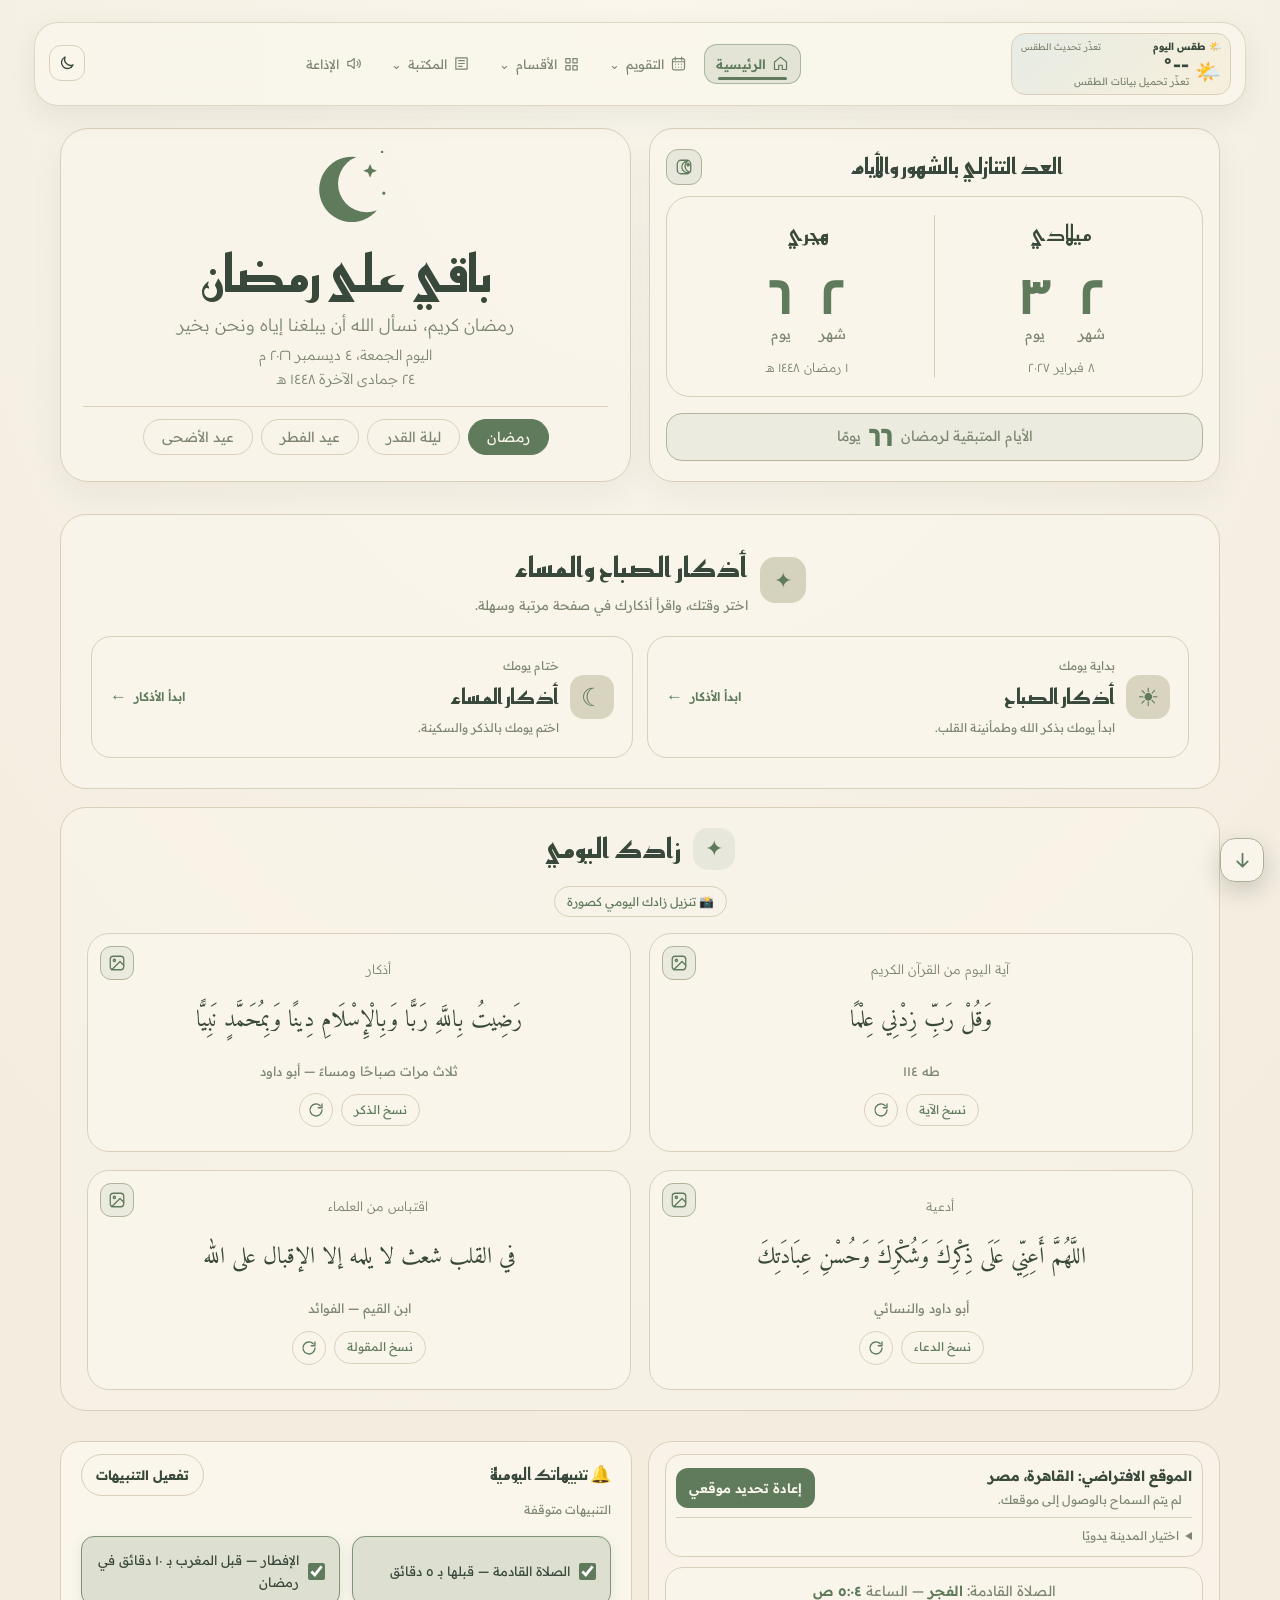
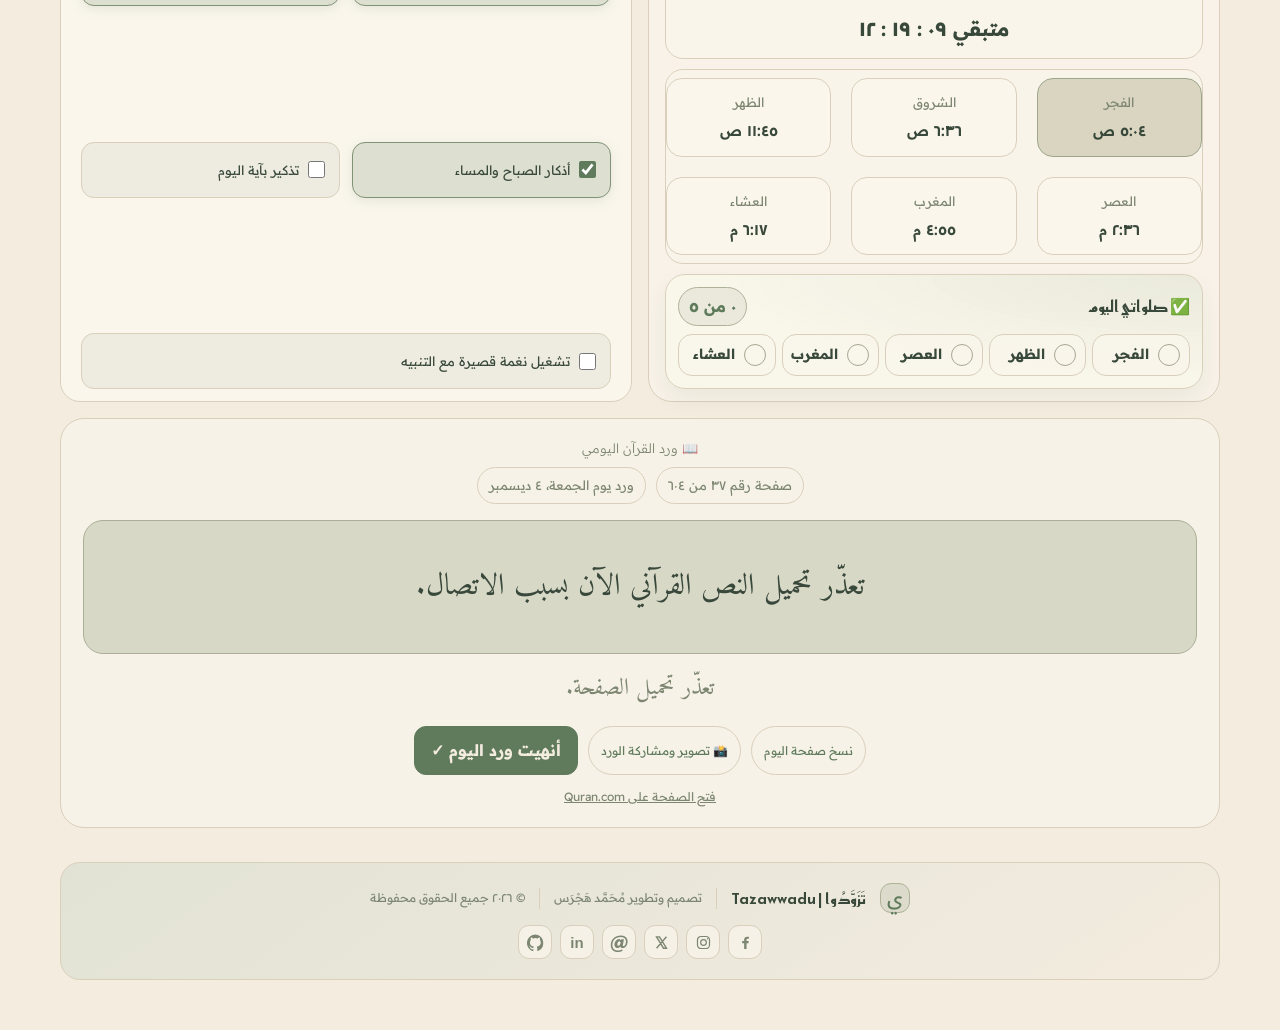
<file: index.html>
<!DOCTYPE html>
<html lang="ar" dir="rtl">
<head>
<meta charset="utf-8">
<meta name="viewport" content="width=device-width, initial-scale=1, viewport-fit=cover">
<meta name="theme-color" content="#F3ECDF">
<title>تَزَوَّدُوا | Tazawwadu</title>
<link rel="icon" type="image/svg+xml" href="favicon.svg">
<link rel="preconnect" href="https://fonts.googleapis.com">
<link href="https://fonts.googleapis.com/css2?family=Amiri:wght@400;700&family=Readex+Pro:wght@300;400;600&family=Reem+Kufi:wght@500;700&display=swap" rel="stylesheet">
<link rel="stylesheet" href="styles.css">
</head>
<body>

<nav class="motion-nav" aria-label="التنقل الرئيسي">
  <div class="motion-nav-info">
    <section class="weather-mini" id="weatherMini" aria-label="طقس اليوم">
      <div class="weather-mini-head"><span class="weather-mini-title">🌤️ طقس اليوم</span><span class="weather-mini-status" id="weatherStatus">جارٍ تحميل الطقس…</span></div>
      <div class="weather-mini-main"><span class="weather-mini-icon" id="weatherIcon">🌤️</span><div><div class="weather-mini-temp" id="weatherTemp">--°</div><div class="weather-mini-desc" id="weatherDesc">حالة الطقس</div></div></div>
      <div class="weather-mini-details"><span id="weatherRange">العظمى --° / الصغرى --°</span><span id="weatherWind">الرياح -- كم/س</span></div>
    </section>
  </div>
  <div class="motion-links" id="primaryNavLinks">
    <button class="theme" id="theme" type="button" aria-label="تبديل الوضع الداكن أو الفاتح" title="تبديل الوضع"></button>
    <button class="nav-menu-toggle" id="navMenuToggle" type="button" aria-label="فتح قائمة التنقل" aria-expanded="false" aria-controls="primaryNavLinks">
      <svg viewBox="0 0 24 24" aria-hidden="true"><path d="M4 6h16M4 12h16M4 18h16"/></svg>
    </button>
    <a href="#home" class="active"><svg class="nav-icon" viewBox="0 0 24 24" aria-hidden="true"><path d="m3.5 10 8.5-7 8.5 7v10.5h-6v-6h-5v6h-6z"/></svg><span class="nav-label">الرئيسية</span></a>
    <div class="calendar-nav-dropdown">
      <button class="calendar-nav-toggle" id="calendarMenuToggle" type="button" aria-haspopup="true" aria-expanded="false" aria-controls="calendarMenu">
        <svg class="nav-icon" viewBox="0 0 24 24" aria-hidden="true"><rect x="3.5" y="5" width="17" height="16" rx="2.5"/><path d="M7.5 3v4M16.5 3v4M3.5 9.5h17M8 13h.01M12 13h.01M16 13h.01M8 17h.01M12 17h.01M16 17h.01"/></svg><span class="nav-label">التقويم</span><span class="calendar-nav-chevron" aria-hidden="true">⌄</span>
      </button>
      <div class="calendar-nav-menu" id="calendarMenu" hidden>
        <button type="button" id="currentCalendarOption">تقويم الشهر الحالي</button>
        <button type="button" id="ramadanCalendarOption">تقويم رمضان ١٤٤٨ هـ</button>
      </div>
    </div>
    <details class="nav-group">
      <summary><svg class="nav-icon" viewBox="0 0 24 24" aria-hidden="true"><path d="M4 5h6v6H4zM14 5h6v6h-6zM4 15h6v6H4zM14 15h6v6h-6z"/></svg><span class="nav-label">الأقسام</span><span class="nav-group-chevron" aria-hidden="true">⌄</span></summary>
      <div class="nav-group-menu">
    <a href="adhkar.html?period=morning"><svg class="nav-icon" viewBox="0 0 24 24" aria-hidden="true"><circle cx="12" cy="12" r="4"/><path d="M12 2v2m0 16v2M4.93 4.93l1.42 1.42m11.3 11.3 1.42 1.42M2 12h2m16 0h2M4.93 19.07l1.42-1.42m11.3-11.3 1.42-1.42"/></svg><span class="nav-label">أذكار الصباح</span></a>
    <a href="adhkar.html?period=evening"><svg class="nav-icon" viewBox="0 0 24 24" aria-hidden="true"><path d="M20.5 15.5A8.5 8.5 0 0 1 8.5 3.5 8.5 8.5 0 1 0 20.5 15.5Z"/></svg><span class="nav-label">أذكار المساء</span></a>
    <a href="#daily-content"><svg class="nav-icon" viewBox="0 0 24 24" aria-hidden="true"><path d="m12 2 1.8 6.2L20 10l-6.2 1.8L12 18l-1.8-6.2L4 10l6.2-1.8zM19 16l1 3 3 1-3 1-1 3-1-3-3-1 3-1z"/></svg><span class="nav-label">زادك اليومي</span></a>
    <a href="#prayer"><svg class="nav-icon" viewBox="0 0 24 24" aria-hidden="true"><circle cx="12" cy="12" r="9"/><path d="M12 7v5l3.5 2"/></svg><span class="nav-label">الصلاة</span></a>
    <a href="#notifications"><svg class="nav-icon" viewBox="0 0 24 24" aria-hidden="true"><path d="M18 9a6 6 0 0 0-12 0c0 7-3 7-3 9h18c0-2-3-2-3-9"/><path d="M10 21h4"/></svg><span class="nav-label">التنبيهات</span></a>
    <a href="#quran"><svg class="nav-icon" viewBox="0 0 24 24" aria-hidden="true"><path d="M12 3 9 6l3 3 3-3zM6 9l-3 3 3 3 3-3zM18 9l-3 3 3 3 3-3zM12 15l-3 3 3 3 3-3z"/><path d="m9 6-3 3m9-3 3 3M9 15l3 3m3-3-3 3"/></svg><span class="nav-label">ورد القرآن</span></a>
      </div>
    </details>
    <details class="nav-group">
      <summary><svg class="nav-icon" viewBox="0 0 24 24" aria-hidden="true"><path d="M4 4h16v16H4zM8 8h8M8 12h8M8 16h5"/></svg><span class="nav-label">المكتبة</span><span class="nav-group-chevron" aria-hidden="true">⌄</span></summary>
      <div class="nav-group-menu">
    <a href="reels.html"><svg class="nav-icon" viewBox="0 0 24 24" aria-hidden="true"><rect x="3" y="3" width="18" height="18" rx="4"/><path d="m10 8 6 4-6 4zM3 8h18M8 3l3 5M15 3l3 5"/></svg><span class="nav-label">ريل</span></a>
    <a href="posts.html"><svg class="nav-icon" viewBox="0 0 24 24" aria-hidden="true"><path d="M5 4h14a2 2 0 0 1 2 2v12a2 2 0 0 1-2 2H5a2 2 0 0 1-2-2V6a2 2 0 0 1 2-2z"/><path d="M7 8h10M7 12h10M7 16h6"/></svg><span class="nav-label">المنشورات</span></a>
    <a href="hadith.html"><svg class="nav-icon" viewBox="0 0 24 24" aria-hidden="true"><path d="M4 5.5A2.5 2.5 0 0 1 6.5 3H20v15H6.5A2.5 2.5 0 0 0 4 20.5z"/><path d="M4 5.5v15M8 7h8M8 11h8"/></svg><span class="nav-label">الأحاديث</span></a>
    <a href="quran.html"><svg class="nav-icon" viewBox="0 0 24 24" aria-hidden="true"><path d="M12 6.5C9.5 4.7 6.2 4.5 3.5 5.5v14c3-1.2 6-.8 8.5 1 2.5-1.8 5.5-2.2 8.5-1v-14c-2.7-1-6-.8-8.5 1zM12 6.5v14"/></svg><span class="nav-label">المصحف</span></a>
    <a href="data-analysis.html"><svg class="nav-icon" viewBox="0 0 24 24" aria-hidden="true"><path d="M4 19V5m0 14h17M8 16v-4m5 4V8m5 8v-7"/></svg><span class="nav-label">تحليل البيانات</span></a>
      </div>
    </details>
    <a class="radio-nav-toggle" href="radio.html" aria-label="الإذاعة العامة">
      <svg class="nav-icon" viewBox="0 0 24 24" aria-hidden="true"><path d="M4 9v6h4l5 4V5L8 9zM17 9a4 4 0 0 1 0 6M19.5 6.5a8 8 0 0 1 0 11"/></svg><span class="nav-label">الإذاعة</span>
    </a>
  </div>
</nav>

<main id="home">
  <div class="hero-countdown-layout">
  <header class="hero">
    <div class="hero-brand">
      <svg class="moon" viewBox="0 0 100 100" aria-hidden="true">
        <path d="M62 14a38 38 0 1 0 24 62A32 32 0 0 1 62 14z" fill="var(--accent)"/>
        <path class="st" d="M78 22l2.4 5.6 5.6 2.4-5.6 2.4L78 38l-2.4-5.6L70 30l5.6-2.4z" fill="var(--accent)"/>
        <circle class="st st2" cx="94" cy="56" r="1.8" fill="var(--accent)"/>
        <circle class="st" cx="92" cy="8" r="1.4" fill="var(--accent)"/>
      </svg>
      <div class="hero-copy">
        <h1 id="title">باقي على رمضان</h1>
        <p class="sub" id="sub"></p>
        <p class="today" id="today"></p>
      </div>
    </div>
    <nav class="tabs" id="tabs" aria-label="المناسبات"></nav>
  </header>
  <section class="countdown-panel" aria-label="العد التنازلي">
    <div class="countdown-heading-row">
      <h2 class="countdown-heading">العد التنازلي بالشهور والأيام</h2>
      <button class="share countdown-share-icon" id="share" type="button" aria-label="إنشاء صورة العدّ التنازلي" aria-haspopup="dialog" aria-expanded="false" title="إنشاء صورة العدّ التنازلي">
        <svg viewBox="0 0 24 24" aria-hidden="true"><rect x="3" y="3" width="18" height="18" rx="5"/><path d="M16.5 4.5a7.5 7.5 0 1 0 3 14.4A8.3 8.3 0 0 1 16.5 4.5Z"/><path d="m17.5 7 .55 1.15 1.25.18-.9.88.21 1.24-1.11-.59-1.11.59.21-1.24-.9-.88 1.25-.18L17.5 7Z"/></svg>
      </button>
    </div>
    <section class="pair" id="pair" aria-label="العد التنازلي بالشهور والأيام">
      <div class="col">
        <h2>ميلادي</h2>
        <div class="nums">
          <div><span class="n" id="gm">٠</span><span class="l">شهر</span></div>
          <div><span class="n" id="gd">٠</span><span class="l">يوم</span></div>
        </div>
        <p class="dt" id="gdate"></p>
      </div>
      <div class="col">
        <h2>هجري</h2>
        <div class="nums">
          <div><span class="n" id="hm">٠</span><span class="l">شهر</span></div>
          <div><span class="n" id="hd">٠</span><span class="l">يوم</span></div>
        </div>
        <p class="dt" id="hdate"></p>
      </div>
    </section>
    <div class="ramadan-days-counter" aria-live="polite">
      <span>الأيام المتبقية لرمضان</span>
      <strong id="ramadanDaysRemaining">--</strong>
      <span>يومًا</span>
    </div>
    <p class="rmday" id="rmday"></p>
    <p class="done" id="done"></p>
    <div class="nights" id="nights"></div>
  </section>
  </div>
  <dialog class="calendar-dialog" id="calendar" aria-labelledby="calendarTitle">
    <div class="calendar">
      <div class="cal-head"><strong id="calendarTitle">تقويم رمضان</strong><button class="tool-btn" id="calendarClose" type="button">إغلاق</button></div>
      <div class="cal-grid" id="calGrid"></div>
    </div>
  </dialog>
  <dialog class="calendar-dialog current-calendar-dialog" id="current-calendar" aria-labelledby="currentCalendarTitle">
    <div class="calendar">
      <div class="cal-head"><strong id="currentCalendarTitle">تقويم الشهر الحالي</strong><button class="tool-btn" id="currentCalendarClose" type="button">إغلاق</button></div>
      <div class="cal-grid" id="currentCalendarGrid"></div>
    </div>
  </dialog>
  <section class="home-adhkar-section" aria-labelledby="homeAdhkarTitle">
    <div class="home-adhkar-heading">
      <span class="home-adhkar-heading-mark" aria-hidden="true">✦</span>
      <div>
        <h2 id="homeAdhkarTitle">أذكار الصباح والمساء</h2>
        <p>اختر وقتك، واقرأ أذكارك في صفحة مرتبة وسهلة.</p>
      </div>
    </div>
    <div class="home-adhkar-cards">
      <a class="home-adhkar-card morning" href="adhkar.html?period=morning">
        <span class="home-adhkar-icon" aria-hidden="true">☀</span>
        <span class="home-adhkar-copy">
          <span class="home-adhkar-period">بداية يومك</span>
          <strong>أذكار الصباح</strong>
          <span class="home-adhkar-description">ابدأ يومك بذكر الله وطمأنينة القلب.</span>
        </span>
        <span class="home-adhkar-action">ابدأ الأذكار <span aria-hidden="true">←</span></span>
      </a>
      <a class="home-adhkar-card evening" href="adhkar.html?period=evening">
        <span class="home-adhkar-icon" aria-hidden="true">☾</span>
        <span class="home-adhkar-copy">
          <span class="home-adhkar-period">ختام يومك</span>
          <strong>أذكار المساء</strong>
          <span class="home-adhkar-description">اختم يومك بالذكر والسكينة.</span>
        </span>
        <span class="home-adhkar-action">ابدأ الأذكار <span aria-hidden="true">←</span></span>
      </a>
    </div>
  </section>
  <section class="personal-panels" aria-label="المحتوى اليومي">
    <section class="daily-content-section" id="daily-content" aria-label="المحتوى اليومي">
      <div class="daily-content-heading">
        <span class="daily-content-mark" aria-hidden="true">✦</span>
        <div><h2>زادك اليومي</h2></div>
      </div>
      <div class="section-capture-actions">
        <button class="copy-btn capture-btn" id="captureDaily" type="button" data-screenshot-ignore aria-haspopup="dialog" aria-expanded="false">📸 تنزيل زادك اليومي كصورة</button>
      </div>
      <div class="content-cards">
        <section class="verse" id="daily-verse" aria-label="آية اليوم">
          <div class="vh">آية اليوم من القرآن الكريم</div>
          <button class="card-capture-button" type="button" data-capture-card="daily-verse" data-screenshot-ignore aria-label="إنشاء صورة آية اليوم" title="إنشاء صورة آية اليوم" aria-haspopup="dialog" aria-controls="captureStylePopover" aria-expanded="false"><svg viewBox="0 0 24 24" aria-hidden="true"><rect x="3" y="3" width="18" height="18" rx="4"/><circle cx="8.5" cy="8.5" r="1.5"/><path d="m21 15-5-5L5 21"/></svg></button>
          <p id="vt"></p>
          <div class="vrow"><small id="vr"></small><button class="copy-btn" data-copy="vt" type="button">نسخ الآية</button><button class="vbtn" id="vnext" aria-label="آية أخرى" title="آية أخرى"><svg viewBox="0 0 24 24" fill="none" stroke="currentColor" stroke-width="1.8" stroke-linecap="round" stroke-linejoin="round"><path d="M20 12a8 8 0 1 1-2.3-5.7"/><path d="M20 4v5h-5"/></svg></button></div>
        </section>
        <section class="verse" id="adhkar" aria-label="أذكار">
          <div class="vh">أذكار</div>
          <button class="card-capture-button" type="button" data-capture-card="adhkar" data-screenshot-ignore aria-label="إنشاء صورة الذكر اليومي" title="إنشاء صورة الذكر اليومي" aria-haspopup="dialog" aria-controls="captureStylePopover" aria-expanded="false"><svg viewBox="0 0 24 24" aria-hidden="true"><rect x="3" y="3" width="18" height="18" rx="4"/><circle cx="8.5" cy="8.5" r="1.5"/><path d="m21 15-5-5L5 21"/></svg></button>
          <p id="zt"></p>
          <div class="vrow"><small id="zr"></small><button class="copy-btn" data-copy="zt" type="button">نسخ الذكر</button><button class="vbtn" id="znext" aria-label="ذكر آخر"><svg viewBox="0 0 24 24" fill="none" stroke="currentColor" stroke-width="1.8" stroke-linecap="round" stroke-linejoin="round"><path d="M20 12a8 8 0 1 1-2.3-5.7"/><path d="M20 4v5h-5"/></svg></button></div>
        </section>
        <section class="verse" id="duas" aria-label="أدعية">
          <div class="vh">أدعية</div>
          <button class="card-capture-button" type="button" data-capture-card="duas" data-screenshot-ignore aria-label="إنشاء صورة دعاء اليوم" title="إنشاء صورة دعاء اليوم" aria-haspopup="dialog" aria-controls="captureStylePopover" aria-expanded="false"><svg viewBox="0 0 24 24" aria-hidden="true"><rect x="3" y="3" width="18" height="18" rx="4"/><circle cx="8.5" cy="8.5" r="1.5"/><path d="m21 15-5-5L5 21"/></svg></button>
          <p id="dt"></p>
          <div class="vrow"><small id="dr"></small><button class="copy-btn" data-copy="dt" type="button">نسخ الدعاء</button><button class="vbtn" id="dnext" aria-label="دعاء آخر"><svg viewBox="0 0 24 24" fill="none" stroke="currentColor" stroke-width="1.8" stroke-linecap="round" stroke-linejoin="round"><path d="M20 12a8 8 0 1 1-2.3-5.7"/><path d="M20 4v5h-5"/></svg></button></div>
        </section>
        <section class="verse quote-card" id="quotes" aria-label="اقتباس من أقوال علماء المسلمين">
          <div class="vh">اقتباس من العلماء</div>
          <button class="card-capture-button" type="button" data-capture-card="quotes" data-screenshot-ignore aria-label="إنشاء صورة اقتباس اليوم" title="إنشاء صورة اقتباس اليوم" aria-haspopup="dialog" aria-controls="captureStylePopover" aria-expanded="false"><svg viewBox="0 0 24 24" aria-hidden="true"><rect x="3" y="3" width="18" height="18" rx="4"/><circle cx="8.5" cy="8.5" r="1.5"/><path d="m21 15-5-5L5 21"/></svg></button>
          <p id="qt"></p>
          <div class="vrow"><small id="qr"></small><button class="copy-btn" data-copy="qt" type="button">نسخ المقولة</button><button class="vbtn" id="qnext" aria-label="مقولة أخرى" title="مقولة أخرى"><svg viewBox="0 0 24 24" fill="none" stroke="currentColor" stroke-width="1.8" stroke-linecap="round" stroke-linejoin="round"><path d="M20 12a8 8 0 1 1-2.3-5.7"/><path d="M20 4v5h-5"/></svg></button></div>
        </section>
      </div>
    </section>
  </section>

  <!-- Prayer times and daily notifications sit side by side; Quran spans the full width below. -->
      <section class="prayer-daily-layout" aria-label="مواقيت الصلاة والتنبيهات اليومية">
<section class="prayer-card" id="prayer">
        <div class="global-location-picker" aria-label="موقعك ومواقيت الصلاة">
          <div class="location-summary">
            <div class="location-summary-copy">
              <strong id="selectedLocationLabel">الموقع الافتراضي: القاهرة، مصر</strong>
              <span id="citySearchStatus" class="location-status" role="status" aria-live="polite">جارٍ محاولة تحديد موقعك تلقائيًا…</span>
            </div>
            <button id="detectLocation" class="detect-location-btn" type="button">تحديد موقعي</button>
          </div>
          <details class="manual-location" id="manualLocation">
            <summary>اختيار المدينة يدويًا</summary>
            <div class="manual-location-fields">
              <div class="location-field"><label for="citySearch">المدينة / المحافظة</label><div class="city-search-row"><input id="citySearch" type="search" placeholder="اكتب اسم المدينة…" value="القاهرة" autocomplete="off"><button id="searchCityBtn" type="button">بحث</button></div></div>
              <div id="cityResults" class="city-results" role="listbox" aria-label="نتائج المدن"></div>
            </div>
          </details>
        </div>
        <select id="citySelect" class="city-select" aria-label="المدينة" hidden><option value="cairo">القاهرة</option></select>
        <p class="ift next-prayer-banner" id="ift" aria-live="polite"></p>
        <section class="pray" aria-label="مواقيت الصلاة">
    <p class="nextp" id="nextp" hidden></p>
    <div class="pg" id="pg"></div>
  </section>
  <section class="prayer-checklist" aria-label="تسجيل الصلوات التي أديتها">
    <div class="prayer-checklist-head"><strong>✅ صلواتي اليوم</strong><span id="prayerCheckCount">٠ من ٥</span></div>
    <div class="prayer-checks">
      <label><input type="checkbox" data-prayer-check="fajr"> الفجر</label>
      <label><input type="checkbox" data-prayer-check="dhuhr"> الظهر</label>
      <label><input type="checkbox" data-prayer-check="asr"> العصر</label>
      <label><input type="checkbox" data-prayer-check="maghrib"> المغرب</label>
      <label><input type="checkbox" data-prayer-check="isha"> العشاء</label>
    </div>
  </section>
      </section>
      <section class="automation-panel" id="notifications" aria-label="إعدادات التنبيهات اليومية">
        <div class="panel-head"><strong>🔔 تنبيهاتك اليومية</strong><button class="tool-btn notification-enable-button" id="notifyToggle" type="button" aria-pressed="false">تفعيل التنبيهات</button></div>
        <p class="notify-status" id="notifyStatus" role="status" aria-live="polite"></p>
        <div class="notify-options">
          <label class="notify-option"><input type="checkbox" id="prefPrayer" checked> الصلاة القادمة — قبلها بـ ٥ دقائق</label>
          <label class="notify-option"><input type="checkbox" id="prefIftar" checked> الإفطار — قبل المغرب بـ ١٠ دقائق في رمضان</label>
          <label class="notify-option"><input type="checkbox" id="prefAdhkar" checked> أذكار الصباح والمساء</label>
          <label class="notify-option"><input type="checkbox" id="prefVerse"> تذكير بآية اليوم</label>
          <label class="notify-option notify-sound-option"><input type="checkbox" id="prefSound"> تشغيل نغمة قصيرة مع التنبيه</label>
        </div>
      </section>
      <section class="verse quran-daily-card" id="quran" aria-label="ورد القرآن اليومي">
        <div class="vh">📖 ورد القرآن اليومي</div>
        <div class="quran-meta"><span id="quranPageLabel">صفحة ١ من ٦٠٤</span><span id="quranDateLabel"></span></div>
        <div class="quran-page" id="quranPageText" lang="ar" dir="rtl" aria-live="polite">جارٍ تحميل صفحة القرآن الكريم…</div>
        <p class="quran-note" id="quranStatus" aria-live="polite"></p>
        <div class="quran-actions"><button class="copy-btn" id="copyQuran" type="button">نسخ صفحة اليوم</button><button class="copy-btn capture-btn" id="captureQuran" type="button" data-screenshot-ignore aria-haspopup="dialog" aria-expanded="false">📸 تصوير ومشاركة الورد</button><button class="quran-complete" id="quranComplete" type="button" data-screenshot-ignore>أنهيت ورد اليوم ✓</button></div>
        <a class="quran-source" id="quranSource" href="https://quran.com/" target="_blank" rel="noopener">فتح الصفحة على Quran.com</a>
      </section>
      </section>

  <footer class="site-footer">
    <span class="footer-brand-mark" aria-hidden="true">ي</span>
    <strong class="footer-brand">تَزَوَّدُوا | Tazawwadu</strong>
    <span class="footer-credit">تصميم وتطوير مُحَمَّد هَجْرَس</span>
    <span class="footer-copyright">© <span id="copyrightYear">٢٠٢٦</span> جميع الحقوق محفوظة</span>
    <div class="footer-socials" aria-label="حسابات التواصل الاجتماعي">
      <span class="footer-social-icon" role="img" aria-label="فيسبوك"><svg viewBox="0 0 24 24" aria-hidden="true"><path d="M13.5 21v-8h2.7l.4-3h-3.1V8.1c0-.9.3-1.5 1.6-1.5h1.7V3.9c-.3 0-1.3-.1-2.5-.1-2.5 0-4.2 1.5-4.2 4.3V10H7.3v3h2.8v8z"/></svg></span>
      <span class="footer-social-icon" role="img" aria-label="إنستجرام"><svg viewBox="0 0 24 24" aria-hidden="true"><rect x="3.5" y="3.5" width="17" height="17" rx="5"/><circle cx="12" cy="12" r="4"/><circle class="social-dot" cx="17.7" cy="6.8" r="1"/></svg></span>
      <span class="footer-social-icon footer-x-icon" role="img" aria-label="تويتر أو X"><svg viewBox="0 0 24 24" aria-hidden="true"><path d="M5 4h4.2l9.8 16h-4.2zM19 4 5 20"/></svg></span>
      <span class="footer-social-icon footer-threads-icon" role="img" aria-label="ثريدز">@</span>
      <span class="footer-social-icon footer-linkedin-icon" role="img" aria-label="لينكدإن">in</span>
      <a class="footer-social-icon" href="https://github.com/" target="_blank" rel="noopener" aria-label="GitHub" title="GitHub"><svg viewBox="0 0 24 24" aria-hidden="true"><path d="M12 .8a12 12 0 0 0-3.8 23.4c.6.1.8-.3.8-.6v-2.1c-3.4.7-4.1-1.5-4.1-1.5-.6-1.5-1.4-1.9-1.4-1.9-1.1-.8.1-.8.1-.8 1.2.1 1.8 1.2 1.8 1.2 1.1 1.8 2.9 1.3 3.6.9.1-.8.4-1.3.8-1.6-2.7-.3-5.6-1.4-5.6-6.1 0-1.3.5-2.5 1.2-3.3-.1-.3-.5-1.7.1-3.4 0 0 1-.3 3.3 1.2a11.5 11.5 0 0 1 6 0c2.3-1.5 3.3-1.2 3.3-1.2.6 1.7.2 3.1.1 3.4.8.8 1.2 2 1.2 3.3 0 4.8-2.9 5.8-5.7 6.1.4.4.8 1.1.8 2.2v3.3c0 .3.2.7.8.6A12 12 0 0 0 12 .8Z"/></svg></a>
    </div>
  </footer>
</main>

<div class="page-navigation-actions" aria-label="التنقل السريع">
  <button class="page-scroll-button" id="scrollToBottom" type="button" aria-label="انتقل إلى أسفل الصفحة" title="انتقل إلى أسفل الصفحة">
    <svg viewBox="0 0 24 24" aria-hidden="true"><path d="M12 4v15M6 13l6 6 6-6"/></svg>
  </button>
  <button class="page-scroll-button" id="scrollToTop" type="button" aria-label="العودة إلى أعلى الصفحة" title="العودة إلى أعلى الصفحة" hidden>
    <svg viewBox="0 0 24 24" aria-hidden="true"><path d="M12 20V5M6 11l6-6 6 6"/></svg>
  </button>
</div>

<div class="ov" id="ov" role="dialog" aria-label="صورة للمشاركة">
  <img id="img" alt="صورة العد التنازلي">
  <div class="row"><button id="send">مشاركة</button><button id="downloadImage">تنزيل الصورة</button><button id="close">إغلاق</button></div>
</div>

<select id="shareStyle" class="share-style-select" aria-label="اختيار شكل صورة المشاركة" hidden>
  <option value="classic">كلاسيكي</option><option value="night">ليلي ذهبي</option><option value="light">فاتح</option>
</select>
<select id="shareSize" aria-label="اختيار مقاس صورة المشاركة" hidden>
  <option value="vertical">رأسي</option><option value="square">مربع</option>
</select>
<div class="capture-style-popover" id="captureStylePopover" role="dialog" aria-label="اختيار شكل الصورة" hidden>
  <strong>مقاس الصورة</strong>
  <div class="capture-style-options capture-size-options">
    <button type="button" data-size="vertical">رأسي · للقصص</button>
    <button type="button" data-size="square">مربع · للمنشورات</button>
  </div>
  <strong>نمط الصورة</strong>
  <div class="capture-style-options">
    <button type="button" data-style="classic">كلاسيكي</button>
    <button type="button" data-style="night">ليلي ذهبي</button>
    <button type="button" data-style="light">فاتح</button>
  </div>
  <button type="button" class="capture-style-create" id="captureCreateButton">إنشاء الصورة</button>
  <button type="button" class="capture-style-cancel" id="captureStyleCancel">إلغاء</button>
</div>
<div class="floating-toast" id="floatingToast" role="status" aria-live="polite"><strong></strong><p></p></div>
<script src="script.js"></script>
<script src="scroll-navigation.js"></script>
</body>
</html>
</file>
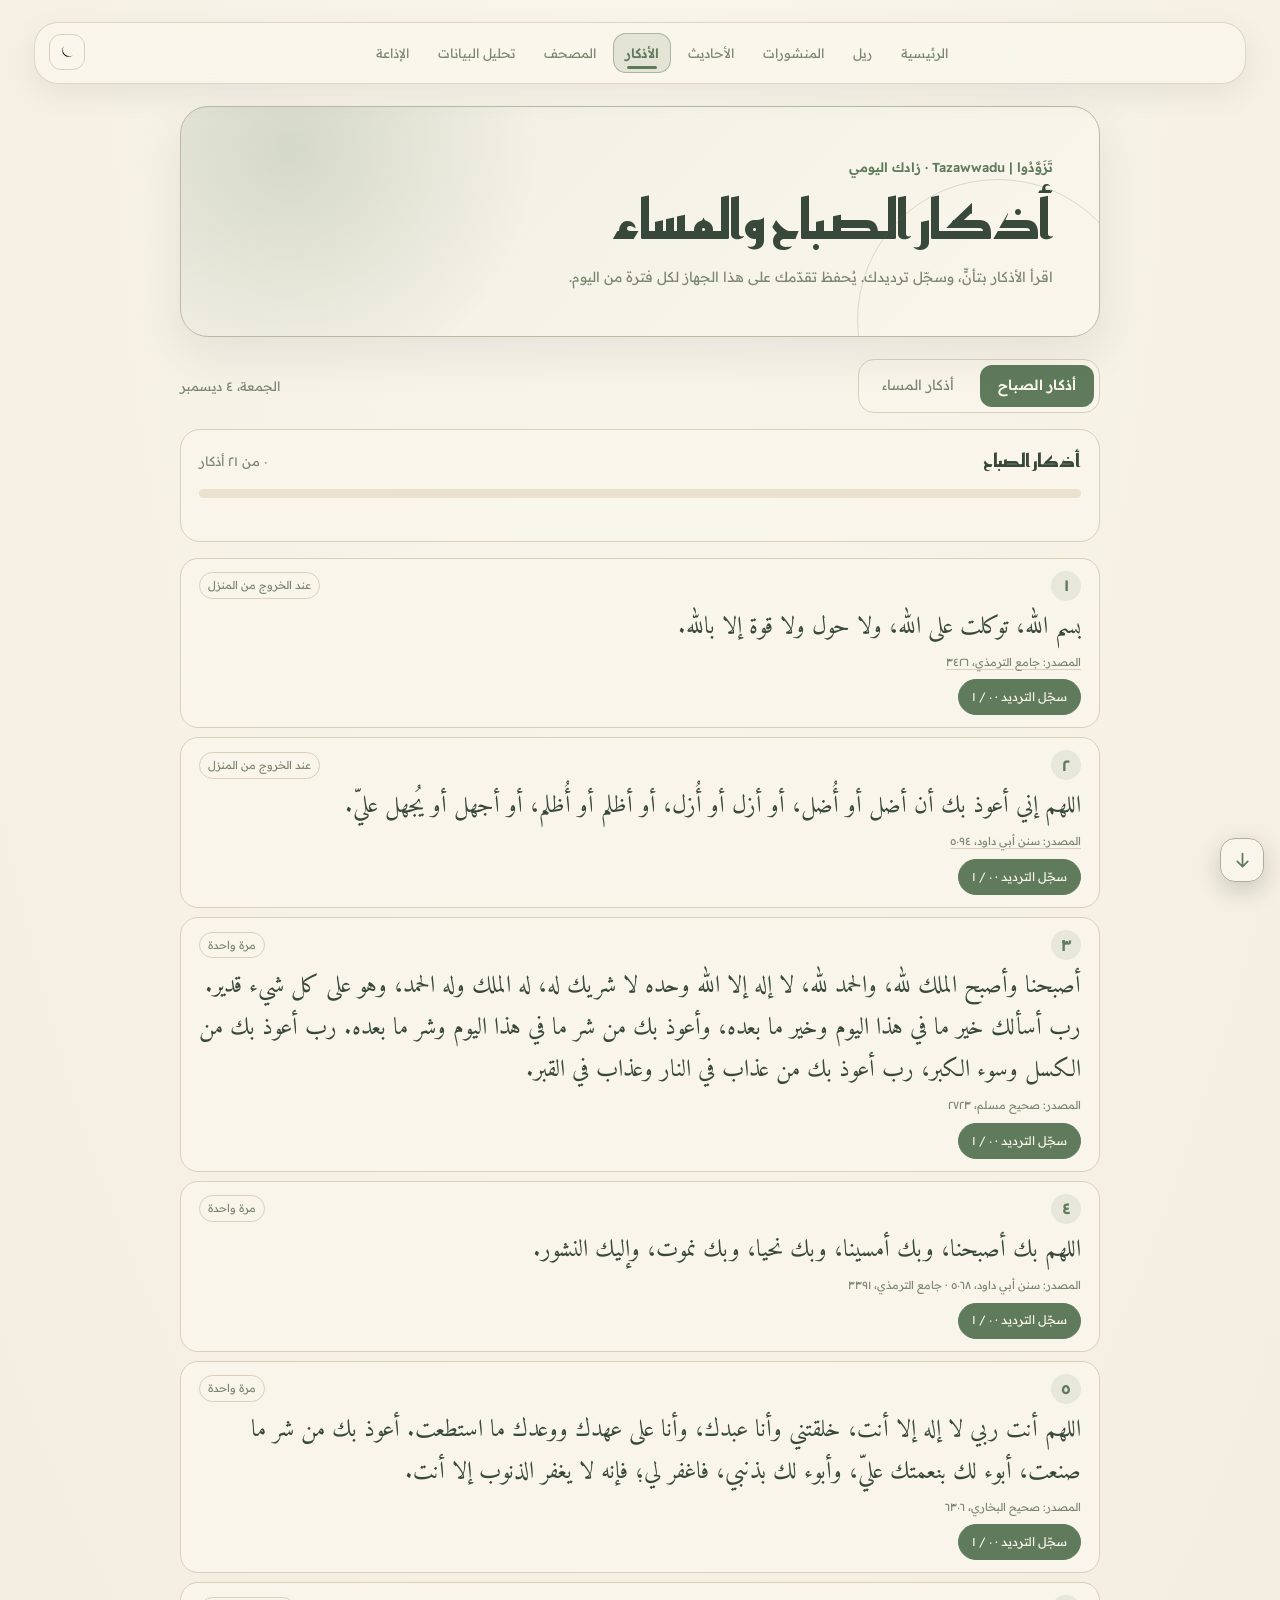
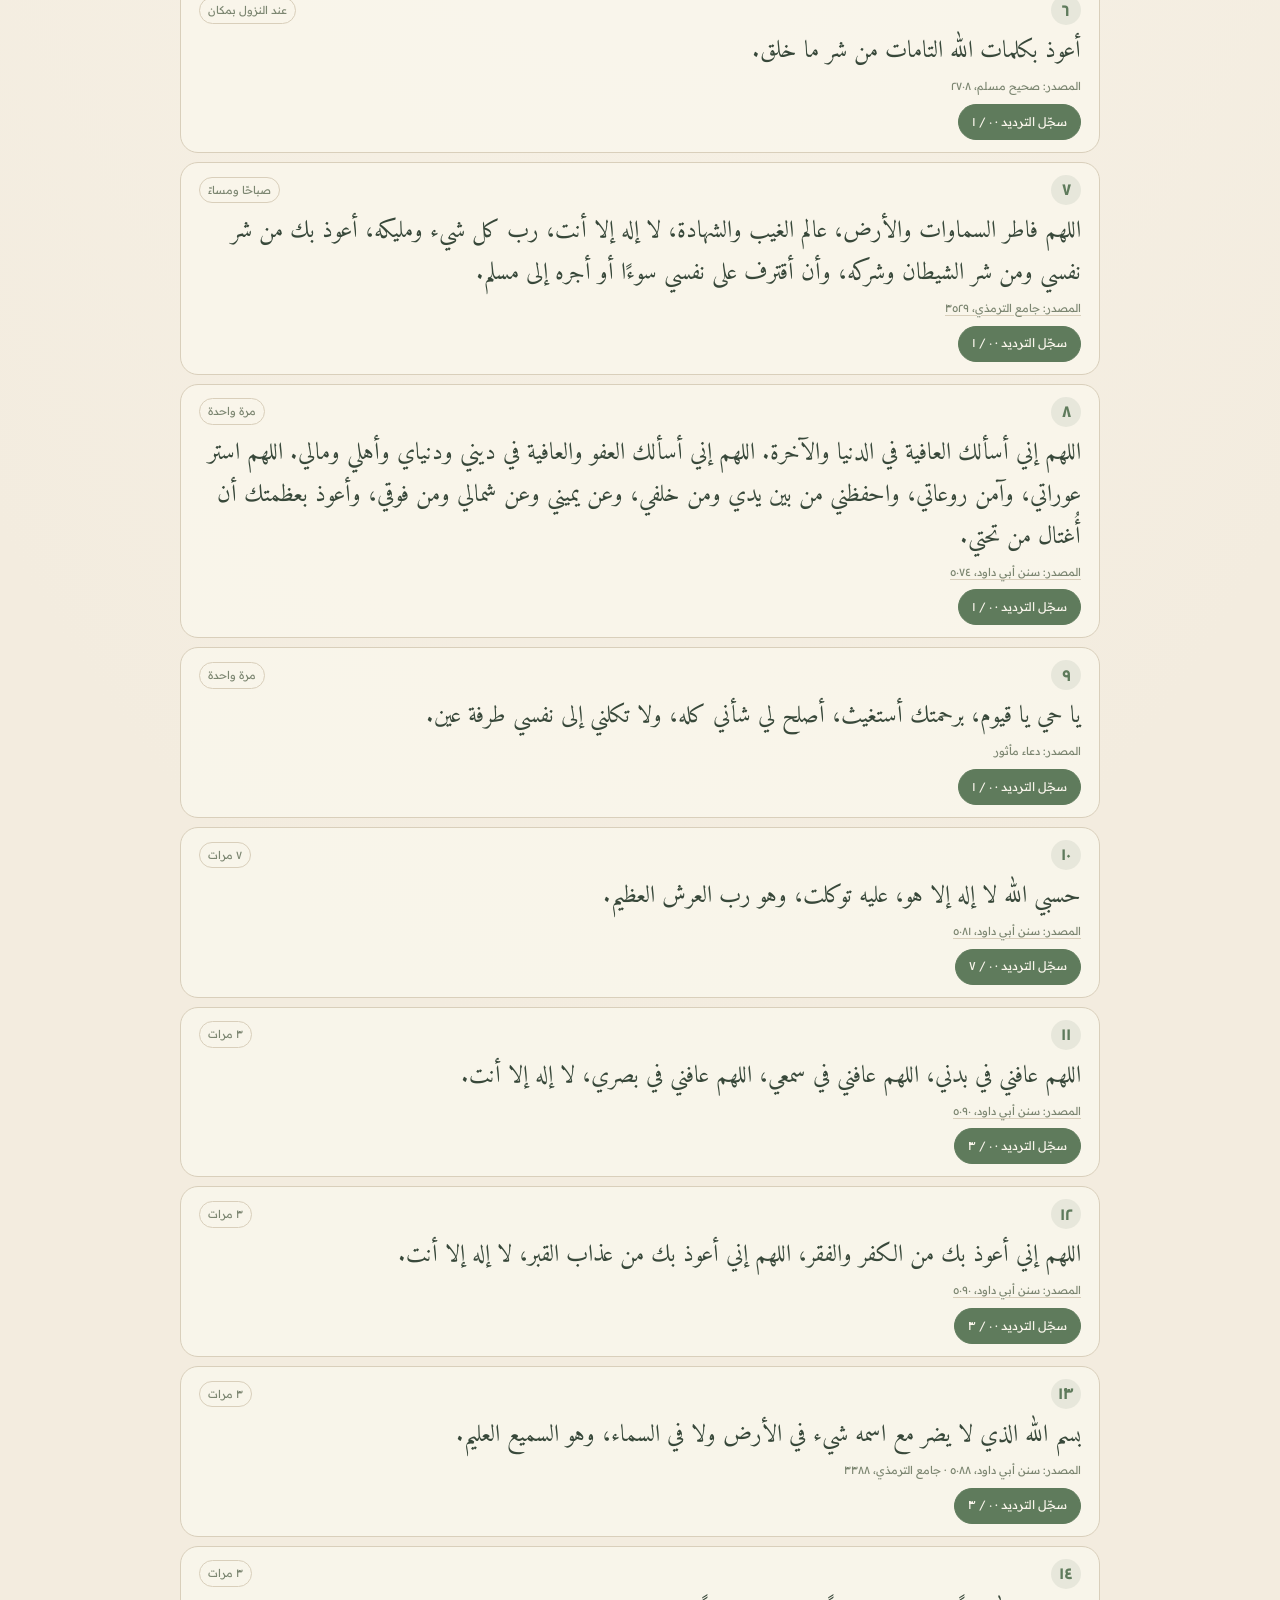
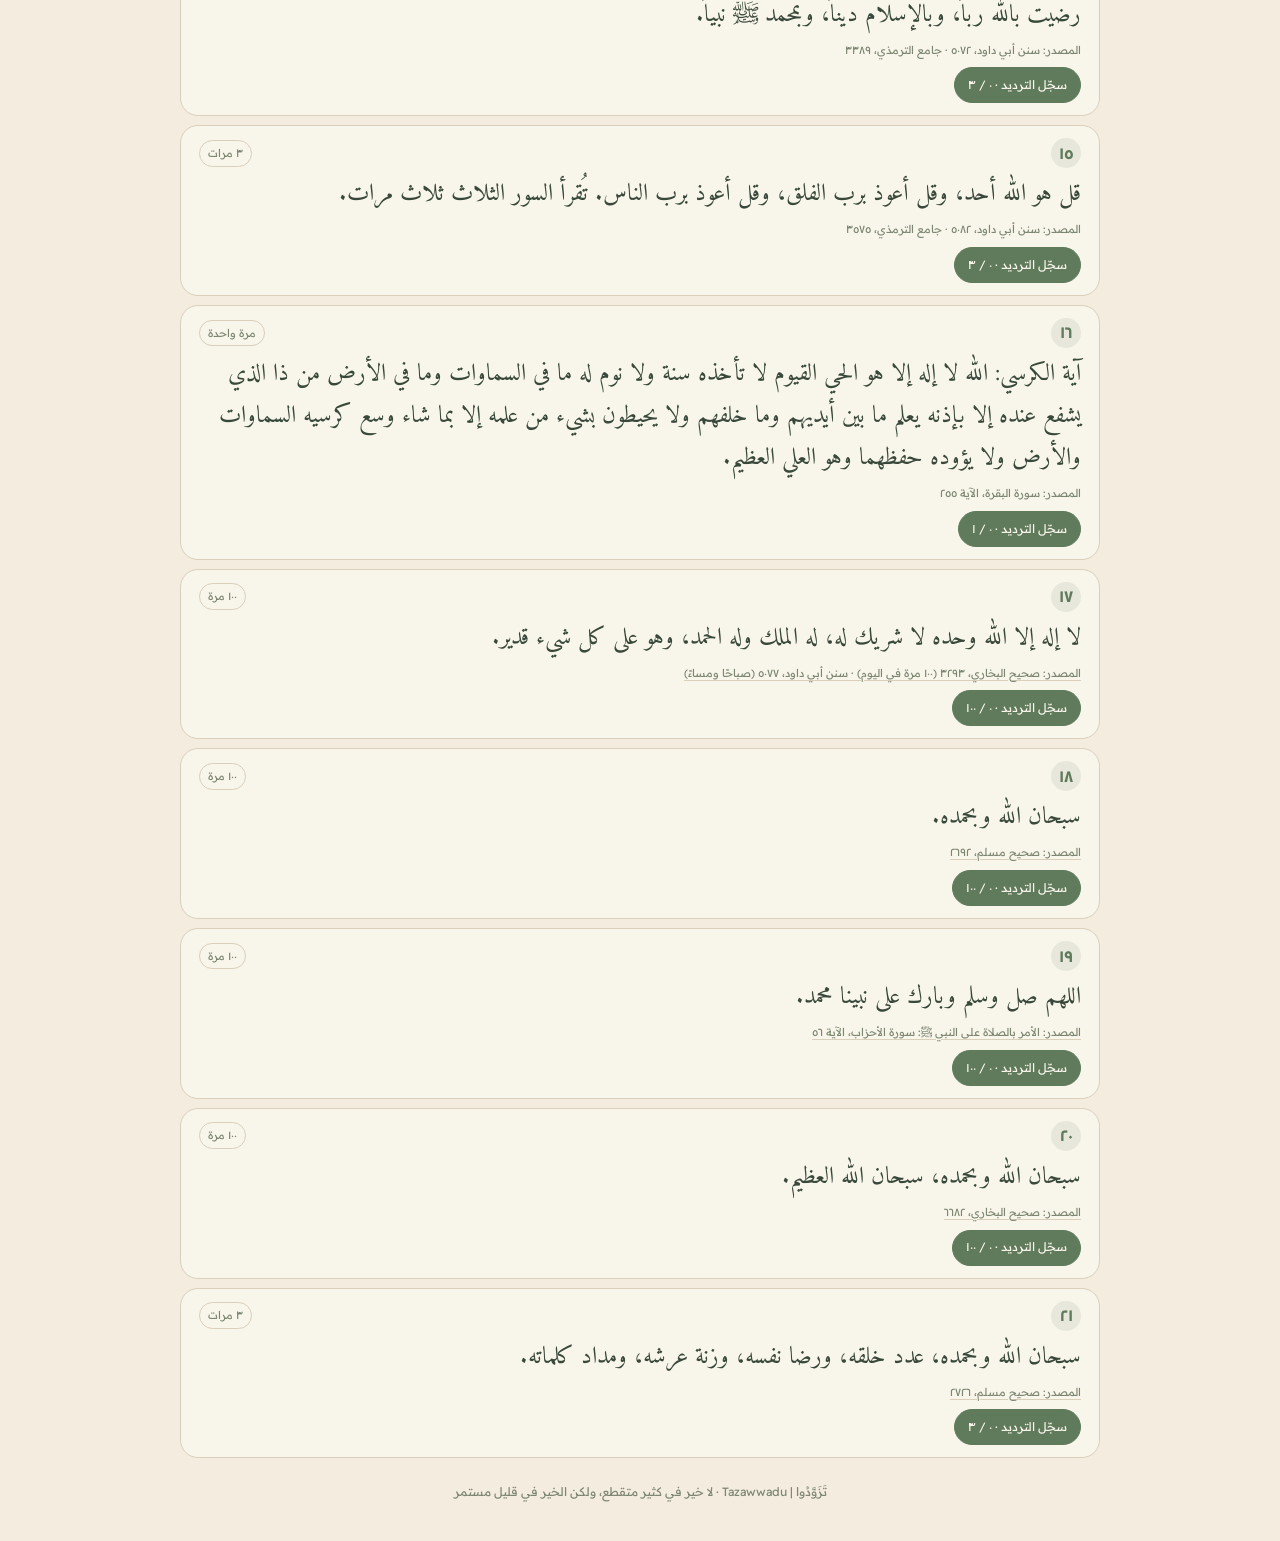
<file: adhkar.html>
<!DOCTYPE html>
<html lang="ar" dir="rtl">
<head>
<meta charset="utf-8">
<meta name="viewport" content="width=device-width, initial-scale=1, viewport-fit=cover">
<meta name="theme-color" content="#F3ECDF">
<title>أذكار الصباح والمساء | تَزَوَّدُوا | Tazawwadu</title>
<link rel="icon" type="image/svg+xml" href="favicon.svg">
<link rel="preconnect" href="https://fonts.googleapis.com">
<link href="https://fonts.googleapis.com/css2?family=Amiri:wght@400;700&family=Readex+Pro:wght@300;400;600&family=Reem+Kufi:wght@500;700&display=swap" rel="stylesheet">
<link rel="stylesheet" href="styles.css">
<link rel="stylesheet" href="content-pages.css">
</head>
<body class="content-page-body adhkar-page-body">
<nav class="motion-nav" aria-label="التنقل الرئيسي">
  <div class="motion-links" id="primaryNavLinks">
    <button class="theme" id="theme" type="button" aria-label="تبديل الوضع الداكن أو الفاتح" title="تبديل الوضع"></button>
    <button class="nav-menu-toggle" id="navMenuToggle" type="button" aria-label="فتح قائمة التنقل" aria-expanded="false" aria-controls="primaryNavLinks"><svg viewBox="0 0 24 24" aria-hidden="true"><path d="M4 6h16M4 12h16M4 18h16"/></svg></button>
    <a href="index.html#home"><span class="nav-label">الرئيسية</span></a>
    <a href="reels.html"><span class="nav-label">ريل</span></a>
    <a href="posts.html"><span class="nav-label">المنشورات</span></a>
    <a href="hadith.html"><span class="nav-label">الأحاديث</span></a>
    <a href="adhkar.html" class="active" aria-current="page"><span class="nav-label">الأذكار</span></a>
    <a href="quran.html"><span class="nav-label">المصحف</span></a>
    <a href="data-analysis.html"><span class="nav-label">تحليل البيانات</span></a>
    <a href="radio.html"><span class="nav-label">الإذاعة</span></a>
  </div>
</nav>
<main class="content-page-main adhkar-page-main">
  <header class="content-page-heading">
    <span class="content-page-kicker">تَزَوَّدُوا | Tazawwadu · زادك اليومي</span>
    <h1>أذكار الصباح والمساء</h1>
    <p>اقرأ الأذكار بتأنٍّ، وسجّل ترديدك. يُحفظ تقدّمك على هذا الجهاز لكل فترة من اليوم.</p>
  </header>
  <section class="adhkar-content" aria-labelledby="adhkarPeriodTitle">
    <div class="adhkar-toolbar">
      <div class="adhkar-tabs" role="tablist" aria-label="اختر فترة الأذكار">
        <button class="adhkar-tab" id="morningTab" type="button" role="tab" aria-selected="true" aria-controls="adhkarList">أذكار الصباح</button>
        <button class="adhkar-tab" id="eveningTab" type="button" role="tab" aria-selected="false" aria-controls="adhkarList" tabindex="-1">أذكار المساء</button>
      </div>
      <span class="adhkar-date" id="adhkarDate"></span>
    </div>
    <div class="adhkar-progress-card">
      <div class="adhkar-progress-heading">
        <h2 id="adhkarPeriodTitle">أذكار الصباح</h2>
        <span id="adhkarProgressText">٠ من ٧ أذكار</span>
      </div>
      <div class="adhkar-progress-track" role="progressbar" aria-label="تقدمك في أذكار الفترة" aria-valuemin="0" aria-valuemax="7" aria-valuenow="0">
        <span class="adhkar-progress-fill"></span>
      </div>
      <p class="adhkar-storage-status" id="adhkarStorageStatus" role="status" aria-live="polite"></p>
    </div>
    <div class="adhkar-list" id="adhkarList" role="tabpanel" aria-labelledby="morningTab" tabindex="0"></div>
  </section>
  <footer class="content-page-footer">تَزَوَّدُوا | Tazawwadu · لا خير في كثير متقطع، ولكن الخير في قليل مستمر</footer>
</main>
<script src="adhkar.js"></script>
<script src="scroll-navigation.js"></script>
</body>
</html>
</file>
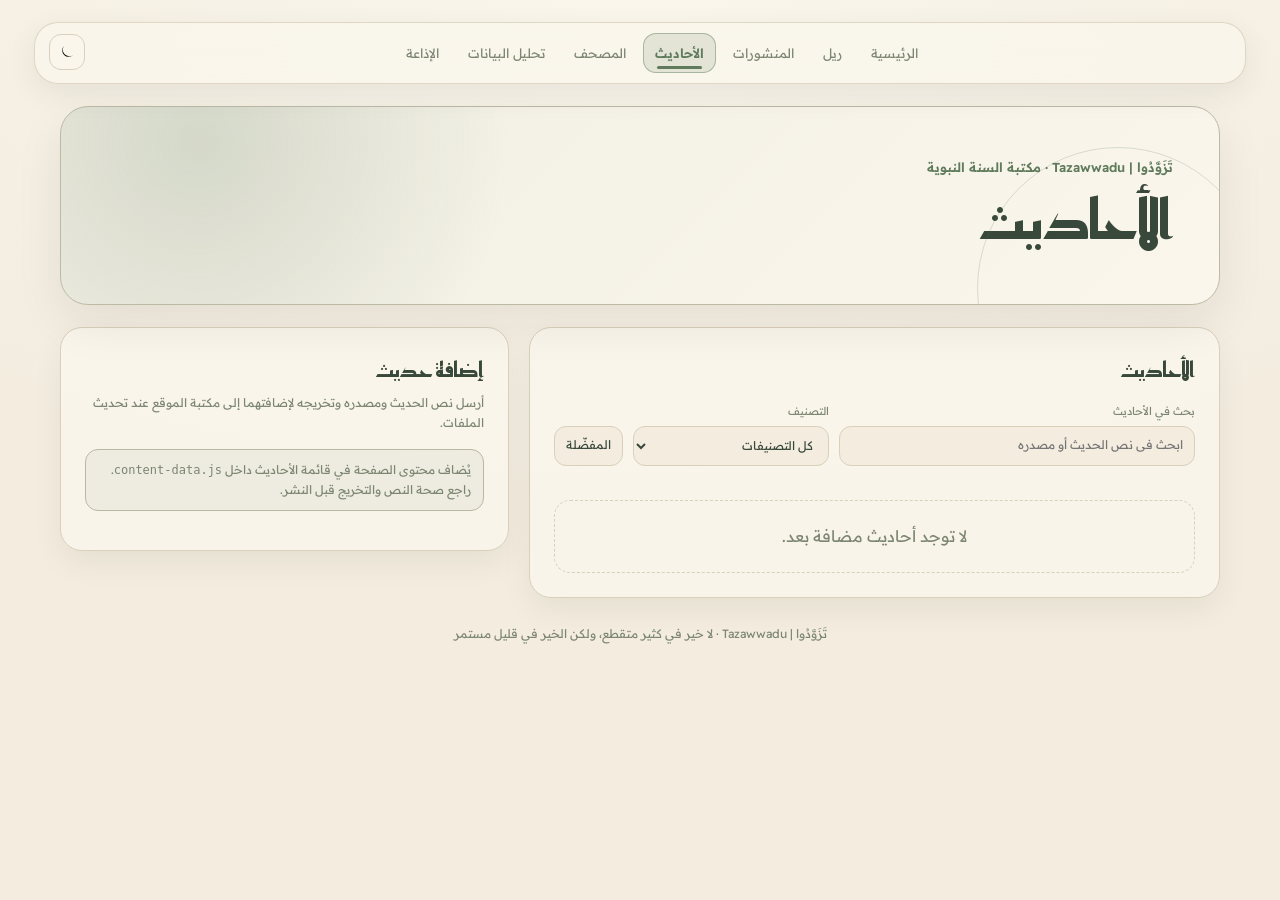
<file: hadith.html>
<!DOCTYPE html>
<html lang="ar" dir="rtl">
<head>
<meta charset="utf-8">
<meta name="viewport" content="width=device-width, initial-scale=1, viewport-fit=cover">
<meta name="theme-color" content="#F3ECDF">
<title>الأحاديث | تَزَوَّدُوا | Tazawwadu</title>
<link rel="icon" type="image/svg+xml" href="favicon.svg">
<link rel="preconnect" href="https://fonts.googleapis.com">
<link href="https://fonts.googleapis.com/css2?family=Amiri:wght@400;700&family=Readex+Pro:wght@300;400;600&family=Reem+Kufi:wght@500;700&display=swap" rel="stylesheet">
<link rel="stylesheet" href="styles.css">
<link rel="stylesheet" href="content-pages.css">
</head>
<body class="content-page-body" data-content-type="hadith">
<nav class="motion-nav" aria-label="التنقل الرئيسي">
  <div class="motion-links" id="primaryNavLinks">
    <button class="theme" id="theme" type="button" aria-label="تبديل الوضع الداكن أو الفاتح" title="تبديل الوضع"></button>
    <button class="nav-menu-toggle" id="navMenuToggle" type="button" aria-label="فتح قائمة التنقل" aria-expanded="false" aria-controls="primaryNavLinks"><svg viewBox="0 0 24 24" aria-hidden="true"><path d="M4 6h16M4 12h16M4 18h16"/></svg></button>
    <a href="index.html#home"><span class="nav-label">الرئيسية</span></a>
    <a href="reels.html"><span class="nav-label">ريل</span></a>
    <a href="posts.html"><span class="nav-label">المنشورات</span></a>
    <a href="hadith.html" class="active" aria-current="page"><span class="nav-label">الأحاديث</span></a>
    <a href="quran.html"><span class="nav-label">المصحف</span></a>
    <a href="data-analysis.html"><span class="nav-label">تحليل البيانات</span></a>
    <a href="radio.html"><span class="nav-label">الإذاعة</span></a>
  </div>
</nav>
<main class="content-page-main">
  <header class="content-page-heading">
    <span class="content-page-kicker">تَزَوَّدُوا | Tazawwadu · مكتبة السنة النبوية</span>
    <h1>الأحاديث</h1>
  </header>
  <div class="content-page-layout">
    <section class="content-results" aria-labelledby="contentListTitle">
      <h2 id="contentListTitle">الأحاديث</h2>
      <div class="content-library-controls">
        <label class="content-library-search" for="contentSearch"><span>بحث في الأحاديث</span><input id="contentSearch" type="search" autocomplete="off" placeholder="ابحث في نص الحديث أو مصدره"></label>
        <label class="content-library-category" for="contentCategory"><span>التصنيف</span><select id="contentCategory"><option value="all">كل التصنيفات</option></select></label>
        <button class="content-favorites-toggle" id="showFavorites" type="button" aria-pressed="false">المفضّلة</button>
      </div>
      <p class="content-library-status" id="contentLibraryStatus" role="status" aria-live="polite"></p>
      <div class="content-list" id="contentList" aria-live="polite"></div>
    </section>
    <section class="content-add-panel" aria-labelledby="addContentTitle">
      <h2 id="addContentTitle">إضافة حديث</h2>
      <p>أرسل نص الحديث ومصدره وتخريجه لإضافتهما إلى مكتبة الموقع عند تحديث الملفات.</p>
      <p class="content-note">يُضاف محتوى الصفحة في قائمة الأحاديث داخل <code>content-data.js</code>. راجع صحة النص والتخريج قبل النشر.</p>
    </section>
  </div>
  <footer class="content-page-footer">تَزَوَّدُوا | Tazawwadu · لا خير في كثير متقطع، ولكن الخير في قليل مستمر</footer>
</main>
<script src="content-data.js"></script>
<script src="content-pages.js"></script>
<script src="scroll-navigation.js"></script>
</body>
</html>
</file>
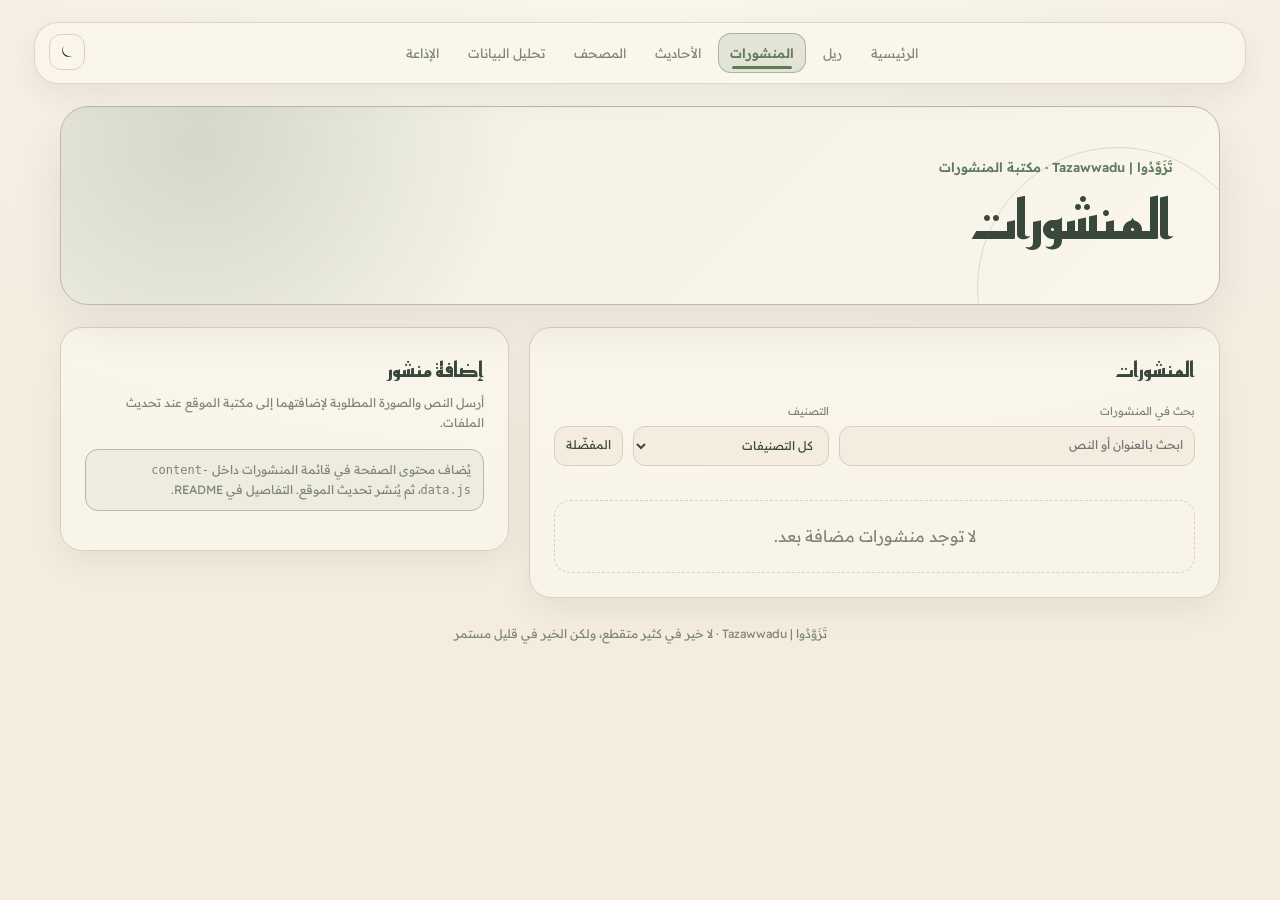
<file: posts.html>
<!DOCTYPE html>
<html lang="ar" dir="rtl">
<head>
<meta charset="utf-8">
<meta name="viewport" content="width=device-width, initial-scale=1, viewport-fit=cover">
<meta name="theme-color" content="#F3ECDF">
<title>المنشورات | تَزَوَّدُوا | Tazawwadu</title>
<link rel="icon" type="image/svg+xml" href="favicon.svg">
<link rel="preconnect" href="https://fonts.googleapis.com">
<link href="https://fonts.googleapis.com/css2?family=Amiri:wght@400;700&family=Readex+Pro:wght@300;400;600&family=Reem+Kufi:wght@500;700&display=swap" rel="stylesheet">
<link rel="stylesheet" href="styles.css">
<link rel="stylesheet" href="content-pages.css">
</head>
<body class="content-page-body" data-content-type="posts">
<nav class="motion-nav" aria-label="التنقل الرئيسي">
  <div class="motion-links" id="primaryNavLinks">
    <button class="theme" id="theme" type="button" aria-label="تبديل الوضع الداكن أو الفاتح" title="تبديل الوضع"></button>
    <button class="nav-menu-toggle" id="navMenuToggle" type="button" aria-label="فتح قائمة التنقل" aria-expanded="false" aria-controls="primaryNavLinks"><svg viewBox="0 0 24 24" aria-hidden="true"><path d="M4 6h16M4 12h16M4 18h16"/></svg></button>
    <a href="index.html#home"><span class="nav-label">الرئيسية</span></a>
    <a href="reels.html"><span class="nav-label">ريل</span></a>
    <a href="posts.html" class="active" aria-current="page"><span class="nav-label">المنشورات</span></a>
    <a href="hadith.html"><span class="nav-label">الأحاديث</span></a>
    <a href="quran.html"><span class="nav-label">المصحف</span></a>
    <a href="data-analysis.html"><span class="nav-label">تحليل البيانات</span></a>
    <a href="radio.html"><span class="nav-label">الإذاعة</span></a>
  </div>
</nav>
<main class="content-page-main">
  <header class="content-page-heading">
    <span class="content-page-kicker">تَزَوَّدُوا | Tazawwadu · مكتبة المنشورات</span>
    <h1>المنشورات</h1>
  </header>
  <div class="content-page-layout">
    <section class="content-results" aria-labelledby="contentListTitle">
      <h2 id="contentListTitle">المنشورات</h2>
      <div class="content-library-controls">
        <label class="content-library-search" for="contentSearch"><span>بحث في المنشورات</span><input id="contentSearch" type="search" autocomplete="off" placeholder="ابحث بالعنوان أو النص"></label>
        <label class="content-library-category" for="contentCategory"><span>التصنيف</span><select id="contentCategory"><option value="all">كل التصنيفات</option></select></label>
        <button class="content-favorites-toggle" id="showFavorites" type="button" aria-pressed="false">المفضّلة</button>
      </div>
      <p class="content-library-status" id="contentLibraryStatus" role="status" aria-live="polite"></p>
      <div class="content-list" id="contentList" aria-live="polite"></div>
    </section>
    <section class="content-add-panel" aria-labelledby="addContentTitle">
      <h2 id="addContentTitle">إضافة منشور</h2>
      <p>أرسل النص والصورة المطلوبة لإضافتهما إلى مكتبة الموقع عند تحديث الملفات.</p>
      <p class="content-note">يُضاف محتوى الصفحة في قائمة المنشورات داخل <code>content-data.js</code>، ثم يُنشر تحديث الموقع. التفاصيل في README.</p>
    </section>
  </div>
  <footer class="content-page-footer">تَزَوَّدُوا | Tazawwadu · لا خير في كثير متقطع، ولكن الخير في قليل مستمر</footer>
</main>
<script src="content-data.js"></script>
<script src="content-pages.js"></script>
<script src="scroll-navigation.js"></script>
</body>
</html>
</file>
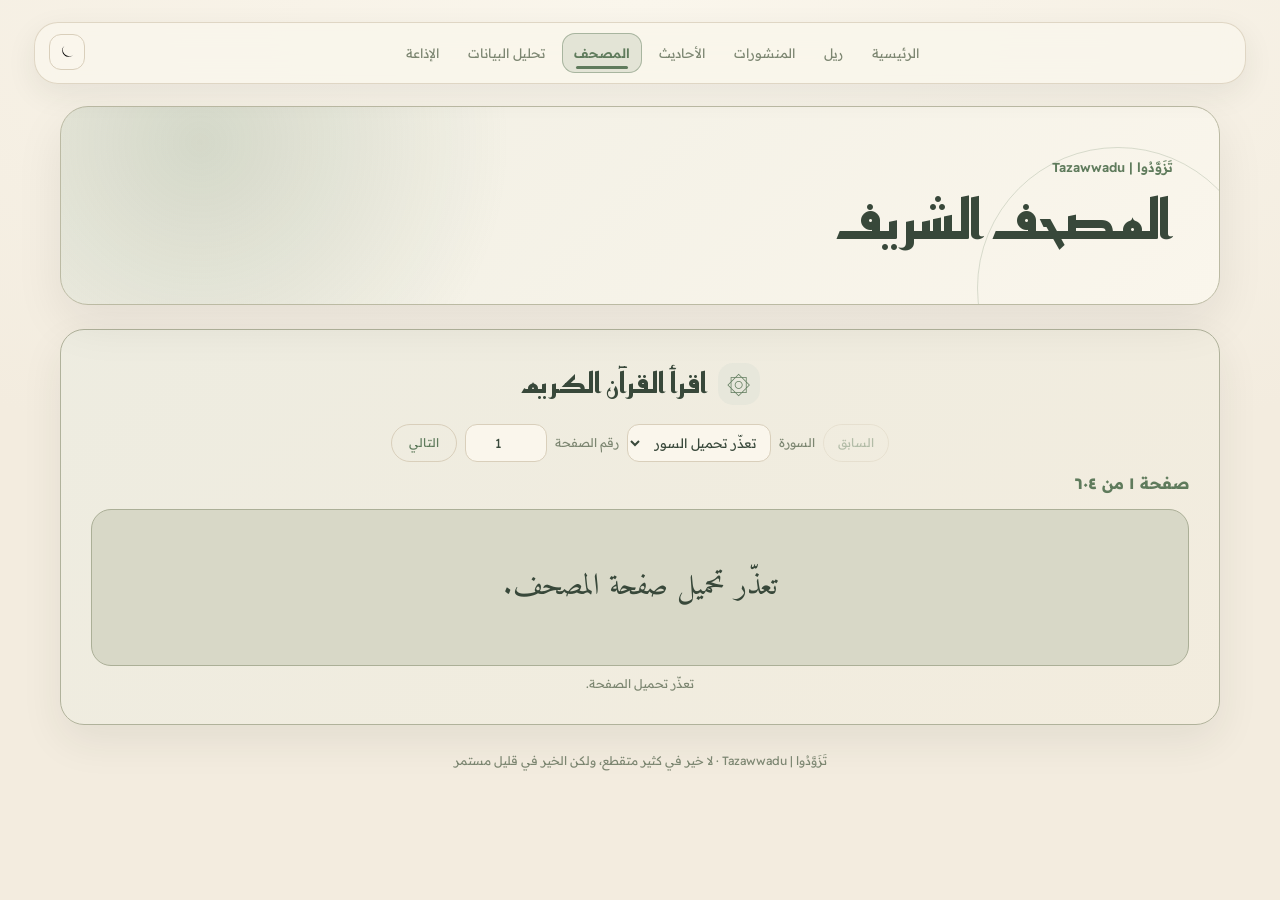
<file: quran.html>
<!DOCTYPE html>
<html lang="ar" dir="rtl">
<head>
<meta charset="utf-8">
<meta name="viewport" content="width=device-width, initial-scale=1, viewport-fit=cover">
<meta name="theme-color" content="#F3ECDF">
<title>المصحف الشريف | تَزَوَّدُوا | Tazawwadu</title>
<link rel="icon" type="image/svg+xml" href="favicon.svg">
<link rel="preconnect" href="https://fonts.googleapis.com">
<link href="https://fonts.googleapis.com/css2?family=Amiri:wght@400;700&family=Readex+Pro:wght@300;400;600&family=Reem+Kufi:wght@500;700&display=swap" rel="stylesheet">
<link rel="stylesheet" href="styles.css">
<link rel="stylesheet" href="content-pages.css">
</head>
<body class="content-page-body quran-library-page">
<nav class="motion-nav" aria-label="التنقل الرئيسي">
  <div class="motion-links" id="primaryNavLinks">
    <button class="theme" id="theme" type="button" aria-label="تبديل الوضع الداكن أو الفاتح" title="تبديل الوضع"></button>
    <button class="nav-menu-toggle" id="navMenuToggle" type="button" aria-label="فتح قائمة التنقل" aria-expanded="false" aria-controls="primaryNavLinks"><svg viewBox="0 0 24 24" aria-hidden="true"><path d="M4 6h16M4 12h16M4 18h16"/></svg></button>
    <a href="index.html#home"><span class="nav-label">الرئيسية</span></a>
    <a href="reels.html"><span class="nav-label">ريل</span></a>
    <a href="posts.html"><span class="nav-label">المنشورات</span></a>
    <a href="hadith.html"><span class="nav-label">الأحاديث</span></a>
    <a href="quran.html" class="active" aria-current="page"><span class="nav-label">المصحف</span></a>
    <a href="data-analysis.html"><span class="nav-label">تحليل البيانات</span></a>
    <a href="radio.html"><span class="nav-label">الإذاعة</span></a>
  </div>
</nav>
<main class="content-page-main">
  <header class="content-page-heading">
    <span class="content-page-kicker">تَزَوَّدُوا | Tazawwadu</span>
    <h1>المصحف الشريف</h1>
  </header>
  <section class="full-quran-reader" aria-labelledby="readerTitle">
    <div class="reader-heading">
      <span class="daily-content-mark" aria-hidden="true">۞</span>
      <h2 id="readerTitle">اقرأ القرآن الكريم</h2>
    </div>
    <div class="reader-controls" dir="rtl">
      <button class="copy-btn reader-page-button" id="readerPrevious" type="button" aria-label="الصفحة السابقة">السابق</button>
      <label class="reader-select-label" for="readerSurahSelect">السورة</label>
      <select class="reader-select" id="readerSurahSelect" aria-label="اختر السورة">
        <option value="">جارٍ تحميل السور…</option>
      </select>
      <label class="reader-select-label" for="readerPageNumber">رقم الصفحة</label>
      <input class="reader-page-input" id="readerPageNumber" type="number" min="1" max="604" value="1" inputmode="numeric" aria-label="رقم الصفحة من ١ إلى ٦٠٤">
      <button class="copy-btn reader-page-button" id="readerNext" type="button" aria-label="الصفحة التالية">التالي</button>
    </div>
    <p class="reader-page-label" id="readerPageLabel" aria-live="polite">صفحة ١ من ٦٠٤</p>
    <div class="quran-page reader-quran-page" id="readerQuranPage" lang="ar" dir="rtl" aria-live="polite">جارٍ تحميل صفحة المصحف…</div>
    <p class="reader-status" id="readerStatus" role="status" aria-live="polite"></p>
  </section>
  <footer class="content-page-footer">تَزَوَّدُوا | Tazawwadu · لا خير في كثير متقطع، ولكن الخير في قليل مستمر</footer>
</main>
<script src="quran-reader.js"></script>
<script src="scroll-navigation.js"></script>
</body>
</html>
</file>
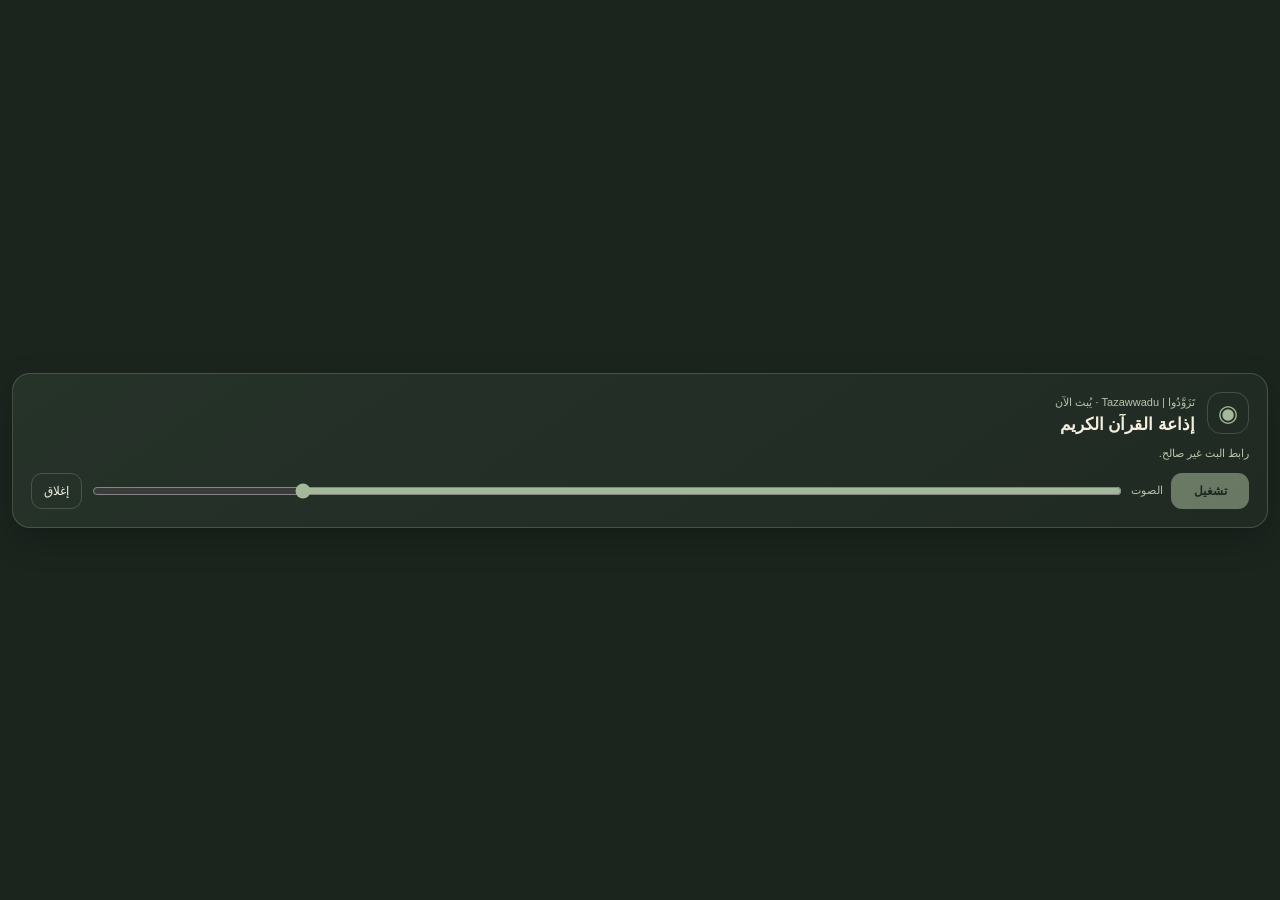
<file: radio-player.html>
<!DOCTYPE html>
<html lang="ar" dir="rtl">
<head>
<meta charset="utf-8">
<meta name="viewport" content="width=device-width, initial-scale=1">
<meta name="theme-color" content="#263329">
<title>مشغل الإذاعة | تَزَوَّدُوا | Tazawwadu</title>
<link rel="stylesheet" href="radio-player.css">
</head>
<body>
<main class="floating-player" aria-label="مشغل الإذاعة العائم">
  <div class="floating-player-heading">
    <span class="floating-player-mark" aria-hidden="true">◉</span>
    <div>
      <span class="floating-player-kicker">تَزَوَّدُوا | Tazawwadu · يُبث الآن</span>
      <h1 id="stationName">إذاعة القرآن الكريم</h1>
    </div>
  </div>
  <audio id="floatingAudio" preload="none"></audio>
  <p id="playerStatus" class="player-status" role="status" aria-live="polite">جارٍ الاتصال بالبث…</p>
  <div class="floating-player-controls">
    <button id="playPause" class="play-button" type="button">تشغيل</button>
    <label for="volume">الصوت
      <input id="volume" type="range" min="0" max="1" step="0.05" value="0.8">
    </label>
    <button id="closePlayer" class="close-button" type="button">إغلاق</button>
  </div>
</main>
<script src="radio-player.js"></script>
</body>
</html>
</file>
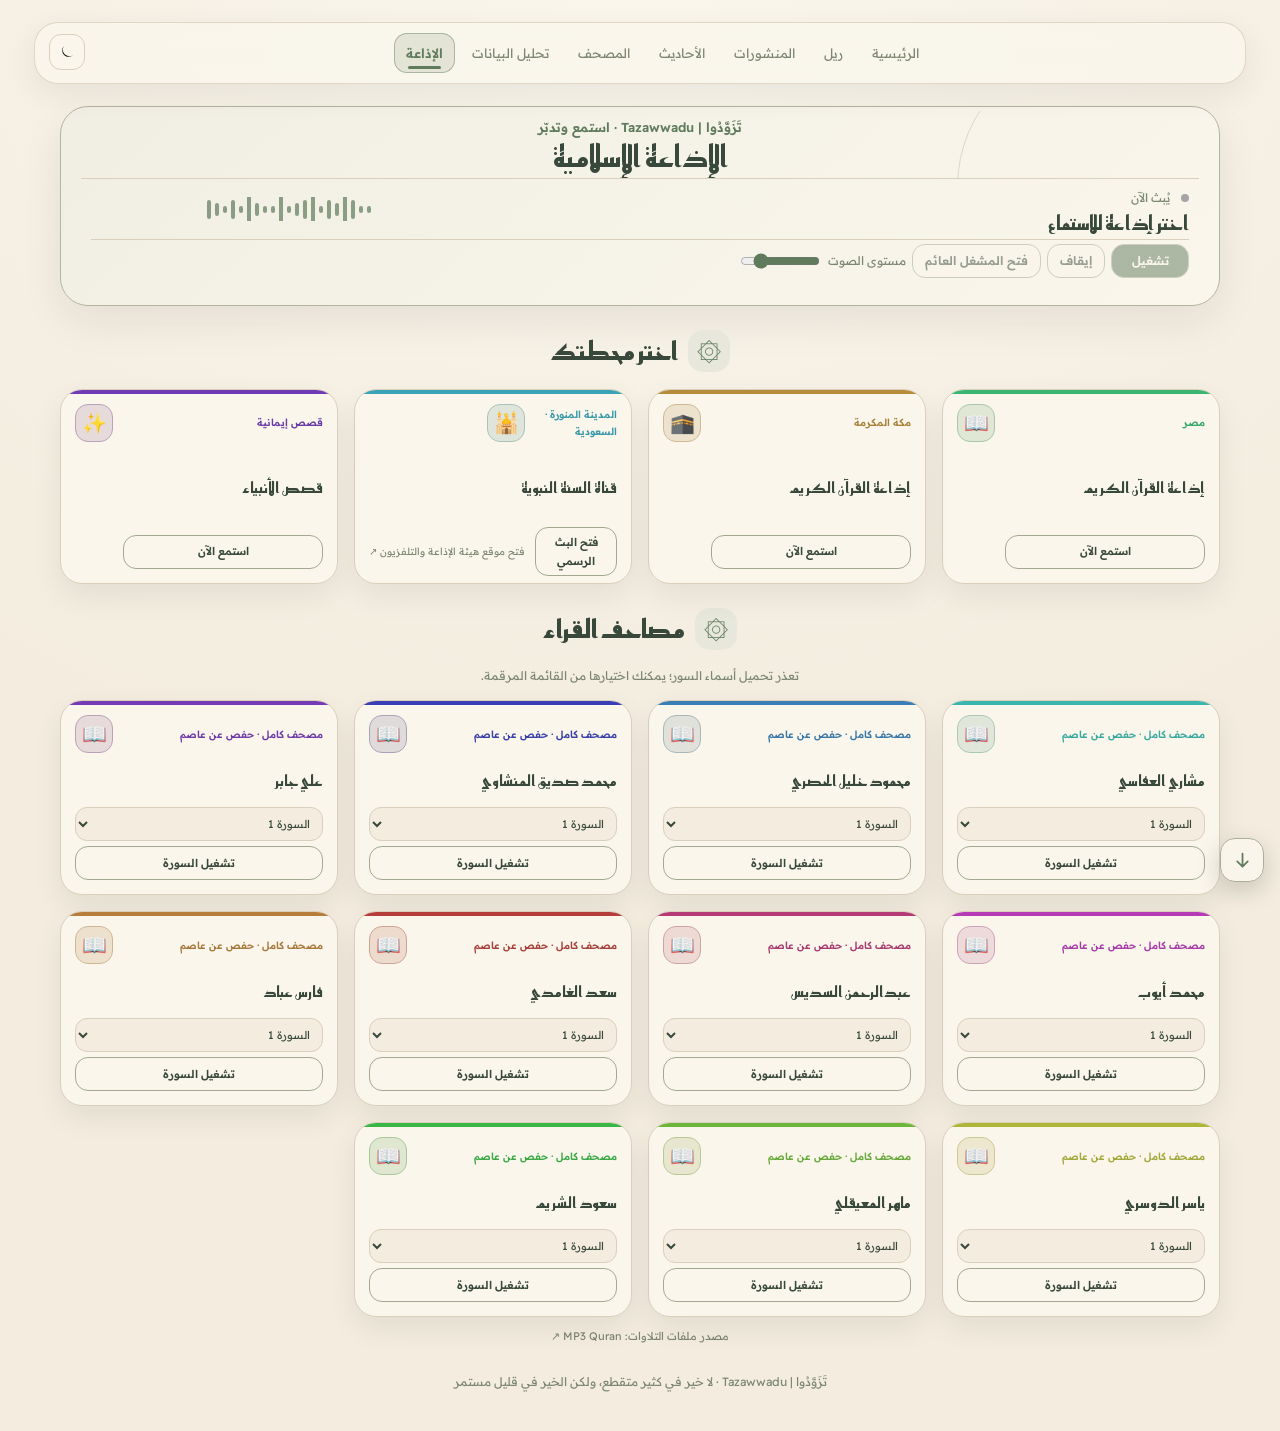
<file: radio.html>
<!DOCTYPE html>
<html lang="ar" dir="rtl">
<head>
<meta charset="utf-8">
<meta name="viewport" content="width=device-width, initial-scale=1, viewport-fit=cover">
<meta name="theme-color" content="#F3ECDF">
<title>الإذاعة | تَزَوَّدُوا | Tazawwadu</title>
<link rel="icon" type="image/svg+xml" href="favicon.svg">
<link rel="preconnect" href="https://fonts.googleapis.com">
<link href="https://fonts.googleapis.com/css2?family=Amiri:wght@400;700&family=Readex+Pro:wght@300;400;600&family=Reem+Kufi:wght@500;700&display=swap" rel="stylesheet">
<link rel="stylesheet" href="styles.css">
<link rel="stylesheet" href="content-pages.css">
<link rel="stylesheet" href="radio-page.css">
</head>
<body class="content-page-body radio-page">
<nav class="motion-nav" aria-label="التنقل الرئيسي">
  <div class="motion-links" id="primaryNavLinks">
    <button class="theme" id="theme" type="button" aria-label="تبديل الوضع الداكن أو الفاتح" title="تبديل الوضع"></button>
    <button class="nav-menu-toggle" id="navMenuToggle" type="button" aria-label="فتح قائمة التنقل" aria-expanded="false" aria-controls="primaryNavLinks"><svg viewBox="0 0 24 24" aria-hidden="true"><path d="M4 6h16M4 12h16M4 18h16"/></svg></button>
    <a href="index.html#home"><span class="nav-label">الرئيسية</span></a>
    <a href="reels.html"><span class="nav-label">ريل</span></a>
    <a href="posts.html"><span class="nav-label">المنشورات</span></a>
    <a href="hadith.html"><span class="nav-label">الأحاديث</span></a>
    <a href="quran.html"><span class="nav-label">المصحف</span></a>
    <a href="data-analysis.html"><span class="nav-label">تحليل البيانات</span></a>
    <a href="radio.html" class="active" aria-current="page"><span class="nav-label">الإذاعة</span></a>
  </div>
</nav>
<main class="content-page-main">
  <section class="radio-feature-card" aria-label="الإذاعة الإسلامية ومشغل البث">
    <header class="content-page-heading radio-heading">
      <span class="content-page-kicker">تَزَوَّدُوا | Tazawwadu · استمع وتدبّر</span>
      <h1>الإذاعة الإسلامية</h1>
    </header>

    <div class="radio-player-panel" aria-label="لوحة التحكم في الإذاعة">
      <div class="radio-player-top">
        <div>
          <span class="radio-live-indicator" id="radioLiveIndicator" aria-hidden="true"></span>
          <span class="radio-player-label">يُبث الآن</span>
          <h2 id="radioNowPlaying">اختر إذاعة للاستماع</h2>
        </div>
        <div class="radio-waveform" id="radioWaveform" aria-hidden="true">
          <i></i><i></i><i></i><i></i><i></i><i></i><i></i><i></i><i></i><i></i><i></i><i></i><i></i><i></i><i></i><i></i><i></i><i></i><i></i><i></i><i></i>
        </div>
      </div>
      <audio id="radioAudio" preload="none"></audio>
      <div class="radio-controls">
        <button class="radio-control-button radio-play-button" id="radioPlayPause" type="button" disabled aria-label="تشغيل">تشغيل</button>
        <button class="radio-control-button" id="radioStop" type="button" disabled>إيقاف</button>
        <button class="radio-control-button radio-floating-button" id="radioFloatingPlayer" type="button" disabled>فتح المشغل العائم</button>
        <label class="radio-volume-control" for="radioVolume">مستوى الصوت
          <input id="radioVolume" type="range" min="0" max="1" step="0.05" value="0.8">
        </label>
        <span class="radio-player-status" id="radioStatus" role="status" aria-live="polite"></span>
      </div>
    </div>
  </section>

  <section class="radio-station-section" aria-labelledby="radioStationsTitle">
    <div class="radio-section-title">
      <span class="daily-content-mark" aria-hidden="true">۞</span>
      <h2 id="radioStationsTitle">اختر محطتك</h2>
    </div>
    <div class="radio-station-grid">
      <article class="radio-station-card" style="--station-hue: 147">
        <span class="radio-card-icon" aria-hidden="true">📖</span>
        <span class="radio-card-tag">مصر</span>
        <h3>إذاعة القرآن الكريم</h3>
        <button class="radio-card-action" type="button" data-transcription-station="egypt" data-station-name="إذاعة القرآن الكريم - مصر" data-station-src="https://radio.xecod.com/station/quran-cairo">استمع الآن</button>
      </article>
      <article class="radio-station-card" style="--station-hue: 39">
        <span class="radio-card-icon" aria-hidden="true">🕋</span>
        <span class="radio-card-tag">مكة المكرمة</span>
        <h3>إذاعة القرآن الكريم</h3>
        <button class="radio-card-action" type="button" data-audio-reactive="true" data-transcription-station="makkah" data-station-name="إذاعة القرآن الكريم - مكة" data-station-src="https://edge.mixlr.com/channel/rwumx">استمع الآن</button>
      </article>
      <article class="radio-station-card radio-sunnah-card" style="--station-hue: 189">
        <span class="radio-card-icon" aria-hidden="true">🕌</span>
        <span class="radio-card-tag">المدينة المنورة · السعودية</span>
        <h3>قناة السنة النبوية</h3>
        <button class="radio-card-action" id="playSunnah" type="button" data-station-name="قناة السنة النبوية">فتح البث الرسمي</button>
        <a class="radio-official-link" href="https://saudiatv.sba.sa/Channel-%D9%82%D9%86%D8%A7%D8%A9-%D8%A7%D9%84%D8%B3%D9%86%D8%A9-%D8%A7%D9%84%D9%86%D8%A8%D9%88%D9%8A%D8%A9-5" target="_blank" rel="noopener noreferrer">فتح موقع هيئة الإذاعة والتلفزيون ↗</a>
      </article>
      <article class="radio-station-card" style="--station-hue: 266">
        <span class="radio-card-icon" aria-hidden="true">✨</span>
        <span class="radio-card-tag">قصص إيمانية</span>
        <h3>قصص الأنبياء</h3>
        <button class="radio-card-action" type="button" data-transcription-station="stories" data-station-name="قصص الأنبياء" data-station-src="https://backup.qurango.net/radio/alanbiya">استمع الآن</button>
      </article>
    </div>
  </section>

  <section class="radio-station-section" aria-labelledby="radioRecitersTitle">
    <div class="radio-section-title">
      <span class="daily-content-mark" aria-hidden="true">۞</span>
      <h2 id="radioRecitersTitle">مصاحف القراء</h2>
    </div>
    <p class="radio-reciter-status" id="radioReciterStatus" role="status" aria-live="polite">جارٍ تحميل أسماء السور…</p>
    <div class="radio-station-grid" id="radioReciterGrid"></div>
    <a class="radio-official-link" href="https://mp3quran.net/" target="_blank" rel="noopener noreferrer">مصدر ملفات التلاوات: MP3 Quran ↗</a>
  </section>
  <div class="radio-official-player" id="sunnahPlayer" hidden>
    <div class="radio-official-player-heading">
      <h2>البث الرسمي لقناة السنة النبوية</h2>
      <button class="radio-control-button" id="closeSunnahPlayer" type="button">إيقاف</button>
    </div>
    <iframe title="البث الرسمي لقناة السنة النبوية - هيئة الإذاعة والتلفزيون السعودية" loading="lazy" allow="autoplay; encrypted-media; picture-in-picture" allowfullscreen></iframe>
  </div>
  <footer class="content-page-footer">تَزَوَّدُوا | Tazawwadu · لا خير في كثير متقطع، ولكن الخير في قليل مستمر</footer>
</main>
<script src="transcription-config.js"></script>
<script src="radio-reciter-data.js"></script>
<script src="radio.js"></script>
<script src="scroll-navigation.js"></script>
</body>
</html>
</file>
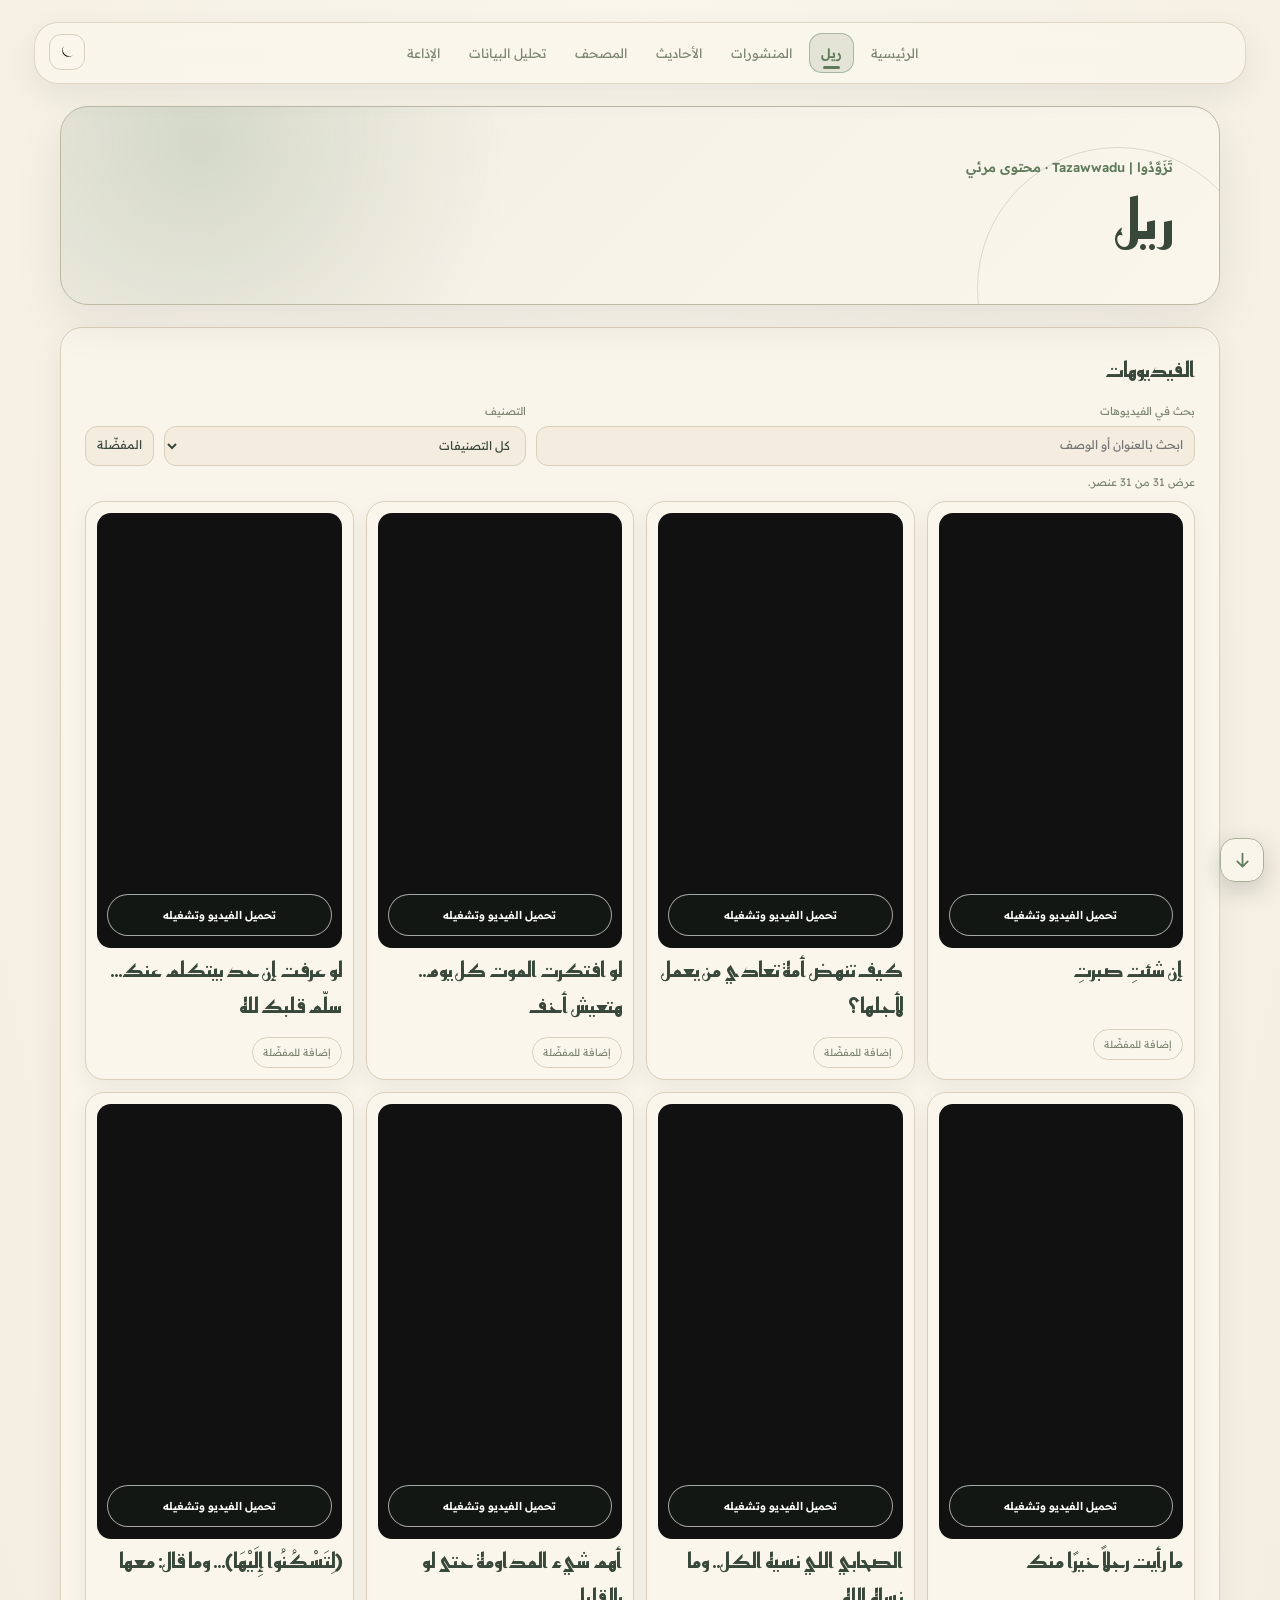
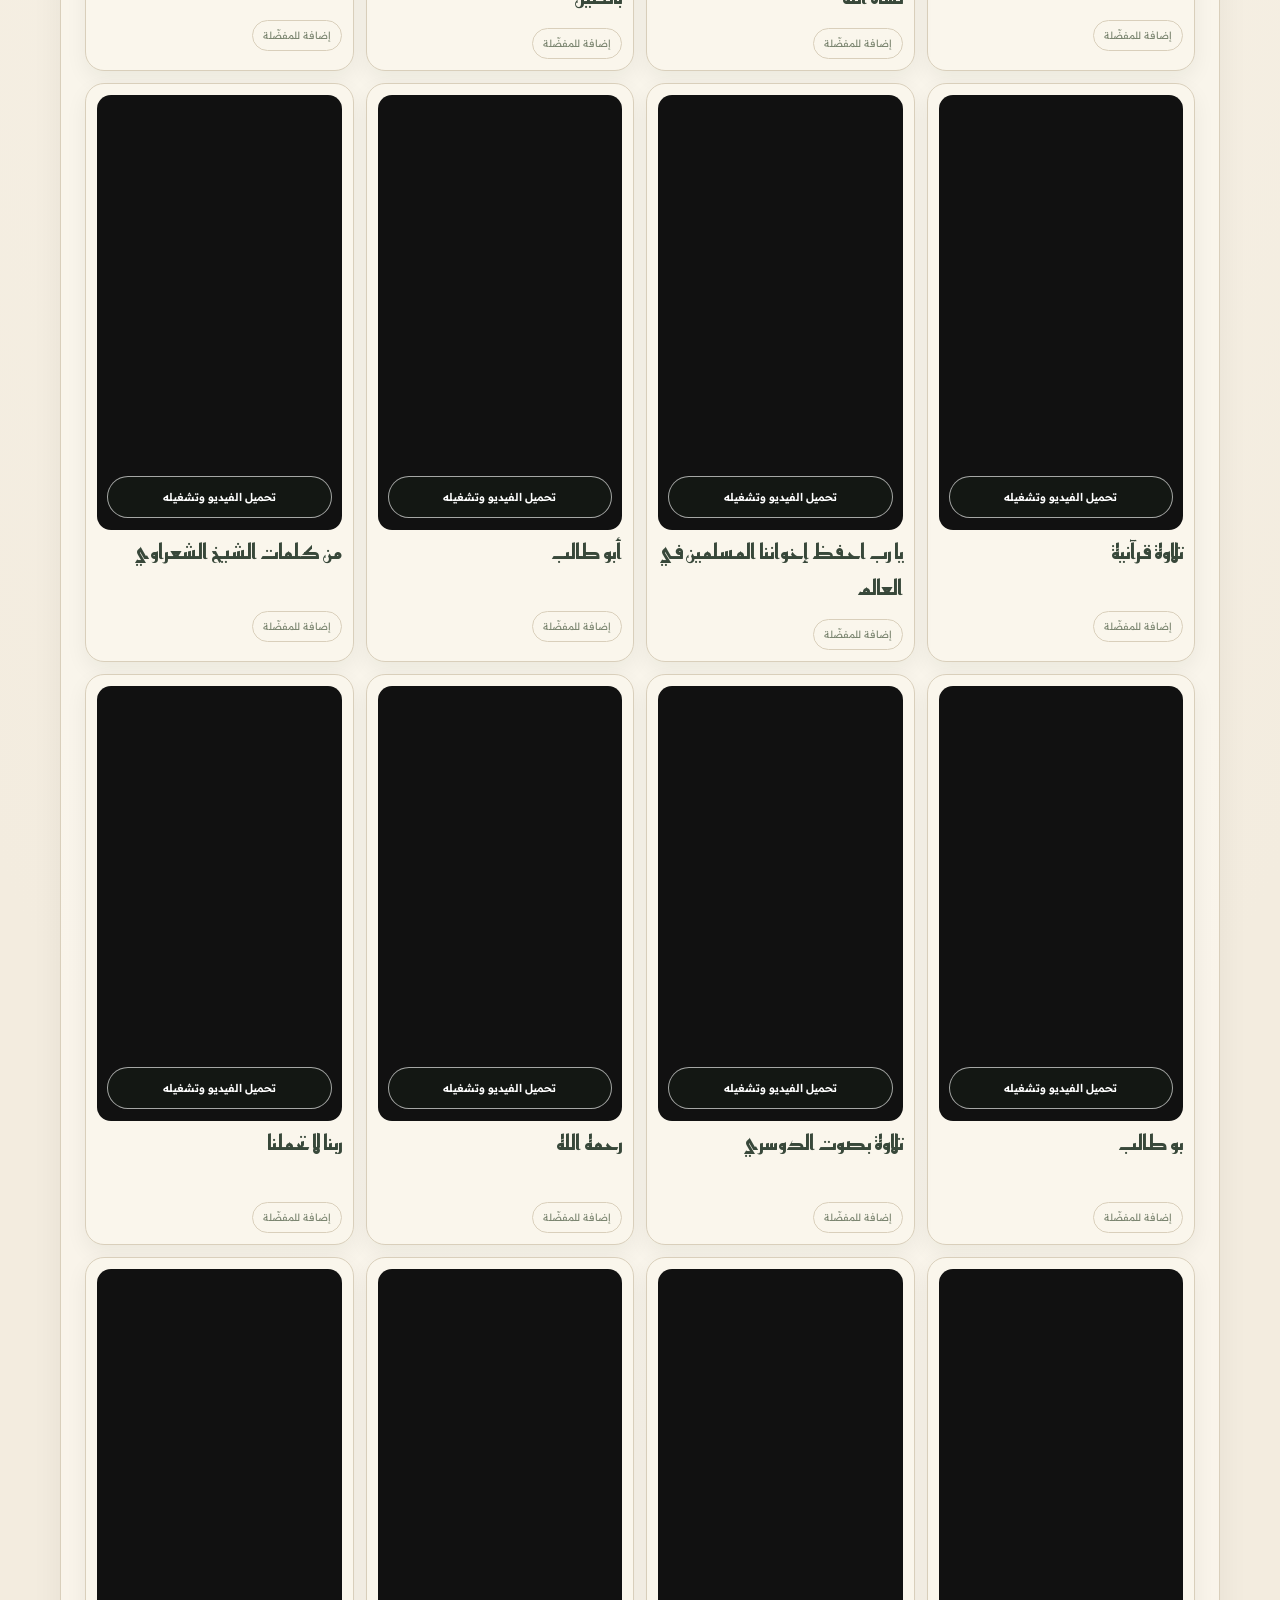
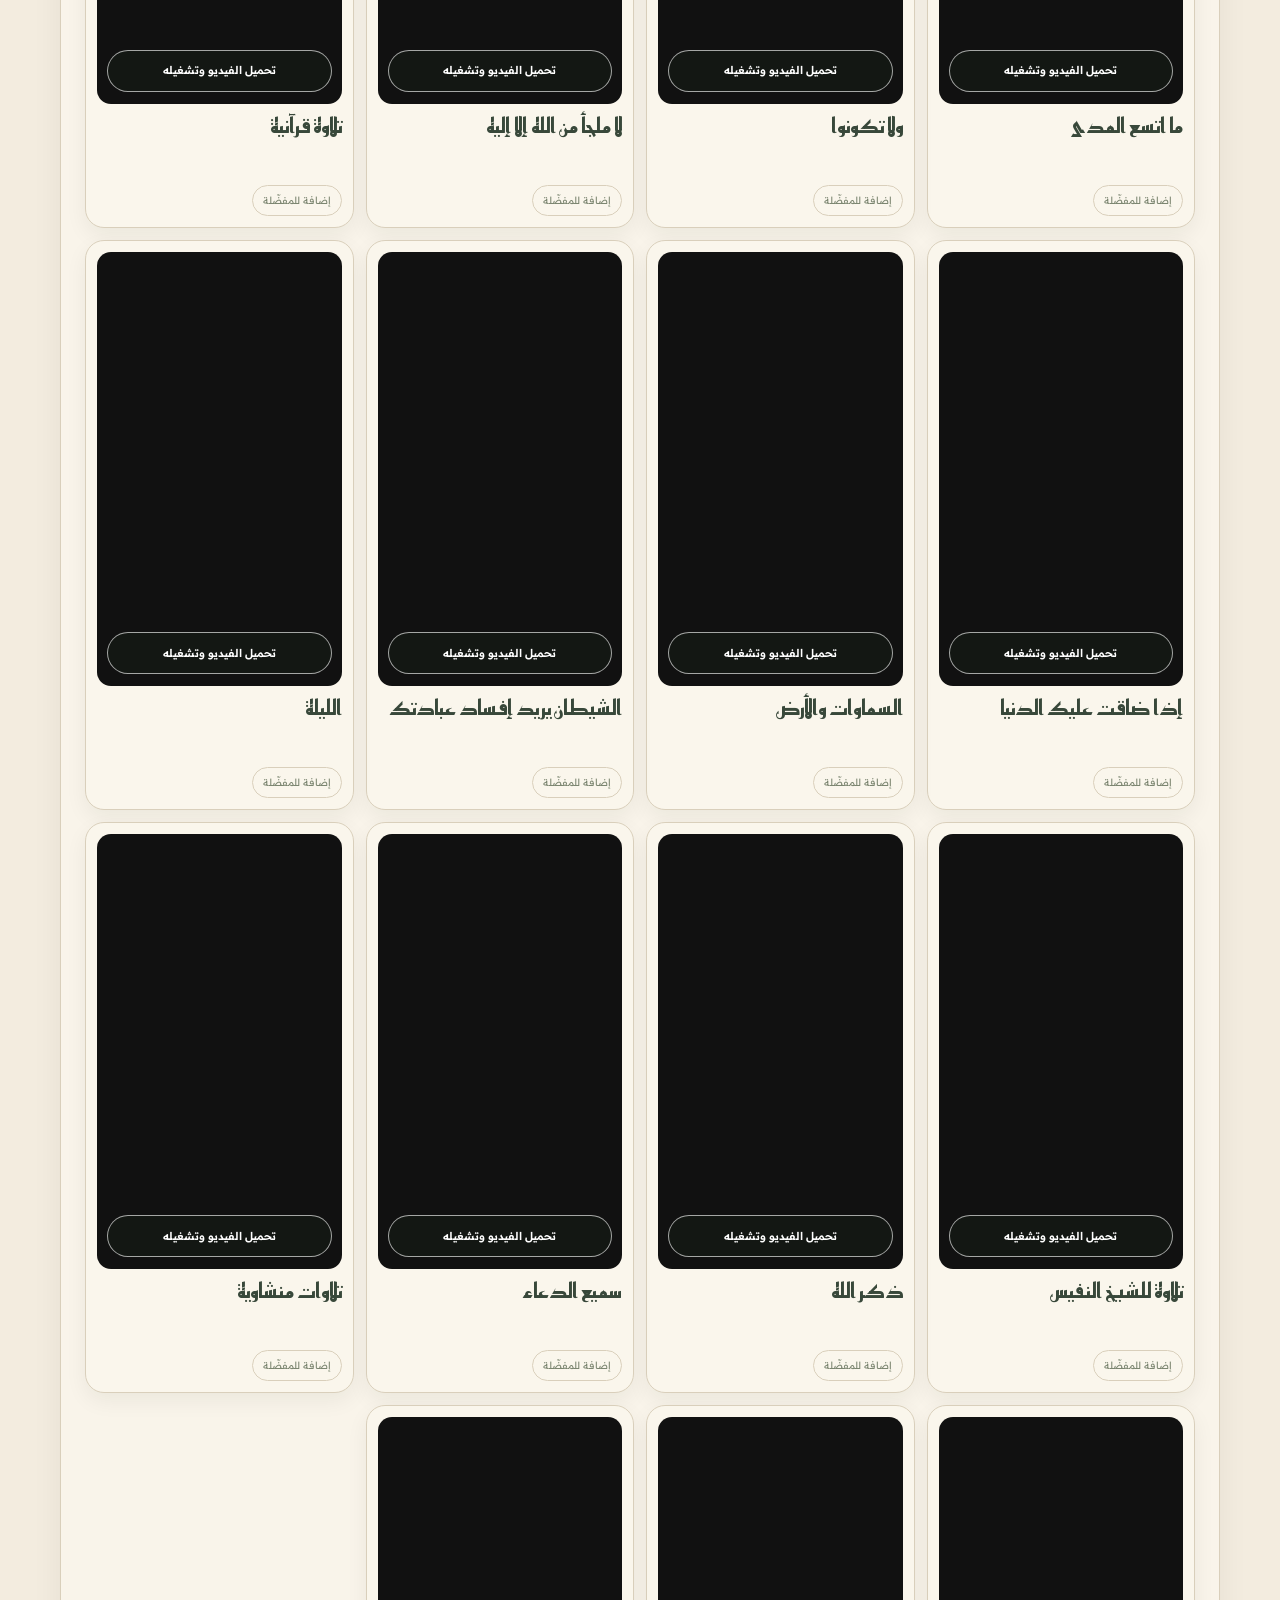
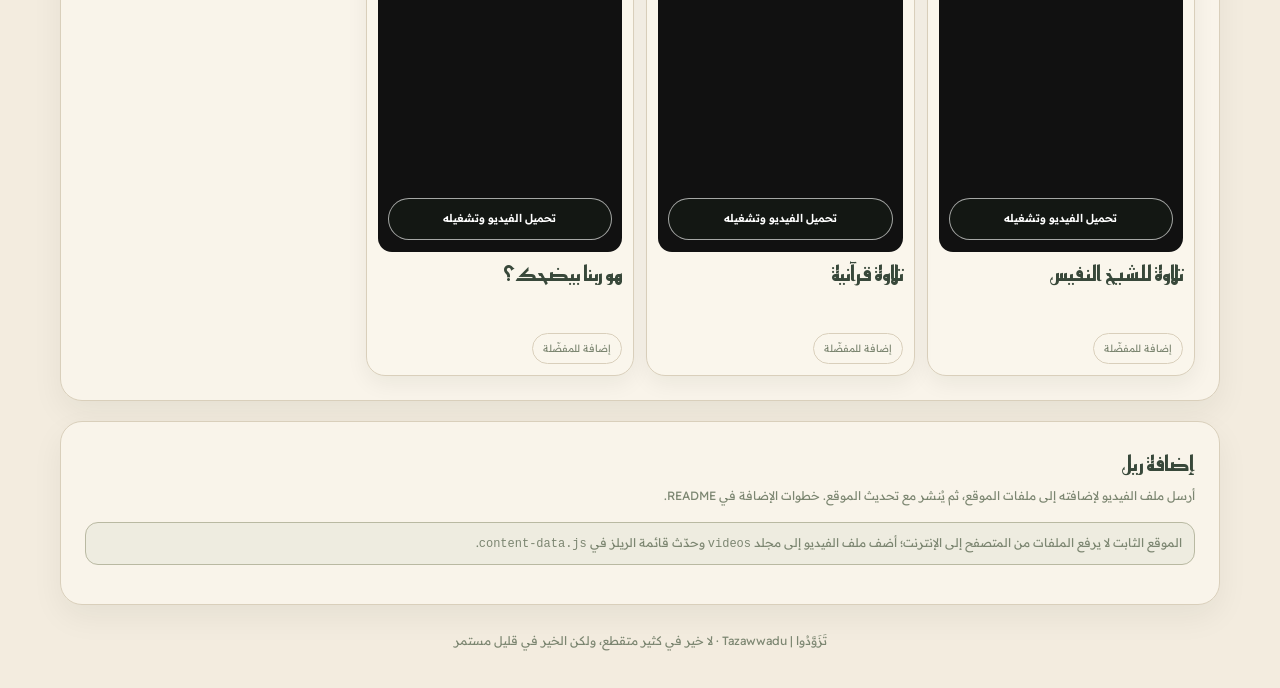
<file: reels.html>
<!DOCTYPE html>
<html lang="ar" dir="rtl">
<head>
<meta charset="utf-8">
<meta name="viewport" content="width=device-width, initial-scale=1, viewport-fit=cover">
<meta name="theme-color" content="#F3ECDF">
<title>ريل | تَزَوَّدُوا | Tazawwadu</title>
<link rel="icon" type="image/svg+xml" href="favicon.svg">
<link rel="preconnect" href="https://fonts.googleapis.com">
<link href="https://fonts.googleapis.com/css2?family=Amiri:wght@400;700&family=Readex+Pro:wght@300;400;600&family=Reem+Kufi:wght@500;700&display=swap" rel="stylesheet">
<link rel="stylesheet" href="styles.css">
<link rel="stylesheet" href="content-pages.css">
</head>
<body class="content-page-body" data-content-type="reels">
<nav class="motion-nav" aria-label="التنقل الرئيسي">
  <div class="motion-links" id="primaryNavLinks">
    <button class="theme" id="theme" type="button" aria-label="تبديل الوضع الداكن أو الفاتح" title="تبديل الوضع"></button>
    <button class="nav-menu-toggle" id="navMenuToggle" type="button" aria-label="فتح قائمة التنقل" aria-expanded="false" aria-controls="primaryNavLinks"><svg viewBox="0 0 24 24" aria-hidden="true"><path d="M4 6h16M4 12h16M4 18h16"/></svg></button>
    <a href="index.html#home"><span class="nav-label">الرئيسية</span></a>
    <a href="reels.html" class="active" aria-current="page"><span class="nav-label">ريل</span></a>
    <a href="posts.html"><span class="nav-label">المنشورات</span></a>
    <a href="hadith.html"><span class="nav-label">الأحاديث</span></a>
    <a href="quran.html"><span class="nav-label">المصحف</span></a>
    <a href="data-analysis.html"><span class="nav-label">تحليل البيانات</span></a>
    <a href="radio.html"><span class="nav-label">الإذاعة</span></a>
  </div>
</nav>
<main class="content-page-main reels-page">
  <header class="content-page-heading">
    <span class="content-page-kicker">تَزَوَّدُوا | Tazawwadu · محتوى مرئي</span>
    <h1>ريل</h1>
  </header>
  <div class="content-page-layout">
    <section class="content-results" aria-labelledby="contentListTitle">
      <h2 id="contentListTitle">الفيديوهات</h2>
      <div class="content-library-controls">
        <label class="content-library-search" for="contentSearch"><span>بحث في الفيديوهات</span><input id="contentSearch" type="search" autocomplete="off" placeholder="ابحث بالعنوان أو الوصف"></label>
        <label class="content-library-category" for="contentCategory"><span>التصنيف</span><select id="contentCategory"><option value="all">كل التصنيفات</option></select></label>
        <button class="content-favorites-toggle" id="showFavorites" type="button" aria-pressed="false">المفضّلة</button>
      </div>
      <p class="content-library-status" id="contentLibraryStatus" role="status" aria-live="polite"></p>
      <div class="content-list" id="contentList" aria-live="polite"></div>
    </section>
    <section class="content-add-panel" aria-labelledby="addContentTitle">
      <h2 id="addContentTitle">إضافة ريل</h2>
      <p>أرسل ملف الفيديو لإضافته إلى ملفات الموقع، ثم يُنشر مع تحديث الموقع. خطوات الإضافة في README.</p>
      <p class="content-note">الموقع الثابت لا يرفع الملفات من المتصفح إلى الإنترنت؛ أضف ملف الفيديو إلى مجلد <code>videos</code> وحدّث قائمة الريلز في <code>content-data.js</code>.</p>
    </section>
  </div>
  <footer class="content-page-footer">تَزَوَّدُوا | Tazawwadu · لا خير في كثير متقطع، ولكن الخير في قليل مستمر</footer>
</main>
<script src="content-data.js"></script>
<script src="content-pages.js"></script>
<script src="scroll-navigation.js"></script>
</body>
</html>
</file>
<file: styles.css>
:root{
  --bg:#F3ECDF; --bg2:#FAF6EC; --ink:#38483A; --muted:#7C8671; --accent:#5F7B5C; --line:#D9CFBB; --panel:#EAE1CE;
  box-sizing:border-box; padding-top:env(safe-area-inset-top,0px); padding-bottom:env(safe-area-inset-bottom,0px);
}
@media (prefers-color-scheme: dark){
  :root:not([data-theme="light"]){--bg:#222A22;--bg2:#2B352B;--ink:#EDE6D6;--muted:#A6AE98;--accent:#A8C3A0;--line:#3E4A3D;--panel:#2F3A2F}
}
:root[data-theme="dark"]{--bg:#222A22;--bg2:#2B352B;--ink:#EDE6D6;--muted:#A6AE98;--accent:#A8C3A0;--line:#3E4A3D;--panel:#2F3A2F}
*{box-sizing:border-box;margin:0}
html{scroll-padding-top:env(safe-area-inset-top,0px)}
body{min-height:100vh;display:flex;align-items:center;justify-content:center;padding:40px 18px 36px;
  background:radial-gradient(120% 80% at 50% 0%,var(--bg2) 0%,var(--bg) 70%);
  color:var(--ink);font-family:"Readex Pro","Segoe UI",Tahoma,sans-serif;line-height:1.7}
main{width:100%;max-width:640px;text-align:center}
button{font-family:inherit;cursor:pointer}
button:focus-visible{outline:2px solid var(--accent);outline-offset:2px}
.theme{position:fixed;top:calc(env(safe-area-inset-top,0px) + 12px);left:12px;width:40px;height:40px;border-radius:50%;border:1px solid var(--line);background:var(--bg2);color:var(--ink);display:grid;place-items:center;z-index:5}
.theme svg{width:20px;height:20px}
.moon{width:76px;height:76px;margin:0 auto 12px;display:block;overflow:visible;animation:glow 6s ease-in-out infinite}
.moon .st{animation:tw 3.4s ease-in-out infinite}
.moon .st2{animation-delay:1.3s}
@keyframes glow{0%,100%{filter:drop-shadow(0 0 2px var(--accent))}50%{filter:drop-shadow(0 0 11px var(--accent))}}
@keyframes tw{0%,100%{opacity:.25}50%{opacity:1}}
@keyframes tin{from{opacity:.3;transform:translateY(4px)}to{opacity:1;transform:none}}
.t{animation:tin .45s ease-out}
@media (prefers-reduced-motion: reduce){.moon,.moon .st,.t{animation:none}}
h1{font-family:"Reem Kufi","Readex Pro",serif;font-weight:700;font-size:clamp(32px,8vw,48px);line-height:1.3}
.sub{color:var(--muted);font-weight:300;font-size:15px;margin-top:2px}
.today{color:var(--muted);font-size:13px;font-weight:300;margin-top:6px}
.tabs{display:flex;gap:8px;justify-content:center;flex-wrap:wrap;margin-top:18px}
.tabs button{border:1px solid var(--line);background:transparent;color:var(--muted);padding:5px 14px;border-radius:99px;font-size:14px}
.tabs button.on{background:var(--accent);border-color:var(--accent);color:var(--bg2)}

.pair{display:grid;grid-template-columns:1fr 1fr;margin:30px 0 18px}
.col{padding:0 8px}
.col+.col{border-right:1px solid var(--line)}
.col h2{font-family:"Reem Kufi","Readex Pro",serif;font-weight:500;font-size:20px}
.nums{display:flex;justify-content:center;gap:clamp(14px,5vw,34px);margin:10px 0 8px}
.n{display:block;font-weight:600;font-size:clamp(38px,11vw,62px);line-height:1.15;color:var(--accent);font-variant-numeric:tabular-nums}
.l{display:block;color:var(--muted);font-size:14px;margin-top:-2px}
.dt{color:var(--muted);font-size:12.5px;font-weight:300}
.rmday{display:none;font-family:"Reem Kufi",serif;font-size:clamp(28px,7vw,40px);color:var(--accent);margin:26px 0 16px}

.clock{background:var(--panel);border-radius:28px;padding:22px 16px 18px;margin:0 auto 24px;max-width:460px}
.cap{color:var(--muted);font-size:14px}
.hms{display:flex;justify-content:center;align-items:flex-start;gap:clamp(8px,3vw,18px);direction:ltr;margin-top:6px}
.hms div{min-width:0;text-align:center}
.hms b{display:block;font-weight:600;font-size:clamp(34px,10vw,56px);line-height:1.15;color:var(--ink);font-variant-numeric:tabular-nums}
.hms span{display:block;color:var(--muted);font-size:13px}
.hms .c{font-size:clamp(28px,8vw,44px);color:var(--accent);opacity:.7;padding-top:4px}
.tot{margin-top:12px;color:var(--muted);font-size:13.5px;font-weight:300}
.tot strong{color:var(--ink);font-weight:600}

.ift{max-width:460px;margin:-6px auto 24px;color:var(--muted);font-size:14px}
.ift strong{color:var(--accent);font-weight:600}
.nights{max-width:460px;margin:-6px auto 24px;font-size:13px;color:var(--muted)}
.nights p{margin-bottom:6px}
.nights div{display:flex;justify-content:space-between;padding:5px 2px;border-bottom:1px solid var(--line)}
.nights div:last-child{border-bottom:0}
.nights b{font-weight:600;color:var(--ink)}
.nights div.q b,.nights div.q span{color:var(--accent)}
.pray{max-width:460px;margin:0 auto 24px;border-top:1px solid var(--line);padding-top:18px}
.nextp{font-size:15px;margin-bottom:12px}
.nextp strong{color:var(--accent);font-weight:600}
.pg{display:grid;grid-template-columns:repeat(3,1fr);gap:6px}
.pg div{padding:8px 4px;border-radius:14px}
.pg div.nx{background:var(--panel)}
.pg small{display:block;color:var(--muted);font-size:13px}
.pg b{display:block;font-weight:600;font-size:15px}
.pnote{color:var(--muted);font-size:12px;font-weight:300;margin-top:10px}

.verse{max-width:460px;margin:0 auto 26px}
.verse p{font-family:"Amiri","Readex Pro",serif;font-size:clamp(19px,5vw,24px);line-height:2}
.verse small{color:var(--muted);font-size:13px}
.vh{color:var(--muted);font-size:13px;font-weight:300;margin-bottom:2px}
.verse+.verse{border-top:1px solid var(--line);padding-top:16px}
.vrow{display:flex;justify-content:center;align-items:center;gap:10px;margin-top:4px}
.vbtn{width:34px;height:34px;border-radius:50%;border:1px solid var(--line);background:transparent;color:var(--accent);display:grid;place-items:center}
.vbtn svg{width:18px;height:18px;transition:transform .6s ease}
.share{border:0;background:var(--accent);color:var(--bg2);padding:10px 26px;border-radius:99px;font-size:15px;font-weight:400}
.done{display:none;font-family:"Reem Kufi",serif;font-size:clamp(34px,9vw,52px);margin:40px 0}

.ov{position:fixed;inset:0;background:rgba(20,24,20,.72);display:none;flex-direction:column;align-items:center;justify-content:center;gap:12px;padding:calc(env(safe-area-inset-top,0px) + 16px) 16px calc(env(safe-area-inset-bottom,0px) + 16px);z-index:10010}
.ov.on{display:flex}
.ov img{width:auto;height:auto;max-height:68vh;max-width:100%;object-fit:contain;border-radius:16px}
.ov p{color:#F3ECDF;font-size:14px}
.ov .row{display:flex;gap:10px}
.ov .row button{border:1px solid #F3ECDF;background:transparent;color:#F3ECDF;padding:8px 22px;border-radius:99px;font-size:15px}
@media(max-width:600px){
  .ov{gap:10px;padding:calc(env(safe-area-inset-top,0px) + 10px) 12px calc(env(safe-area-inset-bottom,0px) + 10px)}
  .ov img{max-width:min(100%,420px);max-height:calc(100dvh - 190px);border-radius:14px}
  .ov .row{width:min(100%,420px);flex-wrap:wrap;justify-content:center;gap:8px}
  .ov .row button{flex:1 1 105px;padding:10px 12px;font-size:14px}
}



/* ===== Daily companion additions ===== */
.tools-row{display:flex;gap:10px;justify-content:center;align-items:center;flex-wrap:wrap;margin:16px auto 8px}
.tool-btn,.city-select{border:1px solid var(--line);background:var(--bg2);color:var(--ink);border-radius:999px;padding:9px 14px;font:inherit;font-size:13px}
.tool-btn:hover{border-color:var(--accent)}
.share-style-select{border:0;background:transparent;color:inherit;font:inherit;max-width:120px}
#shareStyle option{background:var(--bg2);color:var(--ink)}
.city-wrap{display:flex;align-items:center;gap:8px;justify-content:center;flex-wrap:wrap;margin:10px 0 14px;color:var(--muted);font-size:13px}
.city-select{max-width:220px}
.copy-btn{border:1px solid var(--line);background:transparent;color:var(--accent);border-radius:999px;padding:5px 12px;font:inherit;font-size:12px}
.vrow{flex-wrap:wrap}
.calendar-dialog{position:fixed;inset:0;width:min(720px,calc(100vw - 24px));max-width:none;max-height:calc(100dvh - 28px);margin:auto;padding:0;border:1px solid color-mix(in srgb,var(--line) 75%,transparent);border-radius:24px;background:transparent;color:var(--ink);overflow:visible}
.calendar-dialog[open]{display:block}
.calendar-dialog::backdrop{background:radial-gradient(ellipse at 50% 0%,rgba(198,166,99,.19),transparent 58%),rgba(10,16,12,.68);backdrop-filter:blur(14px);-webkit-backdrop-filter:blur(14px)}
.calendar{position:relative;width:100%;max-width:none;max-height:calc(100dvh - 28px);overflow:auto;margin:0;padding:clamp(16px,4vw,28px);border:1px solid color-mix(in srgb,var(--accent) 32%,var(--line));border-radius:24px;background:radial-gradient(ellipse at 50% -18%,color-mix(in srgb,var(--accent) 20%,transparent),transparent 66%),linear-gradient(155deg,color-mix(in srgb,var(--bg2) 96%,var(--accent)),color-mix(in srgb,var(--bg) 94%,var(--accent)));backdrop-filter:blur(26px) saturate(150%);-webkit-backdrop-filter:blur(26px) saturate(150%);box-shadow:0 28px 90px rgba(8,14,10,.42),inset 0 1px rgba(255,255,255,.12);text-align:center;transform:none!important}
.calendar::before{position:absolute;inset:8px;z-index:0;border:1px solid color-mix(in srgb,var(--accent) 18%,transparent);border-radius:18px;content:"";pointer-events:none}
.calendar>*{position:relative;z-index:1}
.calendar-icon-button{display:inline-flex;align-items:center;justify-content:center;gap:8px;margin:18px auto 0;padding:9px 16px;border:1px solid var(--line);border-radius:999px;background:var(--bg2);color:var(--ink);font:inherit;font-size:13px;cursor:pointer;transition:background .2s ease,border-color .2s ease,transform .2s ease}
.calendar-icon-button:hover,.calendar-icon-button[aria-expanded="true"]{border-color:var(--accent);background:var(--panel);transform:translateY(-1px)}
.calendar-icon-button span:first-child{font-size:17px}
.cal-head{display:flex;align-items:center;justify-content:space-between;gap:8px;margin-bottom:12px}
.cal-grid{display:grid;grid-template-columns:repeat(7,minmax(0,1fr));gap:5px}
.cal-cell{border:1px solid color-mix(in srgb,var(--line) 78%,var(--accent));border-radius:12px;padding:8px 2px;font-size:12px;min-height:52px;display:flex;flex-direction:column;align-items:center;justify-content:center;background:color-mix(in srgb,var(--bg2) 46%,transparent);transition:transform .2s ease,border-color .2s ease,background .2s ease}
.cal-cell small{color:var(--muted);font-size:10px}
.cal-cell.friday{border-color:color-mix(in srgb,var(--accent) 58%,var(--line))}.cal-cell.last10{background:color-mix(in srgb,var(--accent) 12%,var(--bg2))}.cal-cell.today{outline:2px solid var(--accent);font-weight:700}
.cal-head strong{font-family:"Reem Kufi","Readex Pro",sans-serif;font-size:clamp(17px,3vw,22px);color:var(--ink)}
.calendar #calendarClose{border-color:color-mix(in srgb,var(--accent) 35%,var(--line));background:color-mix(in srgb,var(--bg2) 66%,transparent)}
@media(hover:hover){.cal-cell:not([style*="visibility"]):hover{transform:translateY(-2px);border-color:var(--accent);background:color-mix(in srgb,var(--accent) 15%,var(--bg2))}}
@media(max-width:420px){.calendar-dialog{width:calc(100vw - 16px);max-height:calc(100dvh - 16px)}.calendar{max-height:calc(100dvh - 16px);padding:14px 10px}.cal-grid{gap:3px}.cal-cell{font-size:11px;min-height:46px;padding:5px 1px}.cal-cell small{font-size:9px}}

/* ===== Responsive desktop refinement ===== */
:root { color-scheme: light dark; }
:root[data-theme="light"] { color-scheme: light; }
:root[data-theme="dark"] { color-scheme: dark; }
@media (min-width: 900px) {
  body {
    align-items: flex-start;
    padding: 44px 32px 64px;
  }

  main {
    width: min(100%, 1180px);
    max-width: 1180px;
    display: grid;
    grid-template-columns: minmax(0, 1fr) minmax(0, 1fr);
    column-gap: clamp(28px, 4vw, 56px);
    align-items: start;
  }

  .moon,
  #title,
  .sub,
  .today,
  .tabs,
  #live,
  #done,
  #share {
    grid-column: 1 / -1;
  }

  .moon {
    width: 84px;
    height: 84px;
    margin-bottom: 14px;
  }

  h1 {
    font-size: clamp(42px, 4vw, 58px);
  }

  .sub {
    font-size: 17px;
  }

  .today {
    font-size: 14px;
    margin-top: 10px;
  }

  .tabs {
    margin-top: 24px;
    margin-bottom: 10px;
  }

  .tabs button {
    padding: 8px 18px;
    transition: background .2s ease, color .2s ease, border-color .2s ease;
  }

  .tabs button:hover {
    border-color: var(--accent);
    color: var(--ink);
  }

  #live {
    display: grid;
    grid-template-columns: minmax(0, 1fr) minmax(0, 1fr);
    grid-template-areas:
      "pair clock"
      "rmday ift";
    gap: 18px 30px;
    align-items: center;
    margin-top: 10px;
  }

  .pair {
    grid-area: pair;
    margin: 12px 0;
    padding: 24px 14px;
    border: 1px solid var(--line);
    border-radius: 24px;
    background: color-mix(in srgb, var(--bg2) 65%, transparent);
  }

  .col {
    padding: 0 12px;
  }

  .col h2 {
    font-size: 22px;
  }

  .nums {
    gap: clamp(18px, 2vw, 34px);
    margin: 14px 0 10px;
  }

  .n {
    font-size: clamp(44px, 4vw, 64px);
  }

  .clock {
    grid-area: clock;
    width: 100%;
    max-width: none;
    min-height: 205px;
    display: flex;
    flex-direction: column;
    justify-content: center;
    padding: 28px 20px;
    margin: 12px 0;
    border: 1px solid var(--line);
    box-shadow: 0 12px 32px rgba(35, 45, 34, .06);
  }

  .hms {
    gap: clamp(12px, 2vw, 24px);
    margin-top: 12px;
  }

  .hms b {
    font-size: clamp(38px, 4vw, 58px);
  }

  .tot {
    margin-top: 16px;
  }

  .rmday {
    grid-area: rmday;
    margin: 0;
    padding: 18px;
    border: 1px solid var(--line);
    border-radius: 20px;
    background: var(--panel);
  }

  .ift {
    grid-area: ift;
    width: 100%;
    max-width: none;
    margin: 0;
    padding: 18px 20px;
    border: 1px solid var(--line);
    border-radius: 20px;
    background: color-mix(in srgb, var(--bg2) 65%, transparent);
  }

  #done {
    margin: 24px 0;
    padding: 28px;
    border: 1px solid var(--line);
    border-radius: 24px;
    background: var(--panel);
  }

  .nights,
  .pray {
    width: 100%;
    max-width: none;
    margin: 0 0 24px;
    padding: 22px;
    border: 1px solid var(--line);
    border-radius: 24px;
    background: color-mix(in srgb, var(--bg2) 65%, transparent);
  }

  .pray {
    border-top: 1px solid var(--line);
    padding-top: 22px;
  }

  .pg {
    gap: 8px;
  }

  .pg div {
    padding: 12px 6px;
    border: 1px solid transparent;
    transition: background .2s ease, border-color .2s ease;
  }

  .pg div.nx {
    border-color: var(--line);
  }

  .verse {
    width: 100%;
    max-width: none;
    margin: 0 0 24px;
    padding: 22px;
    border: 1px solid var(--line);
    border-radius: 24px;
    background: color-mix(in srgb, var(--bg2) 65%, transparent);
  }

  .verse + .verse {
    border-top: 1px solid var(--line);
    padding-top: 22px;
  }

  .verse p {
    font-size: clamp(22px, 1.8vw, 28px);
  }

  .vbtn {
    transition: transform .2s ease, background .2s ease;
  }

  .vbtn:hover {
    background: var(--panel);
  }

  .share {
    justify-self: center;
    min-width: 220px;
    padding: 13px 32px;
    box-shadow: 0 8px 22px rgba(35, 45, 34, .12);
    transition: transform .2s ease, filter .2s ease;
  }

  .share:hover {
    transform: translateY(-2px);
    filter: brightness(1.04);
  }
}

@media (min-width: 900px) and (max-width: 1100px) {
  main {
    column-gap: 24px;
  }

  .pair,
  .clock,
  .nights,
  .pray,
  .verse {
    padding-left: 16px;
    padding-right: 16px;
  }
}

@media (max-width: 420px) {
  .pair {
    margin-top: 22px;
  }

  .col {
    padding: 0 4px;
  }

  .nums {
    gap: 12px;
  }

  .n {
    font-size: clamp(34px, 10vw, 44px);
  }

  .clock {
    padding: 20px 10px 16px;
    border-radius: 22px;
  }

  .hms {
    gap: 7px;
  }

  .hms b {
    font-size: clamp(30px, 9vw, 38px);
  }

  .hms .c {
    font-size: 26px;
  }
}


/* Automation and personalization additions */
.automation-panel{max-width:640px;margin:16px auto 22px;padding:16px;background:var(--bg2);border:1px solid var(--line);border-radius:20px;text-align:right}
.panel-head{display:flex;align-items:center;justify-content:space-between;gap:12px;margin-bottom:4px}
.panel-head strong{font-family:"Reem Kufi","Readex Pro",sans-serif;font-size:17px}
.panel-head small,.panel-note{color:var(--muted);font-size:12px}
.notify-status{min-height:1.6em;color:var(--muted);font-size:12px}
.notify-options{display:grid;grid-template-columns:repeat(2,minmax(0,1fr));gap:8px;margin-top:12px}
.notify-option{display:flex;align-items:center;gap:9px;padding:10px 12px;border:1px solid var(--line);border-radius:13px;font-size:13px;cursor:pointer}
.notify-option{background:color-mix(in srgb,var(--accent) 8%,var(--bg2));transition:background .2s ease,border-color .2s ease,box-shadow .2s ease}
.notify-option:has(input:checked){background:color-mix(in srgb,var(--accent) 19%,var(--bg2));border-color:color-mix(in srgb,var(--accent) 72%,var(--line));box-shadow:0 3px 12px color-mix(in srgb,var(--accent) 13%,transparent)}
.notify-sound-option{grid-column:1/-1}
.notify-option input{accent-color:var(--accent);width:17px;height:17px;flex-shrink:0}
.automation-panel[hidden]{display:none!important}
.notification-enable-button{flex:0 0 auto;margin:0;font-weight:700}
.notification-enable-button[aria-pressed="true"]{border-color:var(--accent);background:var(--accent);color:var(--bg2)}
.panel-note{margin-top:10px;line-height:1.8}
.panel-note--compact{margin-top:0}
.tool-btn[aria-pressed="true"]{border-color:var(--accent);background:color-mix(in srgb,var(--accent) 20%,var(--bg2));color:var(--ink);box-shadow:0 0 0 2px color-mix(in srgb,var(--accent) 14%,transparent),0 5px 16px color-mix(in srgb,var(--accent) 20%,transparent)}
@media(max-width:420px){.notify-options{grid-template-columns:1fr}.automation-panel{padding:13px;border-radius:17px}.panel-head{align-items:flex-start;flex-wrap:wrap}.notification-enable-button{font-size:12px;padding:8px 11px}}


/* ===== Balanced mixed-container layout ===== */
.hero{width:100%;margin:0 auto 18px}
.hero-brand{display:flex;align-items:center;justify-content:center;gap:18px;text-align:right}
.hero-copy{min-width:0}
.hero .moon{flex:0 0 auto;margin:0;width:78px;height:78px}
.hero h1{margin:0}
.hero .sub,.hero .today{margin-top:4px}
.hero .tabs{width:100%;margin-top:20px}
.dashboard-layout{display:grid;grid-template-columns:minmax(0,1fr);gap:18px;width:100%;align-items:start}
.dashboard-primary,.dashboard-secondary{display:flex;flex-direction:column;gap:16px;min-width:0}
.dashboard-primary #live{width:100%}
.dashboard-primary .pair,.dashboard-primary .clock,.dashboard-primary .nights,
.dashboard-primary .pray,.dashboard-secondary .automation-panel,
.dashboard-secondary .verse{width:100%;max-width:none;margin:0}
.prayer-card{padding:16px;border:1px solid var(--line);border-radius:22px;background:color-mix(in srgb,var(--bg2) 70%,transparent)}
.prayer-card .city-wrap{margin:0 0 14px}
.prayer-card .pray{border:0;padding:0}
.content-cards{display:grid;grid-template-columns:minmax(0,1fr);gap:12px}
.dashboard-secondary .automation-panel{padding:18px}
.dashboard-secondary .verse{padding:18px;border:1px solid var(--line);border-radius:20px;background:color-mix(in srgb,var(--bg2) 72%,transparent)}
.dashboard-secondary .verse+.verse{padding-top:18px;border-top:1px solid var(--line)}
#share{margin:8px auto 0}
@media(min-width:760px){
  body{align-items:flex-start;padding:34px 24px 56px}
  main{width:min(100%,1220px);max-width:1220px;display:block;text-align:center}
  .hero{padding:24px 28px 20px;border:1px solid var(--line);border-radius:28px;background:color-mix(in srgb,var(--bg2) 72%,transparent);box-shadow:0 12px 34px rgba(35,45,34,.05)}
  .hero-brand{justify-content:flex-start}
  .hero .moon{width:86px;height:86px}
  .hero-copy{text-align:right}
  .hero .tabs{justify-content:flex-start;margin-top:20px;padding-top:16px;border-top:1px solid var(--line)}
  .tools-row{padding:12px 16px;margin:14px auto 18px;border:1px solid var(--line);border-radius:20px;background:color-mix(in srgb,var(--bg2) 60%,transparent)}
  .dashboard-layout{grid-template-columns:minmax(0,1.12fr) minmax(0,.88fr);gap:20px}
  .dashboard-primary,.dashboard-secondary{gap:18px}
  .dashboard-primary #live{display:grid;grid-template-columns:minmax(0,1fr);grid-template-areas:"pair" "clock" "rmday";gap:14px;margin:0}
  .dashboard-primary .pair{padding:22px 14px}
  .dashboard-primary .clock{min-height:210px}
  .dashboard-primary .rmday{margin:0}
  .dashboard-primary .ift{margin:0;padding:16px;border:1px solid var(--line);border-radius:18px;background:color-mix(in srgb,var(--bg2) 70%,transparent)}
  .dashboard-primary .nights{padding:18px}
  .prayer-card{padding:20px}
  .dashboard-secondary .automation-panel{padding:20px}
  .content-cards{grid-template-columns:repeat(2,minmax(0,1fr))}
  .content-cards .verse:last-child{grid-column:1/-1}
  .dashboard-secondary .verse p{font-size:clamp(20px,1.65vw,26px)}
  #share{min-width:250px;margin-top:20px}
}
@media(min-width:1100px){
  .dashboard-layout{grid-template-columns:minmax(0,1.08fr) minmax(0,.92fr);gap:24px}
  .content-cards{grid-template-columns:repeat(3,minmax(0,1fr))}
  .content-cards .verse:last-child{grid-column:auto}
  .hero{padding:28px 34px 22px}
}
@media(max-width:759px){
  body{display:block;padding:28px 14px 34px}
  main{max-width:640px;margin:0 auto}
  .hero-brand{flex-direction:column;gap:8px;text-align:center}
  .hero .moon{margin:0 auto 2px}
  .hero-copy{text-align:center}
  .hero .tabs{margin-top:18px}
  .dashboard-layout{gap:14px}
  .dashboard-primary,.dashboard-secondary{gap:14px}
  .dashboard-primary .pair{margin:0}
  .prayer-card{padding:13px}
  .dashboard-secondary .automation-panel,.dashboard-secondary .verse{padding:14px}
}


/* ===== User-selected layout refinements: equal columns, centered hero, uniform cards ===== */
.hero {
  text-align: center;
  margin-left: auto;
  margin-right: auto;
}
.hero-brand {
  justify-content: center !important;
  text-align: center !important;
}
.hero-copy {
  text-align: center !important;
}
.hero .tabs {
  justify-content: center !important;
}
.dashboard-layout {
  grid-template-columns: minmax(0, 1fr);
  gap: 18px;
}
.prayer-daily-group {
  display: flex;
  flex-direction: column;
  gap: 14px;
  min-width: 0;
  padding: 14px;
  border: 1px solid var(--line);
  border-radius: 22px;
  background: color-mix(in srgb, var(--bg2) 42%, transparent);
}
.prayer-daily-group .prayer-card,
.prayer-daily-group .content-cards,
.prayer-daily-group .verse {
  width: 100%;
  max-width: none;
  margin: 0;
  box-sizing: border-box;
}
.prayer-daily-group .content-cards {
  display: grid;
  grid-template-columns: minmax(0, 1fr);
  gap: 12px;
}
.prayer-daily-group .verse {
  display: flex;
  flex-direction: column;
  justify-content: space-between;
  min-height: 190px;
  padding: 18px;
  border: 1px solid var(--line);
  border-radius: 18px;
  background: color-mix(in srgb, var(--bg2) 76%, transparent);
  box-sizing: border-box;
}
.prayer-daily-group .verse p {
  line-height: 1.9;
}
.prayer-daily-group .quote-card .vh {
  color: var(--accent);
}
.prayer-daily-group .quote-card p {
  font-size: clamp(19px, 1.55vw, 24px);
}
.prayer-daily-group .quote-card small {
  line-height: 1.7;
}
.dashboard-primary .pair,
.dashboard-primary .clock,
.dashboard-primary .nights,
.dashboard-primary .ift,
.dashboard-secondary .automation-panel {
  box-sizing: border-box;
  width: 100%;
  max-width: none;
}
.dashboard-primary .pair,
.dashboard-primary .clock,
.dashboard-primary .nights,
.dashboard-primary .ift,
.dashboard-secondary .automation-panel {
  border-radius: 20px;
}
@media (min-width: 760px) {
  .dashboard-layout {
    grid-template-columns: minmax(0, 1fr) minmax(0, 1fr) !important;
    gap: 18px !important;
  }
  .hero {
    text-align: center !important;
  }
  .hero-brand {
    flex-direction: column;
    gap: 10px;
  }
  .hero .moon {
    margin: 0 auto;
  }
  .hero-copy {
    text-align: center !important;
  }
  .hero .tabs {
    justify-content: center !important;
  }
  .dashboard-primary,
  .dashboard-secondary {
    gap: 16px !important;
  }
  .dashboard-primary #live {
    gap: 12px !important;
  }
  .dashboard-primary .pair,
  .dashboard-primary .clock,
  .dashboard-primary .nights,
  .dashboard-primary .ift,
  .dashboard-secondary .automation-panel {
    padding: 18px;
  }
  .prayer-daily-group .content-cards {
    grid-template-columns: minmax(0, 1fr);
  }
}
@media (max-width: 759px) {
  .hero {
    padding: 20px 16px;
    text-align: center;
  }
  .prayer-daily-group {
    padding: 10px;
    gap: 12px;
  }
  .prayer-daily-group .verse {
    min-height: 0;
    padding: 15px;
  }
}


/* ===== Motion polish: responsive navigation + card animations ===== */
html { scroll-behavior: smooth; scroll-padding-top: 96px; }
body { flex-direction: column; }
.motion-nav {
  position: sticky; top: 10px; z-index: 20;
  width: min(100%, 1180px); margin: 0 auto 22px;
  display: flex; align-items: center; justify-content: space-between; gap: 14px;
  padding: 10px 14px; border: 1px solid color-mix(in srgb, var(--line) 82%, transparent);
  border-radius: 22px; background: color-mix(in srgb, var(--bg2) 86%, transparent);
  backdrop-filter: blur(18px); -webkit-backdrop-filter: blur(18px);
  box-shadow: 0 10px 30px rgba(35, 45, 35, .08);
  animation: navDrop .65s cubic-bezier(.2,.75,.25,1) both;
}
.motion-nav-info { display:flex; align-items:center; gap:10px; flex:0 1 auto; min-width:0; }
.motion-links { display:flex; align-items:center; justify-content:flex-end; gap:5px; min-width:0; }
.nav-group{position:relative;flex:0 0 auto}
.nav-group>summary{position:relative;display:inline-flex;align-items:center;gap:6px;padding:9px 12px;border-radius:13px;color:var(--muted);font-size:13px;white-space:nowrap;list-style:none;cursor:pointer;transition:color .2s ease,background .2s ease}
.nav-group>summary::-webkit-details-marker{display:none}
.nav-group>summary:hover,.nav-group[open]>summary,.nav-group.has-active>summary{background:var(--panel);color:var(--accent)}
.nav-group.has-active>summary{box-shadow:inset 0 0 0 1px color-mix(in srgb,var(--accent) 38%,transparent);font-weight:600}
.nav-group>summary:focus-visible{outline:2px solid var(--accent);outline-offset:2px}
.nav-group-chevron{font-size:13px;transition:transform .2s ease}
.nav-group[open]>.nav-group-chevron,.nav-group[open]>summary .nav-group-chevron{transform:rotate(180deg)}
.nav-group-menu{position:absolute;top:calc(100% + 7px);right:0;z-index:1100;display:grid;gap:4px;width:max-content;min-width:190px;max-width:min(280px,calc(100vw - 24px));padding:8px;border:1px solid color-mix(in srgb,var(--line) 78%,transparent);border-radius:16px;background:color-mix(in srgb,var(--bg2) 97%,var(--accent));box-shadow:0 14px 36px rgba(15,24,16,.2);backdrop-filter:blur(18px);-webkit-backdrop-filter:blur(18px)}
.nav-group-menu a{justify-content:flex-start;min-height:40px;padding:9px 11px;color:var(--muted);font-size:12px}
.nav-group-menu a:hover,.nav-group-menu a.active{background:color-mix(in srgb,var(--accent) 13%,var(--bg2));color:var(--accent)}
.nav-group-menu a::after{display:none}
.nav-group-menu .nav-icon{width:16px;height:16px;flex-basis:16px}
.motion-links a {
  position:relative; display:inline-flex; align-items:center; gap:6px;
  white-space:nowrap; text-decoration:none; color:var(--muted); font-size:13px;
  padding:9px 12px; border-radius:13px; transition:color .25s ease, background .25s ease, transform .25s ease;
}
.motion-links a::after { content:""; position:absolute; height:2px; bottom:4px; left:14px; right:14px; border-radius:9px; background:var(--accent); opacity:0; transform:scaleX(.55) translateY(2px); transform-origin:center; transition:opacity .2s ease,transform .3s cubic-bezier(.2,.7,.25,1); }
.motion-links a:hover { color:var(--ink); background:var(--panel); transform:translateY(-2px); }
.motion-links a.active { color:var(--accent); background:color-mix(in srgb,var(--accent) 15%,var(--bg2)); box-shadow:inset 0 0 0 1px color-mix(in srgb,var(--accent) 45%,transparent); font-weight:600; }
.motion-links a.active::after { height:3px; opacity:1; transform:scaleX(1) translateY(0); }
.motion-links a:focus-visible { outline:2px solid var(--accent); outline-offset:2px; }
.calendar-nav-dropdown{position:relative;flex:0 0 auto}
.calendar-nav-toggle{position:relative;display:inline-flex;align-items:center;gap:6px;padding:9px 12px;border:0;border-radius:13px;background:transparent;color:var(--muted);font:inherit;font-size:13px;white-space:nowrap;cursor:pointer;transition:color .25s ease,background .25s ease,transform .25s ease}
.calendar-nav-toggle::after{content:"";position:absolute;height:2px;bottom:4px;left:14px;right:14px;border-radius:9px;background:var(--accent);transform:scaleX(0);transition:transform .25s ease}
.calendar-nav-toggle:hover,.calendar-nav-toggle.active,.calendar-nav-toggle[aria-expanded="true"]{background:var(--panel);color:var(--ink)}
.calendar-nav-toggle.active::after{transform:scaleX(1)}
.calendar-nav-toggle:focus-visible,.calendar-nav-menu button:focus-visible{outline:2px solid var(--accent);outline-offset:2px}
.calendar-nav-chevron{font-size:13px;transition:transform .2s ease}
.calendar-nav-toggle[aria-expanded="true"] .calendar-nav-chevron{transform:rotate(180deg)}
.calendar-nav-menu{position:fixed;top:100%;right:auto;left:8px;z-index:1101;display:grid;gap:5px;width:min(220px,calc(100vw - 16px));margin-top:0;padding:8px;border:1px solid color-mix(in srgb,var(--line) 78%,transparent);border-radius:16px;background:color-mix(in srgb,var(--bg2) 96%,var(--accent));box-shadow:0 14px 36px rgba(15,24,16,.22);backdrop-filter:blur(18px);-webkit-backdrop-filter:blur(18px)}
.calendar-nav-dropdown::after{position:absolute;top:100%;right:0;left:0;height:10px;content:""}
.calendar-nav-menu[hidden]{display:none}
.calendar-nav-menu button{width:100%;padding:11px 12px;border:0;border-radius:11px;background:transparent;color:var(--ink);font:inherit;font-size:13px;text-align:right;cursor:pointer;transition:background .18s ease,color .18s ease}
.calendar-nav-menu button:hover{background:color-mix(in srgb,var(--accent) 15%,var(--panel));color:var(--ink)}
.calendar-nav-menu button:focus-visible,.radio-nav-menu button:focus-visible{background:color-mix(in srgb,var(--accent) 18%,var(--panel));color:var(--ink)}
.motion-nav .nav-icon { width:17px;height:17px;flex:0 0 17px;fill:none;stroke:currentColor;stroke-width:1.7;stroke-linecap:round;stroke-linejoin:round; }
.nav-menu-toggle{display:none;place-items:center;width:36px;height:36px;padding:8px;border:1px solid var(--line);border-radius:12px;background:var(--bg2);color:var(--ink);cursor:pointer;transition:background .2s ease,border-color .2s ease,color .2s ease}
.nav-menu-toggle svg{width:19px;height:19px;fill:none;stroke:currentColor;stroke-width:1.8;stroke-linecap:round}
.nav-menu-toggle[aria-expanded="true"]{border-color:var(--accent);background:color-mix(in srgb,var(--accent) 15%,var(--bg2));color:var(--accent)}
.nav-menu-toggle:focus-visible{outline:2px solid var(--accent);outline-offset:2px}
.radio-nav-toggle{position:relative;display:inline-flex;align-items:center;gap:6px;padding:9px 12px;border:0;border-radius:13px;background:transparent;color:var(--muted);font:inherit;font-size:13px;white-space:nowrap;text-decoration:none;cursor:pointer;transition:color .25s ease,background .25s ease,transform .25s ease}
.radio-nav-toggle::after{content:"";position:absolute;height:2px;bottom:4px;left:14px;right:14px;border-radius:9px;background:var(--accent);transform:scaleX(0);transition:transform .25s ease}
.radio-nav-toggle:hover{background:var(--panel);color:var(--ink)}
.radio-nav-toggle:hover::after{transform:scaleX(1)}
.radio-nav-toggle:focus-visible{outline:2px solid var(--accent);outline-offset:2px}
#home { scroll-margin-top: 100px; }
#prayer, #quran, #adhkar, #calendar, #notifications { scroll-margin-top: 100px; }
.motion-reveal { opacity:0; transform:translateY(22px) scale(.99); transition:opacity .7s ease, transform .7s cubic-bezier(.2,.7,.2,1) !important; }
.motion-reveal.is-visible { opacity:1; transform:translateY(0) scale(1); }
.dashboard-primary > *, .dashboard-secondary > *, .content-cards > *, .clock, .pair, .nights, .pray, .automation-panel {
  transition: transform .32s ease, box-shadow .32s ease, border-color .32s ease;
}
.content-cards .verse, .clock, .automation-panel, .prayer-card, .nights {
  transform: translateZ(0);
}
.content-cards .verse:hover, .clock:hover, .automation-panel:hover {
  transform: translateY(-5px);
  box-shadow: 0 16px 34px rgba(35,45,35,.10);
  border-color: color-mix(in srgb, var(--accent) 45%, var(--line));
}
.content-cards .verse { position:relative; overflow:hidden; }
.content-cards .verse::before {
  content:""; position:absolute; inset:0 auto 0 0; width:3px; background:var(--accent);
  transform:scaleY(0); transform-origin:bottom; transition:transform .35s ease;
}
.content-cards .verse:hover::before { transform:scaleY(1); }
.tool-btn, .copy-btn, .vbtn, .share, .tabs button, .theme {
  transition: transform .22s ease, box-shadow .22s ease, background .22s ease, border-color .22s ease;
}
.tool-btn:hover, .copy-btn:hover, .vbtn:hover, .tabs button:hover { transform:translateY(-2px); box-shadow:0 6px 15px rgba(35,45,35,.08); }
.share:hover { transform:translateY(-3px) scale(1.015); box-shadow:0 10px 22px rgba(35,45,35,.16); }
.vbtn:hover svg { transform:rotate(70deg); }
.n { transition: color .3s ease, text-shadow .3s ease; }
.n:hover { text-shadow:0 0 18px color-mix(in srgb, var(--accent) 45%, transparent); }
@keyframes navDrop { from { opacity:0; transform:translateY(-14px); } to { opacity:1; transform:translateY(0); } }
@keyframes cardPop { from { opacity:0; transform:translateY(14px) scale(.985); } to { opacity:1; transform:translateY(0) scale(1); } }
@media (max-width: 760px) {
  .motion-nav { top:5px; margin-bottom:18px; padding:8px; border-radius:18px; flex-direction:column; align-items:stretch; gap:6px; }
  .motion-nav-info { justify-content:center; }
  .motion-links { justify-content:flex-start; overflow-x:auto; overscroll-behavior-x:contain; scrollbar-width:none; padding:1px 0 3px; }
  .motion-links::-webkit-scrollbar { display:none; }
  .motion-links a { flex:0 0 auto; padding:8px 10px; font-size:12px; }
  .motion-nav .nav-icon{width:16px;height:16px;flex-basis:16px}
  .calendar-nav-toggle{padding:8px 10px;font-size:12px}
  .radio-nav-toggle{padding:8px 10px;font-size:12px}
  .calendar-nav-dropdown::after{display:none}
  .radio-nav-dropdown::after{display:none}
  .calendar-nav-menu{position:fixed;right:auto;z-index:1101}
  .radio-nav-menu { right: auto; z-index: 1101; }
  .motion-links .nav-label { display:inline; }
  html { scroll-padding-top: 122px; }
}
@media (max-width: 380px) {
  .motion-links a { gap:4px; padding:7px 8px; }
  .motion-links .nav-icon { font-size:14px; }
  .calendar-nav-toggle,.radio-nav-toggle{gap:4px;padding:7px 4px;font-size:11px}
}
@media (min-width: 761px) and (max-width: 1240px) {
  .motion-nav-info { flex:0 0 auto; flex-wrap:nowrap; }
  .motion-nav-info .weather-mini { width:clamp(150px,22vw,220px); }
}
.motion-links { flex:1 1 0; overflow-x:auto; overscroll-behavior-x:contain; scrollbar-width:none; justify-content:flex-start; }
.motion-links::-webkit-scrollbar { display:none; }
.motion-links > a,
.motion-links > .calendar-nav-dropdown,
.motion-links > .radio-nav-dropdown,
.motion-links > .theme { flex:0 0 auto; }
.motion-nav-info { flex:0 1 auto; }
@media (prefers-reduced-motion: reduce) {
  html { scroll-behavior:auto; }
  .motion-nav, .motion-reveal, .moon, .moon .st, .t { animation:none !important; transition:none !important; }
  .motion-links a::after { transition:none !important; }
  .motion-reveal { opacity:1; transform:none; }
  *, *::before, *::after { scroll-behavior:auto !important; }
}


/* ===== Centering, spacing, and daily-content separation ===== */
:root { scroll-padding-top: 118px; }
html { scroll-behavior: smooth; }
body {
  width: 100%;
  min-width: 0;
  align-items: center !important;
  padding: 22px clamp(12px, 3vw, 34px) calc(38px + env(safe-area-inset-bottom, 0px)) !important;
  box-sizing: border-box;
}
main {
  width: min(100%, 1160px) !important;
  max-width: 1160px !important;
  margin-inline: auto !important;
  box-sizing: border-box;
}
.motion-nav {
  width: min(100%, 1160px) !important;
  margin-inline: auto !important;
  box-sizing: border-box;
}
.hero, .tools-row, .dashboard-layout, #share {
  width: 100%;
  max-width: 100%;
  margin-inline: auto;
  box-sizing: border-box;
}
.dashboard-layout {
  grid-template-columns: minmax(0, 1fr) !important;
  gap: clamp(16px, 2.2vw, 24px) !important;
}
.dashboard-primary, .dashboard-secondary {
  width: 100%;
  min-width: 0;
  align-items: stretch;
}
.dashboard-primary > *, .dashboard-secondary > * {
  min-width: 0;
  box-sizing: border-box;
}
.prayer-daily-group {
  width: 100%;
  max-width: 100%;
  padding: 0 !important;
  gap: 0 !important;
  border: 0 !important;
  background: transparent !important;
  box-shadow: none !important;
}
.prayer-card {
  width: 100%;
  max-width: 100%;
  margin: 0 auto !important;
  padding: clamp(16px, 2.5vw, 26px) !important;
  gap: clamp(16px, 2vw, 22px);
  border-radius: 24px;
  box-sizing: border-box;
}
.prayer-card .city-wrap {
  display: flex;
  justify-content: center;
  align-items: center;
  flex-wrap: wrap;
  gap: 10px;
  margin-bottom: 18px !important;
}
.prayer-card .pray {
  width: 100%;
  margin: 0 !important;
  padding: 14px;
  border: 1px solid var(--line);
  border-radius: 18px;
  background: color-mix(in srgb, var(--bg2) 42%, transparent);
  box-sizing: border-box;
}
.prayer-card .ift {
  width: 100%;
  max-width: none;
  padding: 16px;
  border: 1px solid var(--line);
  border-radius: 18px;
  background: color-mix(in srgb, var(--bg2) 70%, transparent);
  box-sizing: border-box;
}
.prayer-card .pg {
  width: 100%;
  display: grid;
  grid-template-columns: repeat(auto-fit, minmax(min(100%, 135px), 1fr));
  gap: clamp(14px, 2vw, 20px);
}
.prayer-card .pg > div {
  min-width: 0;
  min-height: 72px;
  display: flex;
  flex-direction: column;
  justify-content: center;
  gap: 5px;
  padding: 12px 8px;
  border: 1px solid var(--line);
  border-radius: 16px;
  background: color-mix(in srgb, var(--bg2) 58%, transparent);
  box-sizing: border-box;
  text-align: center;
}
.prayer-card .pg > div.nx {
  border-color: color-mix(in srgb, var(--accent) 48%, var(--line));
  background: color-mix(in srgb, var(--accent) 12%, var(--panel));
}
.prayer-card .global-location-picker,
.prayer-card .ift,
.prayer-card .pray,
.prayer-card .prayer-checklist {
  margin: 0 !important;
}
.prayer-card .prayer-checklist {
  width: 100%;
  box-sizing: border-box;
}
.daily-content-section {
  width: 100%;
  max-width: 100%;
  margin: clamp(18px, 3vw, 30px) auto 0;
  padding: clamp(14px, 2.5vw, 26px);
  border: 1px solid var(--line);
  border-radius: 26px;
  background: color-mix(in srgb, var(--bg2) 42%, transparent);
  box-sizing: border-box;
}
.daily-content-heading {
  display: flex;
  align-items: center;
  justify-content: center;
  gap: 12px;
  margin: 0 auto 20px;
  text-align: center;
}
.daily-content-mark {
  width: 42px;
  height: 42px;
  display: grid;
  place-items: center;
  flex: 0 0 auto;
  border-radius: 15px;
  color: var(--accent);
  background: color-mix(in srgb, var(--accent) 12%, var(--bg2));
  font-size: 22px;
}
.daily-content-heading h2 {
  margin: 0;
  color: var(--ink);
  font-family: "Reem Kufi", "Readex Pro", sans-serif;
  font-size: clamp(20px, 2.5vw, 27px);
  line-height: 1.5;
}
.daily-content-heading p {
  margin: 3px 0 0;
  color: var(--muted);
  font-size: 13px;
  line-height: 1.8;
}
.daily-content-section .content-cards {
  width: 100%;
  display: grid;
  grid-template-columns: repeat(2, minmax(0, 1fr));
  align-items: stretch;
  gap: clamp(12px, 1.8vw, 18px);
  margin: 0 auto;
}
.daily-content-section .verse {
  width: 100%;
  min-width: 0;
  min-height: 220px;
  height: 100%;
  margin: 0 !important;
  padding: clamp(16px, 2vw, 24px) !important;
  display: flex;
  flex-direction: column;
  justify-content: space-between;
  text-align: center;
  border: 1px solid var(--line);
  border-radius: 22px;
  background: color-mix(in srgb, var(--bg2) 82%, transparent);
  box-sizing: border-box;
}
.daily-content-section .verse .vh {
  margin-bottom: 12px;
  text-align: center;
}
.daily-content-section .verse p {
  flex: 1;
  display: flex;
  align-items: center;
  justify-content: center;
  margin: 6px 0 16px;
  line-height: 2;
  overflow-wrap: anywhere;
  text-align: center;
}
.daily-content-section .verse .vrow {
  display: flex;
  justify-content: center;
  align-items: center;
  flex-wrap: wrap;
  gap: 8px;
  margin-top: auto;
}
.daily-content-section .verse .vrow small {
  width: 100%;
  display: block;
  text-align: center;
  margin-bottom: 3px;
}
.daily-content-section .verse .copy-btn {
  margin: 0;
}
.daily-content-section .quote-card {
  grid-column: auto !important;
}
#share {
  display: block;
  max-width: max-content;
  margin: 20px auto 0 !important;
}
@media (min-width: 900px) {
  .dashboard-layout {
    grid-template-columns: minmax(0, 1fr) minmax(0, 1fr) !important;
    gap: 22px !important;
  }
  .daily-content-section .content-cards {
    grid-template-columns: repeat(2, minmax(0, 1fr));
  }
}
@media (max-width: 620px) {
  body {
    padding: 12px 12px calc(28px + env(safe-area-inset-bottom, 0px)) !important;
  }
  main { width: 100% !important; }
  .daily-content-section {
    padding: 13px;
    border-radius: 21px;
  }
  .daily-content-heading {
    flex-direction: column;
    gap: 7px;
    margin-bottom: 15px;
  }
  .daily-content-heading p { max-width: 34ch; }
  .daily-content-section .content-cards {
    grid-template-columns: minmax(0, 1fr);
    gap: 12px;
  }
  .daily-content-section .verse {
    min-height: 190px;
    padding: 18px !important;
  }
  .prayer-card { padding: 15px !important; }
}
@media (prefers-reduced-motion: reduce) {
  html { scroll-behavior: auto !important; }
  .motion-reveal { opacity: 1 !important; transform: none !important; }
}


/* Full-width prayer + daily content row, followed by full-width Quran */
.prayer-daily-layout {
  width: 100%;
  max-width: 1160px;
  margin: clamp(18px, 3vw, 30px) auto 0;
  display: grid;
  grid-template-columns: repeat(2, minmax(0, 1fr));
  align-items: stretch;
  gap: clamp(14px, 2vw, 22px);
  box-sizing: border-box;
}
.prayer-daily-layout > .prayer-card,
.prayer-daily-layout > .daily-content-section {
  width: 100%;
  min-width: 0;
  max-width: 100%;
  height: 100%;
  align-self: stretch;
  margin: 0 !important;
  box-sizing: border-box;
}
.prayer-daily-layout > #quran.quran-daily-card {
  grid-column: 1 / -1;
  width: 100%;
  max-width: 100%;
  margin: 0 !important;
  box-sizing: border-box;
}
@media (max-width: 760px) {
  .prayer-daily-layout { grid-template-columns: minmax(0, 1fr); }
  .prayer-daily-layout > #quran.quran-daily-card { grid-column: auto; }
}



/* Remove the empty nights placeholder when it has no content */
.nights:empty { display:none !important; margin:0 !important; padding:0 !important; min-height:0 !important; border:0 !important; }

/* Daily Quran page, prayer checklist, toast and footer */
/* Screenshot actions and remove the stretched empty area below prayer times */
.section-capture-actions { display:flex; justify-content:center; margin:0 auto 16px; }
.capture-btn { white-space:normal; line-height:1.6; }
.capture-style-popover{position:fixed;z-index:10020;width:min(280px,calc(100vw - 24px));padding:14px;border:1px solid var(--line);border-radius:18px;background:var(--bg2);color:var(--ink);box-shadow:0 16px 44px rgba(20,30,20,.22);text-align:center}
.capture-style-popover[hidden]{display:none}
.capture-style-popover>strong{display:block;margin-bottom:10px;font-family:"Reem Kufi","Readex Pro",sans-serif}
.capture-style-options{display:grid;grid-template-columns:repeat(3,minmax(0,1fr));gap:7px}
.capture-style-options button,.capture-style-cancel{border:1px solid var(--line);border-radius:12px;padding:8px 6px;background:var(--bg);color:var(--ink);font:inherit;font-size:12px;cursor:pointer}
.capture-style-options button:hover,.capture-style-options button:focus-visible,.capture-style-options button[aria-pressed="true"]{border-color:var(--accent);background:color-mix(in srgb,var(--accent) 15%,var(--panel));color:var(--accent)}
.capture-size-options{grid-template-columns:repeat(2,minmax(0,1fr));margin-bottom:12px}
.capture-style-create,.capture-style-cancel{margin-top:9px;padding:8px 14px;border:1px solid var(--line);border-radius:12px;background:var(--bg);color:var(--ink);font:inherit;font-size:12px;cursor:pointer}
.capture-style-create{width:100%;border-color:var(--accent);background:var(--accent);color:var(--bg2);font-weight:700}
.capture-style-cancel{padding-inline:16px;color:var(--muted)}
.capture-style-popover button:focus-visible{outline:2px solid var(--accent);outline-offset:2px}
 .prayer-daily-layout > .prayer-card,
.prayer-daily-layout > .daily-content-section { align-self:stretch; height:100% !important; }
.prayer-card { display:flex; flex-direction:column; }
.daily-content-section { display:flex; flex-direction:column; }

.global-location-picker{display:grid;gap:9px;margin:0 0 14px;padding:13px;border:1px solid var(--line);border-radius:16px;background:color-mix(in srgb,var(--bg2) 60%,transparent)}
.location-summary{display:flex;align-items:center;justify-content:space-between;gap:12px}
.location-summary-copy{display:grid;gap:2px;min-width:0}
.location-summary-copy strong{font-size:14px}
.location-field{display:grid;gap:6px}.location-field label{font-size:13px;font-weight:800;color:var(--ink)}
.detect-location-btn{flex:0 0 auto;border:0;border-radius:12px;padding:9px 13px;background:var(--accent);color:var(--bg2);font:inherit;font-size:13px;font-weight:600;cursor:pointer}
.detect-location-btn:disabled{opacity:.65;cursor:wait}
.manual-location{border-top:1px solid var(--line);padding-top:8px}
.manual-location summary{width:max-content;max-width:100%;color:var(--muted);font-size:12px;cursor:pointer}
.manual-location-fields{display:grid;gap:10px;margin-top:10px}
.global-location-picker input{width:100%;min-width:0;border:1px solid var(--line);border-radius:11px;padding:10px 12px;background:var(--bg2);color:var(--ink);font:inherit}
.city-search-row{display:flex;gap:7px}.city-search-row input{flex:1}.city-search-row button{border:0;border-radius:11px;padding:9px 14px;background:var(--accent,#3c8294);color:white;font-weight:800;cursor:pointer;white-space:nowrap}
.location-status{font-size:12px;color:var(--muted)}.city-results{display:grid;gap:6px;max-height:190px;overflow:auto}
.city-result{width:100%;text-align:right;padding:10px 12px;border:1px solid var(--line);border-radius:11px;background:transparent;color:var(--ink);cursor:pointer;font:inherit}
.city-result:hover,.city-result:focus{background:rgba(100,160,180,.14);outline:2px solid rgba(100,160,180,.3)}.city-result small{display:block;color:var(--muted);font-size:12px;margin-top:3px}.selected-location-label{font-size:12px;font-weight:800;color:var(--muted)}

.weather-mini { display:grid; grid-template-columns:auto minmax(0,1fr); align-items:center; gap:0 8px; width:min(270px,34vw); min-width:0; margin:0; padding:5px 9px; border:1px solid var(--line); border-radius:14px; background:linear-gradient(135deg,rgba(111,170,190,.13),rgba(232,190,108,.12)); }
.weather-mini-head { grid-column:1/-1; display:flex; align-items:center; justify-content:space-between; gap:6px; min-width:0; line-height:1.3; }
.weather-mini-title { flex:0 0 auto; font-size:10px; font-weight:800; }
.weather-mini-main { display:flex; align-items:center; gap:6px; min-width:0; }
.weather-mini-icon { font-size:21px; line-height:1; }
.weather-mini-temp { font-size:18px; font-weight:850; line-height:1.1; }
.weather-mini-desc { overflow:hidden; color:var(--muted); font-size:10px; line-height:1.3; text-overflow:ellipsis; white-space:nowrap; }
.weather-mini-details { grid-column:1/-1; display:flex; flex-wrap:wrap; gap:2px 8px; margin-top:2px; font-size:9px; line-height:1.3; color:var(--muted); }
.weather-mini-status { overflow:hidden; min-width:0; color:var(--muted); font-size:9px; text-overflow:ellipsis; white-space:nowrap; text-align:left; }
.quran-radio-link{position:relative;display:inline-flex;flex:0 0 auto;align-items:center;gap:6px;padding:9px 12px;border:0;border-radius:13px;background:transparent;color:var(--muted);font:inherit;font-size:13px;white-space:nowrap;cursor:pointer;transition:color .25s ease,background .25s ease,transform .25s ease}
.quran-radio-link::after{content:"";position:absolute;height:2px;bottom:4px;left:14px;right:14px;border-radius:9px;background:var(--accent);transform:scaleX(0);transition:transform .25s ease}
.quran-radio-link:hover{transform:translateY(-2px);background:var(--panel);color:var(--ink)}
.quran-radio-link[aria-pressed="true"]{background:color-mix(in srgb,var(--accent) 16%,var(--panel));color:var(--ink)}
.quran-radio-link[aria-pressed="true"]::after{transform:scaleX(1)}
.quran-radio-link:focus-visible{outline:2px solid var(--accent);outline-offset:2px}
.quran-radio-status{position:absolute;width:1px;height:1px;padding:0;margin:-1px;overflow:hidden;clip:rect(0,0,0,0);white-space:nowrap;border:0}
@media (max-width:760px) {
  .motion-nav-info { justify-content:center; }
  .weather-mini { width:min(270px,calc(100vw - 90px)); }
  .quran-radio-link{padding:8px 10px;font-size:12px}
}
@media (min-width:761px) {
  .motion-nav-info { flex:0 0 auto; }
  .weather-mini { width:220px; grid-template-columns:minmax(0,1fr); gap:2px; padding:6px 9px; }
  .weather-mini-head { grid-column:auto; }
  .weather-mini-main { grid-column:auto; }
  .weather-mini-details { display:none; }
}

@media(max-width:620px) { .section-capture-actions { margin-bottom:12px; } .capture-btn { width:100%; } }

.quran-daily-card { grid-column: 1 / -1; text-align: center; }
#quran.quran-daily-card { width:100%; max-width:100%; box-sizing:border-box; margin:0 auto; }
#daily-verse { scroll-margin-top:100px; }
.quran-meta { display:flex; justify-content:center; align-items:center; flex-wrap:wrap; gap:10px; margin:8px 0 16px; color:var(--muted); font-size:13px; }
.quran-meta span { padding:6px 11px; border:1px solid var(--line); border-radius:999px; }
.quran-page { width:100%; max-height: min(62vh, 650px); overflow:auto; box-sizing:border-box; padding:clamp(18px,3vw,34px); border:1px solid color-mix(in srgb,var(--accent) 38%,var(--line)); border-radius:20px; background:color-mix(in srgb,var(--bg) 82%,var(--accent)); color:var(--ink); font-family:'Amiri','Noto Naskh Arabic',serif; font-size:clamp(21px,2.5vw,30px); line-height:2.15; text-align:justify; text-align-last:center; white-space:normal; }
.quran-page .quran-ayah { display:inline; }
.quran-page .ayah-number { display:inline-grid; place-items:center; min-width:1.7em; height:1.7em; margin:0 .22em; border:1px solid var(--accent); border-radius:50%; color:var(--accent); font-size:.58em; vertical-align:middle; }
.quran-note { color:var(--muted); font-size:13px; margin:12px auto; }
.quran-actions { display:flex; justify-content:center; flex-wrap:wrap; gap:10px; margin-top:14px; }
.full-quran-reader{width:100%;margin:24px auto;padding:clamp(16px,3vw,30px);border:1px solid color-mix(in srgb,var(--accent) 34%,var(--line));border-radius:24px;background:linear-gradient(145deg,color-mix(in srgb,var(--bg2) 92%,var(--accent)),color-mix(in srgb,var(--panel) 46%,var(--bg2)));box-shadow:0 16px 42px rgba(35,45,35,.08);scroll-margin-top:130px}
.reader-heading{display:flex;align-items:center;justify-content:center;gap:10px;margin-bottom:16px}
.reader-heading h2{font-family:"Reem Kufi","Readex Pro",sans-serif;font-size:clamp(20px,3vw,28px);color:var(--ink)}
.reader-heading .daily-content-mark{font-size:24px;color:var(--accent)}
.reader-controls{display:flex;align-items:center;justify-content:center;flex-wrap:wrap;gap:8px;margin-bottom:8px}
.reader-select-label{color:var(--muted);font-size:12px}
.reader-select,.reader-page-input{min-width:0;min-height:38px;padding:7px 10px;border:1px solid var(--line);border-radius:12px;background:var(--bg2);color:var(--ink);font:inherit;font-size:13px}
.reader-select{max-width:min(240px,45vw)}
.reader-page-input{width:82px;text-align:center;direction:ltr}
.reader-page-button{min-width:66px;min-height:38px;padding:7px 12px}
.reader-page-button:disabled{opacity:.42;cursor:not-allowed;transform:none;box-shadow:none}
.reader-page-label{margin:8px auto 12px;color:var(--accent);font-weight:700}
.quran-page.reader-quran-page{height:auto;max-height:none;min-height:0;overflow:visible;padding:clamp(20px,4vw,42px);line-height:2.35;text-align:justify}
.reader-surah-heading{margin:16px auto 8px;padding:6px 12px;border:1px solid color-mix(in srgb,var(--accent) 45%,var(--line));border-radius:999px;color:var(--accent);font-family:"Reem Kufi","Readex Pro",sans-serif;font-size:clamp(16px,2.4vw,22px);text-align:center}
.reader-status{min-height:1.5em;margin-top:8px;color:var(--muted);font-size:12px;text-align:center}
@media(max-width:520px){.reader-controls{gap:7px}.reader-select{max-width:calc(100vw - 150px);flex:1 1 155px}.reader-select-label{font-size:11px}.reader-page-input{width:68px}.reader-page-button{min-width:58px}.reader-quran-page{padding:18px 14px;line-height:2.2}}
.quran-complete { border:1px solid var(--accent); border-radius:12px; padding:10px 16px; background:var(--accent); color:var(--bg); font:inherit; font-weight:700; cursor:pointer; }
.quran-complete.is-done { background:transparent; color:var(--accent); }
.quran-source { display:inline-block; margin-top:12px; color:var(--muted); font-size:12px; text-decoration:underline; }
.next-prayer-banner .next-prayer-remaining { display:block; margin-top:8px; color:var(--ink); font-size:clamp(16px,2vw,20px); font-weight:800; font-variant-numeric:tabular-nums; direction:rtl; }
.prayer-checklist { margin-top:18px; padding:16px; border:1px solid var(--line); border-radius:20px; background:color-mix(in srgb,var(--bg) 70%,transparent); }
.prayer-checklist { padding:18px; background:radial-gradient(ellipse at 100% 0,color-mix(in srgb,var(--accent) 10%,transparent),transparent 65%),color-mix(in srgb,var(--bg2) 85%,transparent); box-shadow:0 10px 24px rgba(35,45,35,.06); }
.prayer-checklist-head { display:flex; justify-content:space-between; align-items:center; gap:12px; margin-bottom:12px; color:var(--ink); }
.prayer-checklist-head strong { font-family:'Reem Kufi','Readex Pro',sans-serif; font-size:16px; }
.prayer-checklist-head span { min-width:56px; padding:5px 10px; border:1px solid color-mix(in srgb,var(--accent) 35%,var(--line)); border-radius:999px; background:color-mix(in srgb,var(--accent) 10%,transparent); color:var(--accent); font-weight:800; font-variant-numeric:tabular-nums; text-align:center; }
.prayer-checklist>p { margin:6px 0 12px; color:var(--muted); font-size:13px; }
.prayer-checks { display:grid; grid-template-columns:repeat(5,minmax(0,1fr)); gap:8px; }
.prayer-checks label { position:relative; display:flex; justify-content:flex-start; align-items:center; gap:9px; min-height:48px; padding:9px 12px; border:1px solid var(--line); border-radius:14px; background:color-mix(in srgb,var(--bg2) 74%,transparent); cursor:pointer; font-size:14px; font-weight:700; transition:transform .2s ease,border-color .2s ease,background .2s ease,box-shadow .2s ease; }
.prayer-checks label::before { content:""; display:grid; flex:0 0 20px; place-items:center; width:20px; height:20px; border:1.5px solid color-mix(in srgb,var(--muted) 55%,var(--line)); border-radius:50%; color:var(--bg2); font-size:13px; line-height:1; transition:background .2s ease,border-color .2s ease,transform .2s ease; }
.prayer-checks label:hover { transform:translateY(-2px); border-color:color-mix(in srgb,var(--accent) 55%,var(--line)); box-shadow:0 7px 16px rgba(35,45,35,.07); }
.prayer-checks label:focus-within { outline:2px solid var(--accent); outline-offset:2px; }
.prayer-checks label:has(input:checked) { border-color:var(--accent); background:color-mix(in srgb,var(--accent) 14%,var(--bg2)); color:var(--ink); }
.prayer-checks label::after { content:""; position:absolute; top:50%; right:19px; width:5px; height:9px; border:solid var(--bg2); border-width:0 2px 2px 0; opacity:0; transform:translateY(-65%) rotate(45deg); transition:opacity .2s ease; }
.prayer-checks label:has(input:checked)::before { border-color:var(--accent); background:var(--accent); transform:scale(1.05); }
.prayer-checks label:has(input:checked)::after { opacity:1; }
.prayer-checks input { position:absolute; width:1px; height:1px; margin:0; opacity:0; }
.site-footer { display:flex; justify-content:center; align-items:center; flex-wrap:wrap; gap:8px 14px; margin:34px auto 12px; padding:20px 16px; border:1px solid var(--line); border-radius:20px; background:linear-gradient(145deg,color-mix(in srgb,var(--bg2) 84%,var(--accent)),color-mix(in srgb,var(--bg) 88%,transparent)); color:var(--muted); font-size:12px; text-align:center; }
.footer-brand-mark{display:grid;place-items:center;width:30px;height:30px;border:1px solid color-mix(in srgb,var(--accent) 35%,var(--line));border-radius:11px;background:color-mix(in srgb,var(--accent) 12%,transparent);color:var(--accent);font-size:20px;line-height:1}
.site-footer .footer-brand{color:var(--ink);font-family:"Reem Kufi","Readex Pro",sans-serif;font-size:15px}
.footer-credit,.footer-copyright{padding-inline-start:14px;border-inline-start:1px solid var(--line)}
.countdown-heading-row{display:flex;align-items:center;justify-content:center;gap:8px;margin-bottom:10px}
.countdown-heading-row .countdown-heading{flex:1;margin:0}
.countdown-heading-row #share{display:grid;place-items:center;flex:0 0 36px;width:36px;min-width:36px;height:36px;margin:0!important;padding:8px;border:1px solid color-mix(in srgb,var(--accent) 35%,var(--line));border-radius:12px;background:color-mix(in srgb,var(--accent) 12%,var(--bg2));color:var(--accent);box-shadow:none}
.countdown-heading-row #share svg{display:block;width:18px;height:18px;fill:none;stroke:currentColor;stroke-width:1.7;stroke-linecap:round;stroke-linejoin:round}
.countdown-heading-row #share:hover{transform:translateY(-2px);border-color:var(--accent);background:var(--accent);color:var(--bg2)}
.floating-toast { position:fixed; z-index:1002; left:50%; top:12px; bottom:auto; width:min(520px,calc(100% - 28px)); transform:translate(-50%,-12px); opacity:0; pointer-events:none; padding:16px 18px; border:1px solid color-mix(in srgb,var(--accent) 45%,var(--line)); border-radius:18px; background:color-mix(in srgb,var(--bg2) 96%,transparent); color:var(--ink); box-shadow:0 18px 55px #0002; backdrop-filter:blur(16px);-webkit-backdrop-filter:blur(16px); text-align:center; transition:opacity .38s ease,transform .38s ease; }
.floating-toast.show { opacity:1; transform:translate(-50%,0); }
.floating-toast strong { display:block; color:var(--accent); margin-bottom:5px; font-family:'Reem Kufi','Readex Pro',sans-serif; }
.floating-toast p { margin:0; line-height:1.8; }
@media(max-width:620px) { .prayer-card .pg { gap:14px; } .prayer-checklist { padding:14px; } .prayer-checks { grid-template-columns:repeat(2,minmax(0,1fr)); } .prayer-checks label:last-child { grid-column:1 / -1; } .quran-page { max-height:58vh; } }
.prayer-card .prayer-checklist { margin:0 !important; }



/* Final layout cleanup: remove visible source text and tighten dashboard gaps */
/* Keep the dashboard columns aligned without stretching individual cards into blank boxes. */
@media (min-width: 900px) {
  .dashboard-layout { align-items: start !important; }
  .dashboard-primary, .dashboard-secondary { gap: 12px !important; }
  .dashboard-primary #live { gap: 10px !important; }
  .prayer-daily-layout { align-items: start !important; gap: 16px !important; }
  .prayer-daily-layout > .prayer-card,
  .prayer-daily-layout > .daily-content-section { height: auto !important; min-height: 0 !important; }
  .prayer-card .prayer-checklist { margin-top: 0 !important; }
}
/* Hide an empty event container even if scripts leave whitespace inside it. */
.nights:empty { display: none !important; }



/* Final dashboard balance: pair cards into rows so one column never leaves a large blank gap. */
@media (min-width: 900px) {
  .dashboard-layout {
    display: grid !important;
    grid-template-columns: minmax(0, 1fr) minmax(0, 1fr) !important;
    grid-auto-flow: row;
    align-items: stretch !important;
    column-gap: 16px !important;
    row-gap: 12px !important;
  }
  .dashboard-layout > .dashboard-primary,
  .dashboard-layout > .dashboard-secondary { display: contents !important; }
  .dashboard-primary #live { display: contents !important; }
  .dashboard-primary #pair { grid-column: 1; grid-row: 1; align-self: stretch; }
  .dashboard-secondary .automation-panel { grid-column: 2; grid-row: 1; align-self: stretch; }
  .dashboard-primary #clock { grid-column: 1; grid-row: 2; align-self: stretch; min-height: 0 !important; }
  .dashboard-primary #rmday,
  .dashboard-primary #done,
  .dashboard-primary #nights { grid-column: 1 / -1; width: 100%; margin: 0 !important; }
  .dashboard-primary #rmday { grid-row: 3; }
  .dashboard-primary #done { grid-row: 4; }
  .dashboard-primary #nights { grid-row: 5; }
  .dashboard-primary #pair,
  .dashboard-primary #clock,
  .dashboard-secondary .automation-panel,
  .dashboard-primary #pair,
  .dashboard-primary #clock,
  .dashboard-secondary .automation-panel,
}
@media (max-width: 899px) {
  .dashboard-layout { display: flex !important; flex-direction: column !important; gap: 12px !important; }
  .dashboard-primary, .dashboard-secondary { display: flex !important; width: 100%; gap: 12px !important; }
  .dashboard-primary #live { display: grid !important; }
}
/* Navigation follows the document and highlights the section nearest the top of the viewport. */
.motion-nav { z-index: 1000; }
.motion-links a { scroll-margin-top: 120px; }

.hero-countdown-layout {
  display: grid;
  grid-template-columns: minmax(0, 1fr);
  gap: 14px;
  width: 100%;
}
.countdown-panel {
  min-width: 0;
  padding: 20px 16px;
  border: 1px solid var(--line);
  border-radius: 24px;
  background: color-mix(in srgb, var(--bg2) 72%, transparent);
  box-shadow: 0 12px 34px rgba(35,45,34,.05);
}
.countdown-heading {
  margin-bottom: 10px;
  color: var(--ink);
  font-family: "Reem Kufi","Readex Pro",sans-serif;
  font-size: clamp(17px, 2vw, 22px);
  text-align: center;
}
.countdown-panel .pair { margin: 0; }
.personal-panels {
  display: grid;
  grid-template-columns: minmax(0, 1fr);
  gap: 14px;
  width: 100%;
  margin: 18px auto;
}
.personal-panels > .automation-panel {
  width: 100%;
  max-width: none;
  margin: 0;
}
.personal-panels > .daily-content-section {
  width: 100%;
  min-width: 0;
  margin: 0;
}
.prayer-daily-layout > .automation-panel {
  width: 100%;
  max-width: none;
  height: auto !important;
  min-height: 0 !important;
  margin: 0;
}
@media (min-width: 760px) {
  .hero-countdown-layout {
    direction: ltr;
    grid-template-columns: repeat(2, minmax(0, 1fr));
    gap: 18px;
    align-items: stretch;
  }
  .hero-countdown-layout > * { direction: rtl; min-width: 0; }
  .hero-countdown-layout > .hero {
    display: flex;
    flex-direction: column;
    justify-content: center;
    height: 100%;
    margin: 0;
    padding: 24px 22px;
  }
  .hero-countdown-layout > .countdown-panel {
    display: flex;
    flex-direction: column;
    justify-content: center;
    height: 100%;
  }
  .personal-panels { grid-template-columns: minmax(0, 1fr); }
}
@media (max-width: 759px) {
  .hero-countdown-layout > .hero { margin-bottom: 0; }
  .countdown-panel { padding: 18px 12px; }
}

.motion-nav{
  position:sticky!important;top:10px!important;
  align-self:stretch;width:100%!important;max-width:none!important;
  margin:0 0 22px!important;
  border-radius:24px!important;
  transition:width .9s cubic-bezier(.22,.7,.25,1),max-width .9s cubic-bezier(.22,.7,.25,1),margin .9s cubic-bezier(.22,.7,.25,1),border-radius .9s ease,padding .9s ease,box-shadow .9s ease;
  animation:navDrop 1s cubic-bezier(.2,.75,.25,1) both;
}
.motion-nav.is-compact{
  top:12px!important;
  width:100%!important;max-width:none!important;
  margin:0 0 22px!important;
  border-radius:22px!important;
}
.motion-nav .theme{position:relative;inset:auto;z-index:auto;flex:0 0 36px;width:36px;height:36px;margin:0;border-radius:12px;box-shadow:none}
.motion-nav .motion-links > .theme{position:sticky;left:0;z-index:2;order:1;margin-inline-start:auto;background:var(--bg2)}
.motion-nav .theme:hover{border-color:var(--accent);background:var(--panel)}
.motion-nav .theme svg{width:18px;height:18px}
.content-cards .verse{padding-inline:18px}
.content-cards .verse>.vh{padding-left:38px}
.card-capture-button{position:absolute;top:12px;left:12px;display:grid;place-items:center;width:34px;height:34px;padding:7px;border:1px solid color-mix(in srgb,var(--accent) 35%,var(--line));border-radius:11px;background:color-mix(in srgb,var(--accent) 10%,var(--bg2));color:var(--accent);cursor:pointer;transition:background .2s ease,border-color .2s ease,color .2s ease,transform .2s ease}
.card-capture-button:hover,.card-capture-button:focus-visible{transform:translateY(-2px);border-color:var(--accent);background:var(--accent);color:var(--bg2)}
.card-capture-button:focus-visible{outline:2px solid var(--accent);outline-offset:2px}
.card-capture-button svg{width:18px;height:18px;fill:none;stroke:currentColor;stroke-width:1.7;stroke-linecap:round;stroke-linejoin:round}
.prayer-daily-layout > #prayer{gap:12px!important;padding:16px!important}
.prayer-daily-layout > #prayer .global-location-picker{gap:6px;margin:0;padding:10px}
.prayer-daily-layout > #prayer .next-prayer-banner{padding:12px!important}
.prayer-daily-layout > #prayer .pray{padding:8px 0!important}
.prayer-daily-layout > #prayer .prayer-checklist{padding:12px!important}
.prayer-daily-layout > #prayer .prayer-checklist-head{margin-bottom:8px}
.prayer-daily-layout > #prayer .prayer-checks{gap:6px}
.prayer-daily-layout > #prayer .prayer-checks label{min-height:42px;padding:7px 9px}
.prayer-daily-layout > #notifications{align-self:stretch!important;display:flex;flex-direction:column;height:auto!important;min-height:0!important;margin:0;padding:20px}
.prayer-daily-layout > #notifications .notify-options{flex:1;align-content:space-between;gap:12px;margin-top:16px}
.prayer-daily-layout > #notifications .notify-option{min-height:56px;padding:12px 14px}
.ramadan-days-counter{
  display:flex;align-items:center;justify-content:center;flex-wrap:wrap;gap:8px;
  width:100%;min-width:0;margin:16px auto 0;padding:10px 12px;
  border:1px solid color-mix(in srgb,var(--accent) 32%,var(--line));border-radius:16px;
  background:color-mix(in srgb,var(--accent) 9%,var(--bg2));color:var(--muted);
  font-size:clamp(12px,1.5vw,14px);text-align:center;box-sizing:border-box;
}
.ramadan-days-counter strong{color:var(--accent);font-size:clamp(20px,3vw,26px);font-variant-numeric:tabular-nums;line-height:1}
.footer-socials{display:flex;align-items:center;justify-content:center;gap:8px;width:100%;margin-top:4px}
.footer-social-icon{display:grid;place-items:center;width:34px;height:34px;border:1px solid var(--line);border-radius:11px;background:color-mix(in srgb,var(--bg2) 72%,transparent);color:var(--muted);font-size:15px;font-weight:800;line-height:1;text-decoration:none;transition:transform .2s ease,border-color .2s ease,color .2s ease,background .2s ease}
.footer-social-icon:hover,.footer-social-icon:focus-visible:not([aria-disabled="true"]){transform:translateY(-2px);border-color:var(--accent);background:color-mix(in srgb,var(--accent) 12%,var(--bg2));color:var(--accent)}
.footer-social-icon[aria-disabled="true"]{cursor:default}
.footer-social-icon svg{width:17px;height:17px;fill:currentColor}
.footer-social-icon:nth-child(2) svg{fill:none;stroke:currentColor;stroke-width:1.7}
.footer-social-icon:nth-child(2) .social-dot{fill:currentColor;stroke:none}
.footer-x-icon svg{fill:none;stroke:currentColor;stroke-width:2}
.footer-threads-icon{font-size:19px}
.footer-linkedin-icon{font-family:Arial,sans-serif;font-size:15px}
.page-navigation-actions{position:fixed;right:max(16px,env(safe-area-inset-right,0px));bottom:max(18px,env(safe-area-inset-bottom,0px));z-index:1001;display:grid;gap:9px}
.page-scroll-button{display:grid;place-items:center;width:44px;height:44px;border:1px solid color-mix(in srgb,var(--accent) 38%,var(--line));border-radius:15px;background:color-mix(in srgb,var(--bg2) 92%,transparent);color:var(--accent);box-shadow:0 8px 24px rgba(10,20,12,.18);backdrop-filter:blur(12px);-webkit-backdrop-filter:blur(12px);transition:transform .2s ease,background .2s ease,color .2s ease}
.page-scroll-button:hover{transform:translateY(-2px);background:var(--accent);color:var(--bg2)}
.page-scroll-button svg{width:21px;height:21px;fill:none;stroke:currentColor;stroke-width:2;stroke-linecap:round;stroke-linejoin:round}
.page-scroll-button[hidden]{display:none}
.ov .row{flex-wrap:wrap}
.ov .row button{flex:1 1 120px}
@media(max-width:760px){
  .motion-nav{top:6px!important;width:100%!important;max-width:none!important;margin:0 0 18px!important;border-radius:20px!important}
  .motion-nav.is-compact{top:8px!important;width:100%!important;max-width:none!important;margin:0 0 18px!important;border-radius:18px!important}
  .motion-links{position:relative;display:flex;flex:0 0 auto;flex-wrap:wrap;justify-content:center;min-height:54px;max-height:60px;overflow:hidden;padding:46px 48px 4px;transition:max-height .35s cubic-bezier(.2,.7,.25,1),padding .35s ease}
  .motion-links:not(.is-expanded)>a,
  .motion-links:not(.is-expanded)>.calendar-nav-dropdown,
  .motion-links:not(.is-expanded)>.radio-nav-dropdown,
  .motion-links:not(.is-expanded)>.nav-group{display:none}
  .motion-nav .motion-links > .theme{position:absolute;top:8px;left:8px;right:auto;z-index:2;margin:0}
  .nav-menu-toggle{position:absolute;top:8px;right:8px;display:grid;z-index:2}
  .motion-links.is-expanded{display:grid;grid-template-columns:repeat(2,minmax(0,1fr));grid-auto-rows:minmax(40px,auto);max-height:420px;overflow:visible;padding:48px 46px 8px;column-gap:5px;row-gap:5px}
  .motion-links.is-expanded>a,
  .motion-links.is-expanded>.calendar-nav-dropdown,
  .motion-links.is-expanded>.radio-nav-dropdown{flex:0 0 auto}
  .motion-links.is-expanded>.nav-group{grid-column:1/-1;width:100%}
  .motion-links.is-expanded>.nav-group>summary{display:flex;justify-content:center;width:100%}
  .motion-links.is-expanded .nav-group-menu{position:static;grid-template-columns:repeat(2,minmax(0,1fr));width:100%;max-width:none;min-width:0;margin-top:4px;box-shadow:none}
  .motion-links.is-expanded .nav-group-menu a{justify-content:center;white-space:normal;text-align:center}
  .motion-links.is-expanded>a,
  .motion-links.is-expanded>.calendar-nav-dropdown,
  .motion-links.is-expanded>.radio-nav-dropdown,
  .motion-links.is-expanded>.calendar-nav-dropdown>button,
  .motion-links.is-expanded>.radio-nav-dropdown>button{width:100%;justify-content:center}
  .footer-credit,.footer-copyright{padding-inline-start:0;border-inline-start:0}
  .page-navigation-actions{right:12px;bottom:max(14px,env(safe-area-inset-bottom,0px))}
  .page-scroll-button{width:42px;height:42px;border-radius:14px}
  .card-capture-button{top:10px;left:10px}
  .prayer-daily-layout > #prayer{gap:10px!important;padding:12px!important}
  .prayer-daily-layout > #prayer .prayer-checks{grid-template-columns:repeat(2,minmax(0,1fr))}
  .prayer-daily-layout > #prayer .prayer-checks label:last-child{grid-column:1/-1}
  .prayer-daily-layout > #notifications .notify-options{align-content:stretch;gap:8px;margin-top:12px}
  .prayer-daily-layout > #notifications .notify-option{min-height:48px;padding:10px}
}
@media(min-width:520px) and (max-width:760px){
  .motion-links.is-expanded{grid-template-columns:repeat(4,minmax(0,1fr))}
}
@media(min-width:1241px){
  .motion-nav{flex-direction:row;align-items:center;gap:10px}
  .motion-nav-info{justify-content:flex-start}
  .motion-links{position:relative;flex:1 1 auto;flex-wrap:wrap;justify-content:center;overflow:visible;padding-left:44px}
  .motion-nav .motion-links>.theme{position:absolute;top:1px;right:auto;left:0;margin:0}
}
@media(min-width:761px) and (max-width:1180px){
  .motion-nav{flex-direction:row;align-items:center;gap:10px}
  .motion-nav-info{justify-content:flex-start}
  .motion-links{position:relative;flex:1 1 auto;min-height:36px;flex-wrap:wrap;justify-content:center;overflow:visible;overscroll-behavior-x:auto;row-gap:5px;padding-left:44px}
  .motion-nav .motion-links > .theme{position:absolute;top:1px;right:auto;left:0;margin:0}
}
@media (prefers-reduced-motion: reduce){
  .motion-links{transition:none!important}
  .nav-menu-toggle{transition:none!important}
}

/* Slightly reduce home-card whitespace without changing content or alignment. */
@media (min-width: 760px) {
  .hero-countdown-layout > .hero { padding-block: 16px; }
  .hero-countdown-layout > .hero-brand { gap: 6px; }
  .hero-countdown-layout > .hero .tabs { margin-top: 14px; padding-top: 12px; }
  .hero-countdown-layout > .countdown-panel { padding-block: 14px; }
  .hero-countdown-layout > .countdown-panel .pair { padding-block: 18px; }
}
@media (max-width: 759px) {
  .hero-countdown-layout > .hero { padding-block: 14px; }
  .hero-countdown-layout > .countdown-panel { padding-block: 14px; }
}
.daily-content-section { padding-block: 20px; }
.daily-content-heading { margin-bottom: 16px; }
.daily-content-section .verse { min-height: 200px; }
.prayer-daily-layout > #prayer.prayer-card,
.prayer-daily-layout > #notifications { padding-block: 12px !important; }
.prayer-daily-layout > #prayer.prayer-card { gap: 10px !important; }
.prayer-daily-layout > #quran.quran-daily-card { padding-block: 18px !important; }

.home-adhkar-section{
  width:100%;
  max-width:1160px;
  margin:clamp(20px,3vw,32px) auto 0;
  padding:clamp(18px,2.8vw,30px);
  border:1px solid var(--line);
  border-radius:26px;
  background:color-mix(in srgb,var(--bg2) 76%,transparent);
  box-sizing:border-box;
}
.home-adhkar-heading{display:flex;align-items:center;justify-content:center;gap:12px;margin-bottom:20px;text-align:right}
.home-adhkar-heading-mark{display:grid;place-items:center;flex:0 0 46px;width:46px;height:46px;border-radius:15px;background:color-mix(in srgb,var(--accent) 15%,var(--panel));color:var(--accent);font-size:22px}
.home-adhkar-heading h2{font-family:"Reem Kufi","Readex Pro",sans-serif;font-size:clamp(20px,3vw,27px)}
.home-adhkar-heading p{margin-top:3px;color:var(--muted);font-size:13px}
.home-adhkar-cards{display:grid;grid-template-columns:repeat(2,minmax(0,1fr));gap:14px}
.home-adhkar-card{
  display:grid;
  grid-template-columns:auto minmax(0,1fr) auto;
  align-items:center;
  gap:11px;
  min-width:0;
  min-height:122px;
  padding:clamp(13px,1.6vw,18px);
  border:1px solid var(--line);
  border-radius:20px;
  background:color-mix(in srgb,var(--bg2) 72%,transparent);
  color:var(--ink);
  text-align:right;
  text-decoration:none;
  transition:transform .22s ease,border-color .22s ease,background .22s ease,box-shadow .22s ease;
}
.home-adhkar-card:hover{transform:translateY(-3px);border-color:color-mix(in srgb,var(--accent) 55%,var(--line));background:color-mix(in srgb,var(--accent) 8%,var(--bg2));box-shadow:0 12px 26px rgba(20,30,20,.08)}
.home-adhkar-card:focus-visible{outline:2px solid var(--accent);outline-offset:3px}
.home-adhkar-icon{display:grid;place-items:center;width:44px;height:44px;border-radius:14px;background:color-mix(in srgb,var(--accent) 13%,var(--panel));color:var(--accent);font-size:25px;line-height:1}
.home-adhkar-copy{display:grid;gap:3px;min-width:0}
.home-adhkar-period{color:var(--muted);font-size:12px}
.home-adhkar-copy strong{font-family:"Reem Kufi","Readex Pro",sans-serif;font-size:clamp(17px,2vw,21px)}
.home-adhkar-description{color:var(--muted);font-size:12px;line-height:1.7}
.home-adhkar-action{display:inline-flex;align-items:center;gap:7px;white-space:nowrap;color:var(--accent);font-size:12px;font-weight:600}
.home-adhkar-action span{font-size:17px}
.content-page-main.adhkar-page-main{max-width:920px!important}
.adhkar-content{display:grid;gap:16px}
.adhkar-toolbar{display:flex;align-items:center;justify-content:space-between;gap:12px;flex-wrap:wrap}
.adhkar-tabs{display:flex;gap:8px;padding:5px;border:1px solid var(--line);border-radius:16px;background:color-mix(in srgb,var(--bg2) 85%,transparent)}
.adhkar-tab{min-height:42px;padding:8px 18px;border:0;border-radius:12px;background:transparent;color:var(--muted);font:inherit;font-size:14px}
.adhkar-tab[aria-selected="true"]{background:var(--accent);color:var(--bg2);font-weight:600}
.adhkar-date{color:var(--muted);font-size:13px}
.adhkar-progress-card{padding:16px 18px;border:1px solid var(--line);border-radius:20px;background:color-mix(in srgb,var(--bg2) 88%,transparent)}
.adhkar-progress-heading{display:flex;align-items:center;justify-content:space-between;gap:12px;margin-bottom:12px}
.adhkar-progress-heading h2{font-family:"Reem Kufi","Readex Pro",sans-serif;font-size:18px}
.adhkar-progress-heading span{color:var(--muted);font-size:13px}
.adhkar-progress-track{height:9px;overflow:hidden;border-radius:99px;background:var(--panel)}
.adhkar-progress-fill{display:block;width:0;height:100%;border-radius:inherit;background:var(--accent);transition:width .25s ease}
.adhkar-storage-status{min-height:1.6em;margin-top:8px;color:var(--muted);font-size:12px}
.adhkar-storage-status.is-error{color:#a3483f}
.adhkar-list{display:grid;gap:9px}
.adhkar-card{padding:12px clamp(13px,2.4vw,18px);border:1px solid var(--line);border-radius:18px;background:color-mix(in srgb,var(--bg2) 88%,transparent);transition:border-color .2s ease,background .2s ease}
.adhkar-card.is-complete{border-color:color-mix(in srgb,var(--accent) 55%,var(--line));background:color-mix(in srgb,var(--accent) 7%,var(--bg2))}
.adhkar-card-heading{display:flex;align-items:center;justify-content:space-between;flex-wrap:wrap;gap:7px;margin-bottom:5px}
.adhkar-card-number{display:grid;place-items:center;width:30px;height:30px;border-radius:50%;background:color-mix(in srgb,var(--accent) 12%,var(--bg2));color:var(--accent);font-weight:600}
.adhkar-repeat{padding:3px 8px;border:1px solid var(--line);border-radius:99px;color:var(--muted);font-size:11px}
.adhkar-text{font-family:"Amiri","Readex Pro",serif;font-size:clamp(19px,3.3vw,24px);line-height:1.75;overflow-wrap:anywhere}
.adhkar-source{display:block;width:fit-content;max-width:100%;margin-top:5px;color:var(--muted);font-size:11px;overflow-wrap:anywhere}
a.adhkar-source{text-decoration-color:var(--line);text-underline-offset:3px}
a.adhkar-source:hover{color:var(--accent);text-decoration-color:var(--accent)}
.adhkar-card-controls{display:flex;align-items:center;gap:7px;flex-wrap:wrap;margin-top:8px}
.adhkar-count-button,.adhkar-undo-button{min-height:36px;padding:6px 13px;border:1px solid var(--accent);border-radius:99px;font:inherit;font-size:12px;transition:background .2s ease,color .2s ease,opacity .2s ease}
.adhkar-count-button{background:var(--accent);color:var(--bg2)}
.adhkar-count-button:hover:not(:disabled){filter:brightness(1.06)}
.adhkar-count-button:disabled{opacity:.85}
.adhkar-undo-button{background:transparent;color:var(--muted);border-color:var(--line)}
.adhkar-undo-button:hover{border-color:var(--accent);color:var(--accent)}
.adhkar-page-body .content-page-footer{margin:24px auto 0}
@media(max-width:520px){
  .home-adhkar-section{padding:16px;border-radius:21px}
  .home-adhkar-heading{justify-content:flex-start;gap:10px;margin-bottom:14px}
  .home-adhkar-heading-mark{flex-basis:40px;width:40px;height:40px;border-radius:13px}
  .home-adhkar-cards{grid-template-columns:minmax(0,1fr);gap:10px}
  .home-adhkar-card{grid-template-columns:auto minmax(0,1fr);min-height:104px;padding:12px}
  .home-adhkar-icon{width:44px;height:44px;border-radius:14px;font-size:25px}
  .home-adhkar-action{grid-column:2;justify-self:start}
  .adhkar-tabs{width:100%}
  .adhkar-tab{flex:1;padding-inline:8px}
  .adhkar-date{width:100%}
  .adhkar-progress-card{padding:14px}
  .adhkar-card{border-radius:18px}
  .adhkar-count-button{flex:1}
}
@media(prefers-reduced-motion:reduce){
  .home-adhkar-card,
  .adhkar-progress-fill,.adhkar-card,.adhkar-count-button,.adhkar-undo-button{transition:none}
}
</file>
<file: content-pages.css>
body.content-page-body{
  display:block;
  min-height:100vh;
  padding:18px clamp(12px,3vw,34px) 48px;
}
.content-page-body .motion-nav{
  width:min(100%,1180px);
  margin:0 auto 34px;
}
.content-page-body .motion-links{flex-wrap:wrap}
.content-page-main{
  width:min(100%,1120px);
  max-width:1120px;
  margin:0 auto;
  text-align:right;
}
.content-page-heading{
  position:relative;
  overflow:hidden;
  margin:0 auto 22px;
  padding:clamp(24px,5vw,46px);
  border:1px solid color-mix(in srgb,var(--accent) 25%,var(--line));
  border-radius:28px;
  background:
    radial-gradient(circle at 12% 18%,color-mix(in srgb,var(--accent) 20%,transparent),transparent 30%),
    linear-gradient(135deg,color-mix(in srgb,var(--bg2) 94%,var(--accent)),var(--bg2));
  box-shadow:0 18px 48px rgba(20,30,20,.08);
}
.content-page-heading::after{
  position:absolute;
  inset:auto -40px -125px auto;
  width:280px;
  height:280px;
  border:1px solid color-mix(in srgb,var(--accent) 22%,transparent);
  border-radius:50%;
  content:"";
  pointer-events:none;
}
.content-page-kicker{color:var(--accent);font-size:13px;font-weight:600}
.content-page-heading h1{
  margin-top:5px;
  font-family:"Reem Kufi","Readex Pro",sans-serif;
  font-size:clamp(32px,6vw,54px);
  line-height:1.35;
}
.content-page-heading p{max-width:740px;margin-top:8px;color:var(--muted);font-size:14px}
.content-page-layout{display:grid;grid-template-columns:minmax(0,1fr) minmax(280px,.65fr);gap:20px;align-items:start}
.reels-page .content-page-layout{display:block}
.reels-page .content-add-panel{margin-top:20px}
.content-add-panel,.content-results{
  min-width:0;
  padding:clamp(16px,3vw,24px);
  border:1px solid var(--line);
  border-radius:22px;
  background:color-mix(in srgb,var(--bg2) 92%,transparent);
  box-shadow:0 12px 32px rgba(20,30,20,.06);
}
.content-page-body [hidden]{display:none!important}
.content-add-panel h2,.content-results h2{margin-bottom:5px;font-family:"Reem Kufi","Readex Pro",sans-serif;font-size:21px}
.content-add-panel>p,.content-note{margin-bottom:15px;color:var(--muted);font-size:12px}
.content-note{margin:12px 0 0;padding:10px 12px;border:1px solid color-mix(in srgb,var(--accent) 26%,var(--line));border-radius:13px;background:color-mix(in srgb,var(--accent) 8%,var(--bg2))}
.content-library-controls{display:grid;grid-template-columns:minmax(180px,1fr) minmax(150px,.55fr) auto;align-items:end;gap:10px;margin-top:14px}
.content-library-controls label{display:grid;gap:5px;color:var(--muted);font-size:11px}
.content-library-controls input,.content-library-controls select,.content-favorites-toggle{min-width:0;min-height:40px;padding:8px 11px;border:1px solid var(--line);border-radius:12px;background:var(--bg);color:var(--ink);font:inherit;font-size:12px}
.content-favorites-toggle{cursor:pointer;white-space:nowrap}
.content-favorites-toggle:hover,.content-favorites-toggle.is-active{border-color:var(--accent);background:color-mix(in srgb,var(--accent) 10%,var(--bg2));color:var(--accent)}
.content-library-status{min-height:1.6em;margin-top:7px;color:var(--muted);font-size:11px}
.content-library-status.is-error{color:#a3483f}
.content-list{display:grid;grid-template-columns:repeat(2,minmax(0,1fr));gap:12px;margin-top:10px}
.reels-page .content-list{grid-template-columns:repeat(4,minmax(0,1fr));align-items:stretch}
.content-card{
  position:relative;
  min-width:0;
  overflow:hidden;
  padding:11px;
  border:1px solid var(--line);
  border-radius:19px;
  background:var(--bg2);
  box-shadow:0 8px 22px rgba(20,30,20,.06);
  animation:contentCardIn .4s ease both;
  transition:transform .2s ease,border-color .2s ease,box-shadow .2s ease;
}
.content-card:hover{transform:translateY(-2px);border-color:color-mix(in srgb,var(--accent) 45%,var(--line));box-shadow:0 12px 26px rgba(20,30,20,.09)}
.content-card[hidden],.reels-page .content-card[hidden]{display:none}
.reels-page .content-card{display:flex;flex-direction:column}
.reels-page .content-card-title{min-height:3em}
.content-card-title{margin:4px 0 6px;font-family:"Reem Kufi","Readex Pro",sans-serif;font-size:15px}
.content-card-description{margin:0;color:var(--muted);font-size:13px;white-space:pre-wrap;overflow-wrap:anywhere}
.content-card-date{display:block;margin-top:9px;color:var(--muted);font-size:11px}
.content-empty{grid-column:1/-1;padding:22px;border:1px dashed var(--line);border-radius:16px;color:var(--muted);text-align:center}
.reel-media{position:relative;display:grid;place-items:center;overflow:hidden;aspect-ratio:9/16;border-radius:14px;background:#111;isolation:isolate}
.reel-load-button{position:absolute;z-index:2;inset:auto 10px 12px;min-height:42px;padding:9px 12px;border:1px solid rgba(255,255,255,.62);border-radius:99px;background:rgba(20,25,20,.82);color:#fff;font:inherit;font-size:11px;font-weight:600;cursor:pointer}
.reel-load-button:hover{background:var(--accent)}
.reel-load-button:focus-visible,.content-favorite-button:focus-visible,.content-library-controls :focus-visible{outline:2px solid var(--accent);outline-offset:2px}
.reel-load-status{position:absolute;z-index:3;inset:8px 8px auto;padding:5px 8px;border-radius:8px;background:rgba(20,25,20,.82);color:#fff;font-size:10px}
.reel-load-status:empty{display:none}
.reel-media iframe,.reel-media video{position:absolute;inset:0;width:100%;height:100%;border:0}
.reel-media video{object-fit:contain;background:#000}
.content-favorite-button{align-self:flex-start;margin-top:9px;padding:6px 10px;border:1px solid var(--line);border-radius:99px;background:transparent;color:var(--muted);font:inherit;font-size:10px;cursor:pointer}
.content-favorite-button[aria-pressed="true"]{border-color:var(--accent);background:color-mix(in srgb,var(--accent) 10%,var(--bg2));color:var(--accent)}
.content-category{align-self:flex-start;margin-top:7px;padding:3px 8px;border-radius:99px;background:color-mix(in srgb,var(--accent) 10%,var(--bg2));color:var(--accent);font-size:10px}
.reel-media video:fullscreen,.reel-media video:-webkit-full-screen{
  position:fixed;
  inset:0;
  z-index:2147483647;
  width:100vw;
  height:100vh;
  max-width:100vw;
  max-height:100vh;
  border:0;
  border-radius:0;
  object-fit:contain;
  background:#000;
}
.reel-link-placeholder{align-content:center;gap:10px;background:radial-gradient(circle at 50% 30%,#455344,#151915 72%);color:#f4eedf;text-align:center}
.reel-play-icon{display:grid;place-items:center;width:58px;height:58px;border:1px solid rgba(255,255,255,.55);border-radius:50%;background:rgba(255,255,255,.12);font-size:25px}
.reel-link-label{font-size:12px}
.content-external-link{display:inline-flex;justify-content:center;margin-top:8px;padding:8px 13px;border:1px solid color-mix(in srgb,var(--accent) 45%,var(--line));border-radius:99px;color:var(--accent);font-size:12px;text-decoration:none}
.content-external-link:hover{background:color-mix(in srgb,var(--accent) 12%,var(--bg2))}
.post-image{display:block;width:100%;max-height:300px;aspect-ratio:4/3;object-fit:cover;border-radius:13px}
.post-copy{font-size:14px;line-height:2}
.hadith-text{margin:12px 0;padding:16px;border-inline-start:3px solid var(--accent);border-radius:12px;background:color-mix(in srgb,var(--accent) 7%,var(--bg));font-family:"Amiri","Readex Pro",serif;font-size:22px;line-height:2.1}
.hadith-source{margin-top:7px;color:var(--accent);font-size:12px;font-weight:600}
.content-page-footer{margin:26px 0 0;color:var(--muted);font-size:12px;text-align:center}
@keyframes contentCardIn{from{opacity:0;transform:translateY(8px)}to{opacity:1;transform:translateY(0)}}
@media(max-width:900px){
  .content-page-layout{grid-template-columns:1fr}
  .content-list{grid-template-columns:repeat(2,minmax(0,1fr))}
  .reels-page .content-list{grid-template-columns:repeat(3,minmax(0,1fr))}
}
@media(max-width:760px){
  .content-page-body .motion-nav{margin-bottom:22px}
  .content-page-main{width:100%}
  .content-page-heading{border-radius:22px}
  .content-page-layout{grid-template-columns:minmax(0,1fr)}
  .content-page-body .motion-links.is-expanded{max-height:440px}
}
@media(max-width:480px){
  .content-page-body{padding-inline:10px}
  .content-list{grid-template-columns:minmax(0,1fr)}
  .reels-page .content-list{grid-template-columns:repeat(2,minmax(0,1fr))}
  .content-card{padding:10px}
  .content-library-controls{grid-template-columns:minmax(0,1fr) minmax(0,.8fr)}
  .content-favorites-toggle{grid-column:1/-1}
}
@media(max-width:360px){.reels-page .content-list{grid-template-columns:minmax(0,1fr)}}
@media(prefers-reduced-motion:reduce){.content-card{animation:none;transition:none}.content-card:hover{transform:none}}
</file>
<file: radio-player.css>
:root{color-scheme:dark;--bg:#1b251e;--panel:#263329;--ink:#f4eedf;--muted:#b9c3aa;--accent:#a4b99a;--line:rgba(207,222,195,.2)}
*{box-sizing:border-box}
body{display:grid;min-width:280px;min-height:100vh;margin:0;padding:12px;background:var(--bg);color:var(--ink);font-family:"Segoe UI",Tahoma,sans-serif}
.floating-player{align-self:center;width:100%;padding:18px;border:1px solid var(--line);border-radius:18px;background:linear-gradient(145deg,var(--panel),#202a23);box-shadow:0 12px 32px rgba(0,0,0,.24)}
.floating-player-heading{display:flex;align-items:center;gap:12px;min-width:0}
.floating-player-mark{display:grid;flex:0 0 42px;place-items:center;width:42px;height:42px;border:1px solid var(--line);border-radius:14px;color:var(--accent);font-size:23px}
.floating-player-heading>div{min-width:0}
.floating-player-kicker{color:var(--muted);font-size:11px}
h1{overflow:hidden;margin:4px 0 0;font-size:17px;text-overflow:ellipsis;white-space:nowrap}
.player-status{min-height:18px;margin:12px 0 8px;color:var(--muted);font-size:11px}
.floating-player-controls{display:flex;align-items:center;gap:8px}
button{min-height:36px;padding:7px 12px;border:1px solid var(--line);border-radius:11px;background:transparent;color:var(--ink);font:inherit;font-size:12px;cursor:pointer}
button:hover:not(:disabled){border-color:var(--accent);background:var(--accent);color:var(--bg)}
button:disabled{opacity:.55;cursor:not-allowed}
.play-button{min-width:78px;border-color:transparent;background:var(--accent);color:var(--bg);font-weight:700}
label{display:flex;flex:1;align-items:center;gap:7px;color:var(--muted);font-size:11px}
input{width:100%;min-width:50px;accent-color:var(--accent)}
.close-button{flex:0 0 auto}
@media(max-width:340px){.floating-player{padding:14px}.floating-player-controls{gap:5px}button{padding-inline:8px}}
</file>
<file: radio-page.css>
.radio-page .content-page-main{max-width:1180px}
.radio-feature-card{min-height:200px;margin:0 0 24px;padding:4px clamp(12px,2vw,20px);overflow:hidden;border:1px solid color-mix(in srgb,var(--accent) 32%,var(--line));border-radius:28px;background:linear-gradient(140deg,color-mix(in srgb,var(--bg2) 94%,var(--accent)),var(--bg2));box-shadow:0 16px 42px rgba(20,30,20,.08)}
.radio-heading{text-align:center;margin:0;padding:2px 8px 3px;border:0;border-radius:20px;background:transparent;box-shadow:none}
.radio-heading::after{inset:auto -40px -150px auto}
.radio-heading h1{margin:0 0 2px;font-size:clamp(24px,2.8vw,30px);line-height:1.1}
.radio-waveform{display:flex;align-items:center;justify-content:center;gap:4px;height:12px}
.radio-waveform i{display:block;width:4px;height:7px;border-radius:99px;background:var(--accent);opacity:.7}
.radio-waveform i:nth-child(3n){height:19px}
.radio-waveform i:nth-child(4n){height:27px}
.radio-waveform i:nth-child(5n){height:13px}
.radio-player-panel{margin:0;padding:4px 10px 0;border:0;border-top:1px solid var(--line);border-radius:0;background:transparent;box-shadow:none}
.radio-official-player{margin:0 0 24px;padding:clamp(18px,3vw,30px);border:1px solid color-mix(in srgb,var(--accent) 32%,var(--line));border-radius:24px;background:linear-gradient(140deg,color-mix(in srgb,var(--bg2) 94%,var(--accent)),var(--bg2));box-shadow:0 16px 42px rgba(20,30,20,.08)}
.radio-player-top{display:flex;align-items:center;justify-content:space-between;gap:20px}
.radio-player-label{color:var(--muted);font-size:12px}
.radio-player-top h2{margin:1px 0 0;font-family:"Reem Kufi","Readex Pro",sans-serif;font-size:clamp(16px,2vw,20px);line-height:1.2}
.radio-live-indicator{display:inline-block;width:8px;height:8px;margin-inline-end:7px;border-radius:50%;background:#a5a5a5}
.radio-player-panel.is-playing .radio-live-indicator{background:#e14e55;box-shadow:0 0 0 5px color-mix(in srgb,#e14e55 18%,transparent);animation:radioPulse 1.4s ease-in-out infinite}
.radio-waveform{flex:0 1 36%;min-width:120px;height:24px;padding:0 4px;overflow:hidden}
.radio-player-panel.is-playing .radio-waveform i{animation:radioWave .72s ease-in-out infinite alternate}
.radio-player-panel.is-playing .radio-waveform i:nth-child(3n){animation-delay:-.45s}
.radio-player-panel.is-playing .radio-waveform i:nth-child(4n){animation-delay:-.2s}
.radio-player-panel.is-playing .radio-waveform i:nth-child(5n){animation-delay:-.58s}
.radio-player-panel.is-reactive-waveform .radio-waveform i{animation:none!important;transition:height .08s linear}
.radio-controls{display:flex;align-items:center;flex-wrap:wrap;gap:6px;margin-top:4px;padding-top:4px;border-top:1px solid var(--line)}
.radio-control-button,.radio-card-action{min-height:34px;padding:5px 12px;border:1px solid color-mix(in srgb,var(--accent) 45%,var(--line));border-radius:13px;background:var(--bg2);color:var(--ink);font:inherit;font-size:12px;font-weight:600;cursor:pointer;transition:transform .2s ease,background .2s ease,color .2s ease,border-color .2s ease}
.radio-control-button:hover:not(:disabled),.radio-card-action:hover{transform:translateY(-2px);border-color:var(--accent);background:var(--accent);color:var(--bg2)}
.radio-control-button:disabled{opacity:.5;cursor:not-allowed}
.radio-play-button{min-width:78px;background:var(--accent);color:var(--bg2)}
.radio-volume-control{display:flex;align-items:center;gap:8px;color:var(--muted);font-size:12px}
.radio-volume-control input{width:80px;accent-color:var(--accent)}
.radio-player-status{flex:1 1 100%;min-height:0;color:var(--muted);font-size:11px;line-height:1.25}
.radio-station-section{margin:0 0 24px}
.radio-section-title{display:flex;align-items:center;justify-content:center;gap:10px;margin:0 0 16px}
.radio-section-title h2,.radio-official-player-heading h2{font-family:"Reem Kufi","Readex Pro",sans-serif;font-size:clamp(19px,3vw,25px)}
.radio-section-title .daily-content-mark{color:var(--accent);font-size:25px}
.radio-station-grid{display:grid;grid-template-columns:repeat(4,minmax(0,1fr));align-items:stretch;gap:16px}
.radio-station-card{position:relative;display:flex;min-width:0;flex-direction:column;align-items:flex-start;overflow:hidden;padding:clamp(16px,2.4vw,24px);border:1px solid var(--line);border-radius:22px;background:var(--bg2);box-shadow:0 12px 30px rgba(20,30,20,.07);animation:radioCardIn .55s both;transition:transform .25s ease,border-color .25s ease,box-shadow .25s ease}
.radio-station-grid .radio-station-card{display:grid;grid-template-columns:minmax(0,1fr) auto;grid-template-areas:"tag icon" "title title" "action link";grid-template-rows:38px 1fr 34px;align-items:center;gap:5px 10px;min-height:195px;padding:14px}
.radio-station-grid .radio-card-icon{grid-area:icon;width:38px;height:38px;margin:0;border-radius:13px;font-size:20px}
.radio-station-grid .radio-card-tag{grid-area:tag;min-width:0;margin:0;font-size:10px}
.radio-station-grid .radio-station-card h3{grid-area:title;min-height:0;margin:0;font-size:15px;line-height:1.45}
.radio-station-grid .radio-card-action{grid-area:action;min-height:34px;margin:0;padding:5px 8px;font-size:11px}
.radio-station-grid .radio-official-link{grid-area:link;max-width:100%;margin:0;font-size:10px}
.radio-station-grid .radio-reciter-card{grid-template-areas:"tag icon" "title title" "select select" "action action";grid-template-rows:38px 1fr 34px 34px;min-height:195px}
.radio-station-grid .radio-reciter-card h3{align-self:center}
.radio-station-grid .radio-reciter-select{grid-area:select;width:100%;min-width:0;min-height:34px;margin:0;padding:4px 8px;font-size:11px}
.radio-station-card::before{position:absolute;inset:0 0 auto;height:4px;background:hsl(var(--station-hue) 52% 47%);content:""}
.radio-station-card:hover,.radio-station-card.is-selected{transform:translateY(-4px);border-color:color-mix(in srgb,hsl(var(--station-hue) 52% 47%) 55%,var(--line));box-shadow:0 18px 40px color-mix(in srgb,hsl(var(--station-hue) 52% 47%) 12%,transparent)}
.radio-station-card:nth-child(2){animation-delay:.06s}
.radio-station-card:nth-child(3){animation-delay:.12s}
.radio-station-card:nth-child(4){animation-delay:.18s}
.radio-card-icon{display:grid;place-items:center;width:54px;height:54px;margin-bottom:16px;border:1px solid color-mix(in srgb,hsl(var(--station-hue) 52% 47%) 30%,var(--line));border-radius:18px;background:color-mix(in srgb,hsl(var(--station-hue) 52% 47%) 10%,var(--bg));font-size:26px}
.radio-card-tag{margin-bottom:7px;color:color-mix(in srgb,hsl(var(--station-hue) 52% 47%) 88%,var(--ink));font-size:11px;font-weight:600}
.radio-station-card h3{min-height:2.8em;margin-bottom:8px;font-family:"Reem Kufi","Readex Pro",sans-serif;font-size:17px;line-height:1.55}
.radio-station-card p{flex:1;margin-bottom:18px;color:var(--muted);font-size:12px;line-height:1.9}
.radio-card-action{width:100%;margin-top:auto}
.radio-official-link{display:block;margin:10px auto 0;color:var(--muted);font-size:11px;text-align:center;text-decoration:none}
.radio-official-link:hover{color:var(--accent)}
.radio-reciter-status{margin:0 0 14px;color:var(--muted);font-size:12px;text-align:center}
.radio-reciter-select{width:100%;min-height:42px;margin:0 0 12px;padding:8px 10px;border:1px solid var(--line);border-radius:12px;background:var(--bg);color:var(--ink);font:inherit;font-size:13px}
.radio-official-player[hidden]{display:none}
.radio-official-player-heading{display:flex;align-items:center;justify-content:space-between;gap:16px;margin-bottom:14px}
.radio-official-player iframe{display:block;width:100%;height:min(68vh,620px);border:0;border-radius:16px;background:var(--bg)}
@keyframes radioWave{from{transform:scaleY(.38);opacity:.55}to{transform:scaleY(1);opacity:1}}
@keyframes radioPulse{50%{box-shadow:0 0 0 9px color-mix(in srgb,#e14e55 8%,transparent)}}
@keyframes radioCardIn{from{opacity:0;transform:translateY(14px)}to{opacity:1;transform:translateY(0)}}
@media(max-width:980px){.radio-station-grid{grid-template-columns:repeat(2,minmax(0,1fr))}}
@media(max-width:600px){.radio-player-top{align-items:center;flex-direction:row;gap:8px}.radio-waveform{flex:0 0 40%;min-width:0;max-width:40%;height:24px;gap:3px}.radio-waveform i{width:3px}.radio-waveform i:nth-child(n+13){display:none}.radio-controls{gap:5px;margin-top:3px;padding-top:3px}.radio-controls .radio-control-button{flex:0 0 auto;min-width:58px;padding-inline:7px}.radio-volume-control{flex:1 1 120px;justify-content:space-between;min-width:110px;font-size:11px}.radio-volume-control input{flex:0 1 80px;width:80px;max-width:80px}.radio-player-status{flex-basis:100%}.radio-official-player-heading{align-items:flex-start;flex-direction:column}}
@media(max-width:600px){.radio-feature-card{padding:3px 8px;border-radius:22px}.radio-heading{padding:2px 6px}.radio-heading h1{margin-bottom:2px}.radio-player-panel{padding:3px 6px 0}}
@media(max-width:420px){.radio-station-grid{grid-template-columns:1fr}.radio-station-card{min-height:0}.radio-station-card h3{min-height:0}}
@media(prefers-reduced-motion:reduce){.radio-station-card,.radio-waveform i,.radio-live-indicator{animation:none!important;transition:none!important}}
</file>
